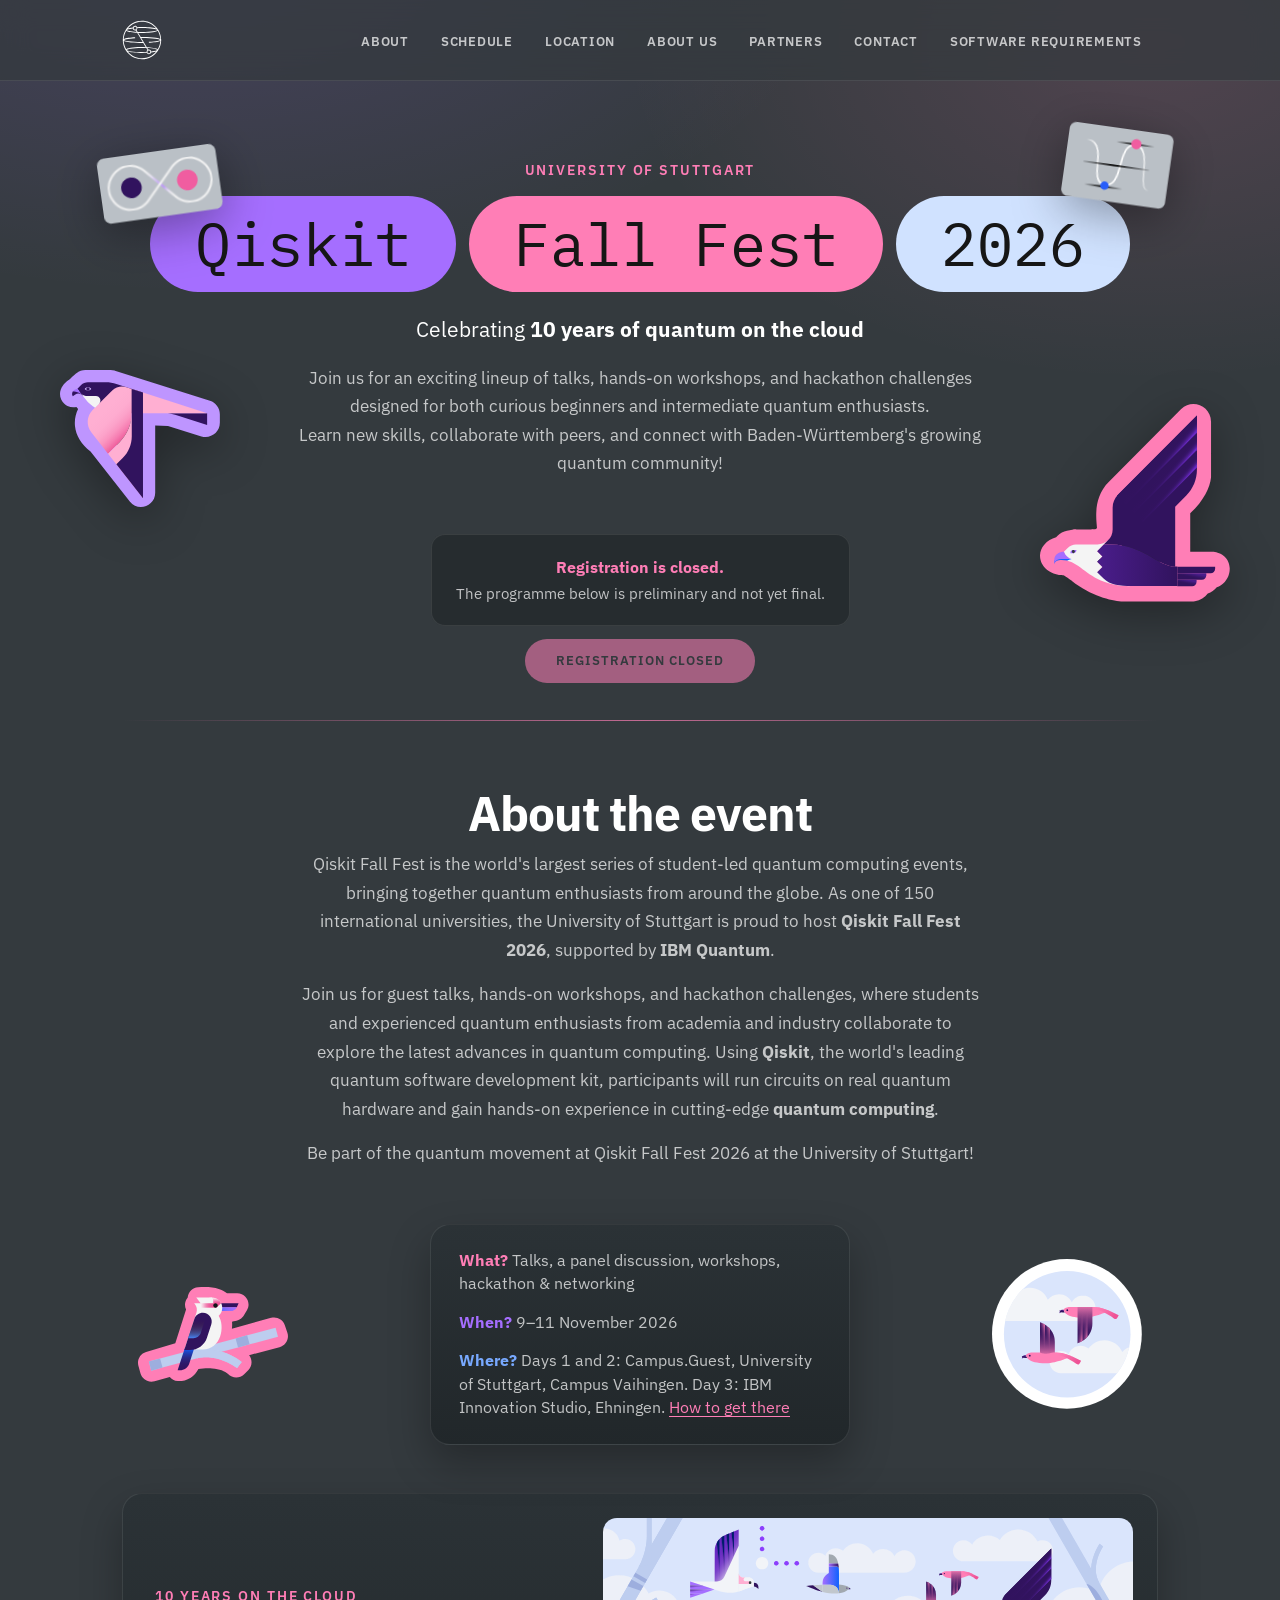
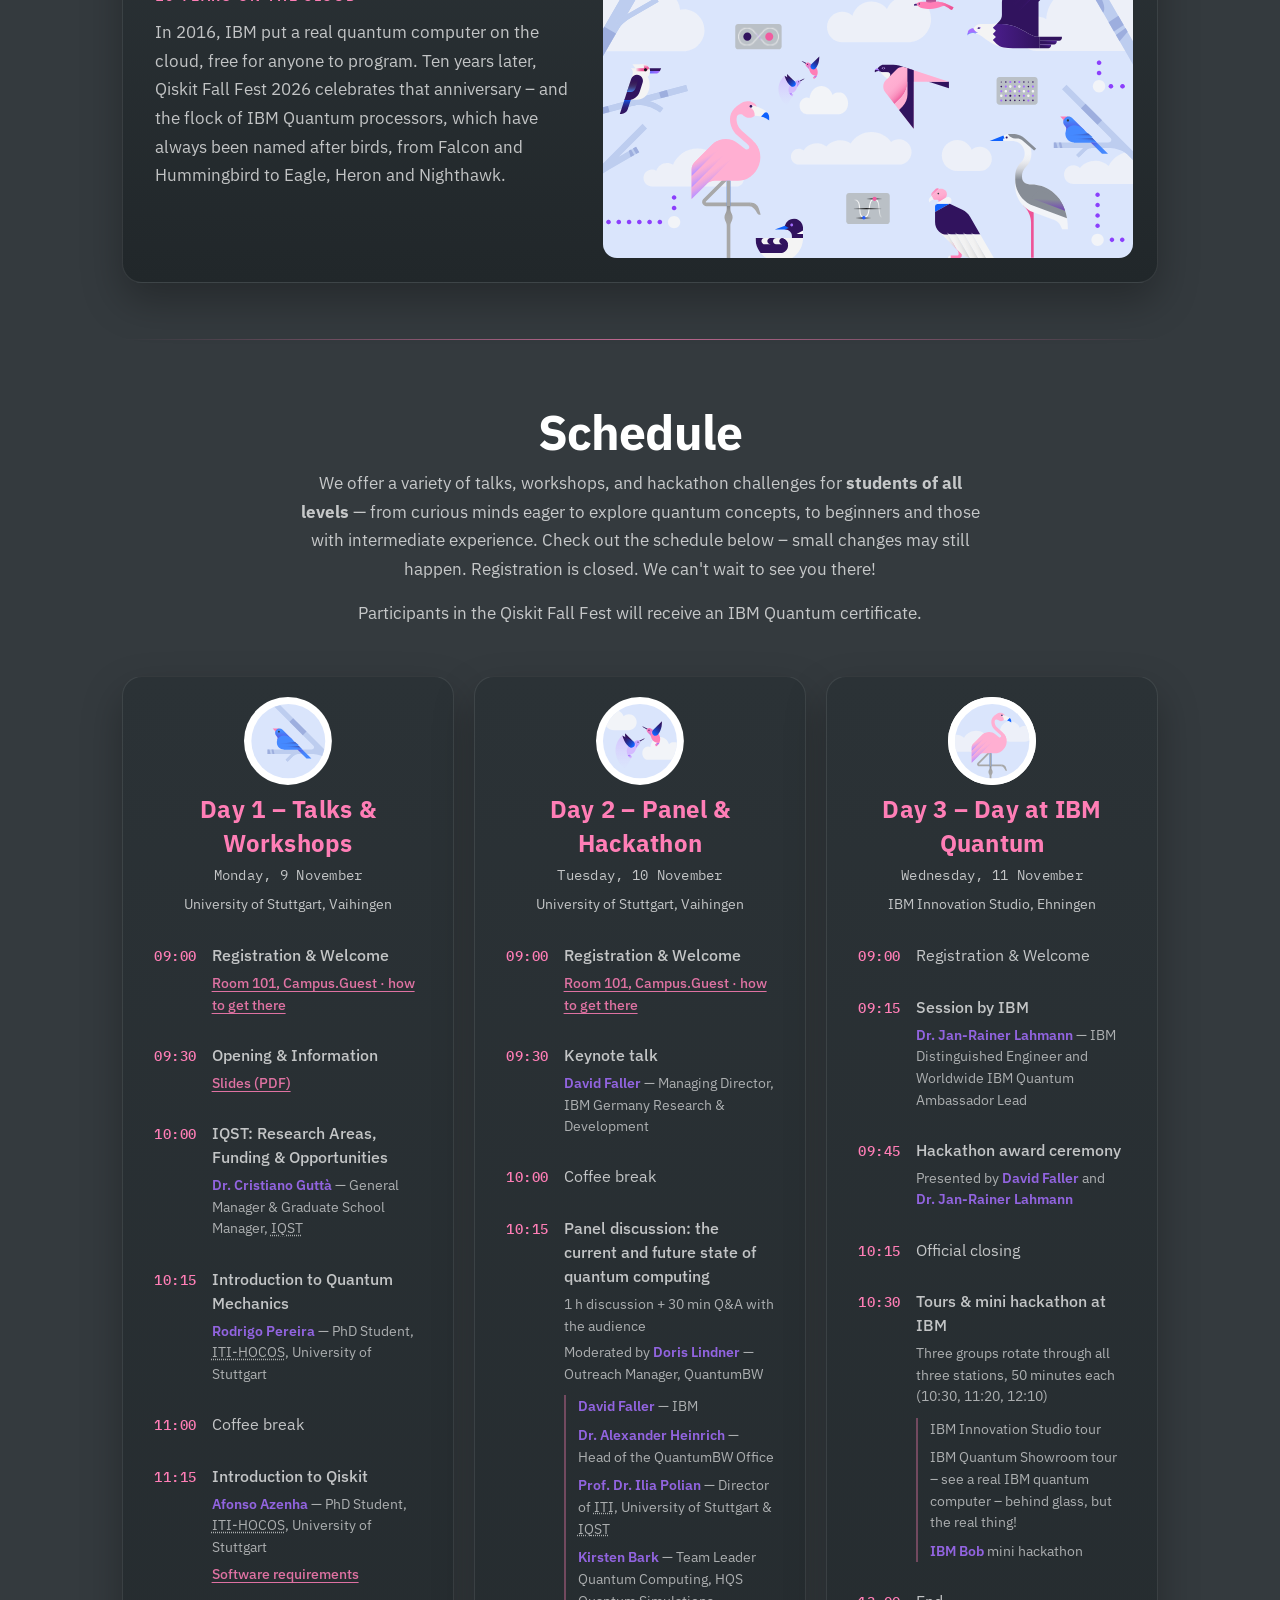
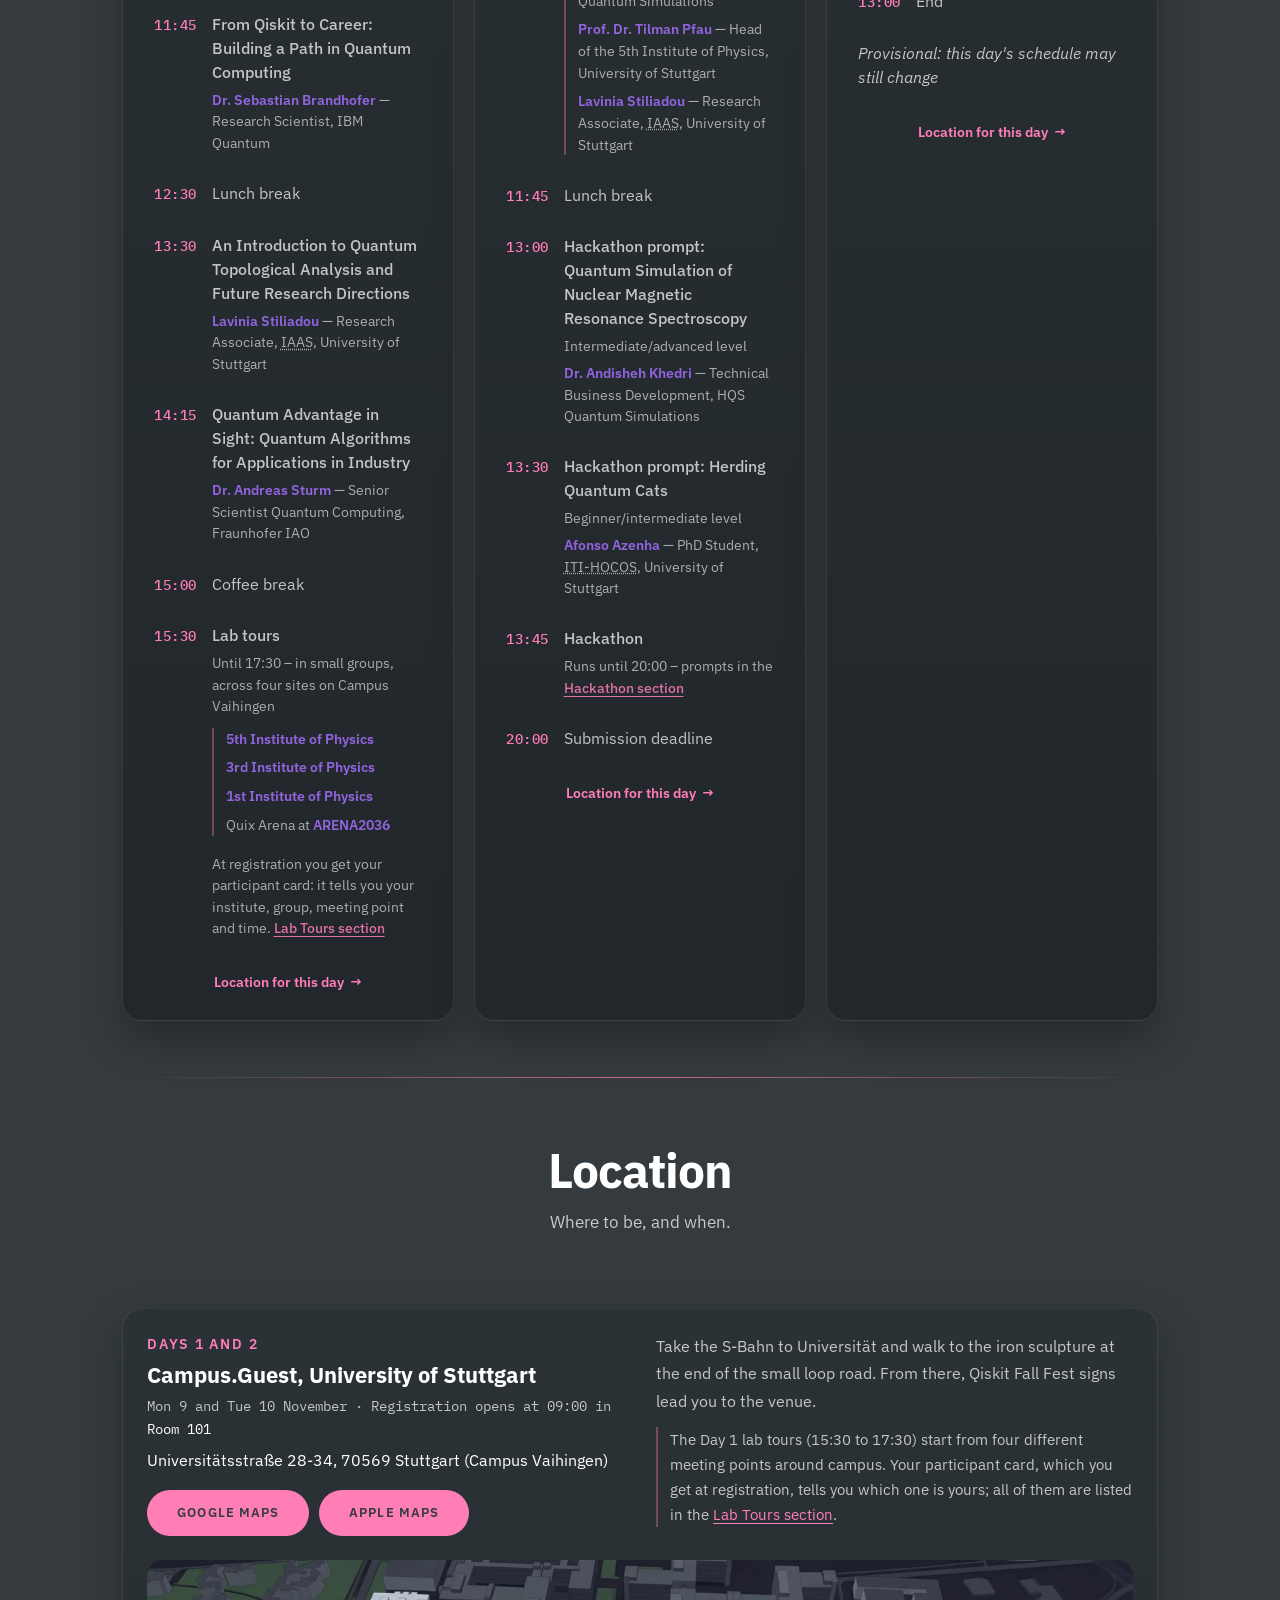
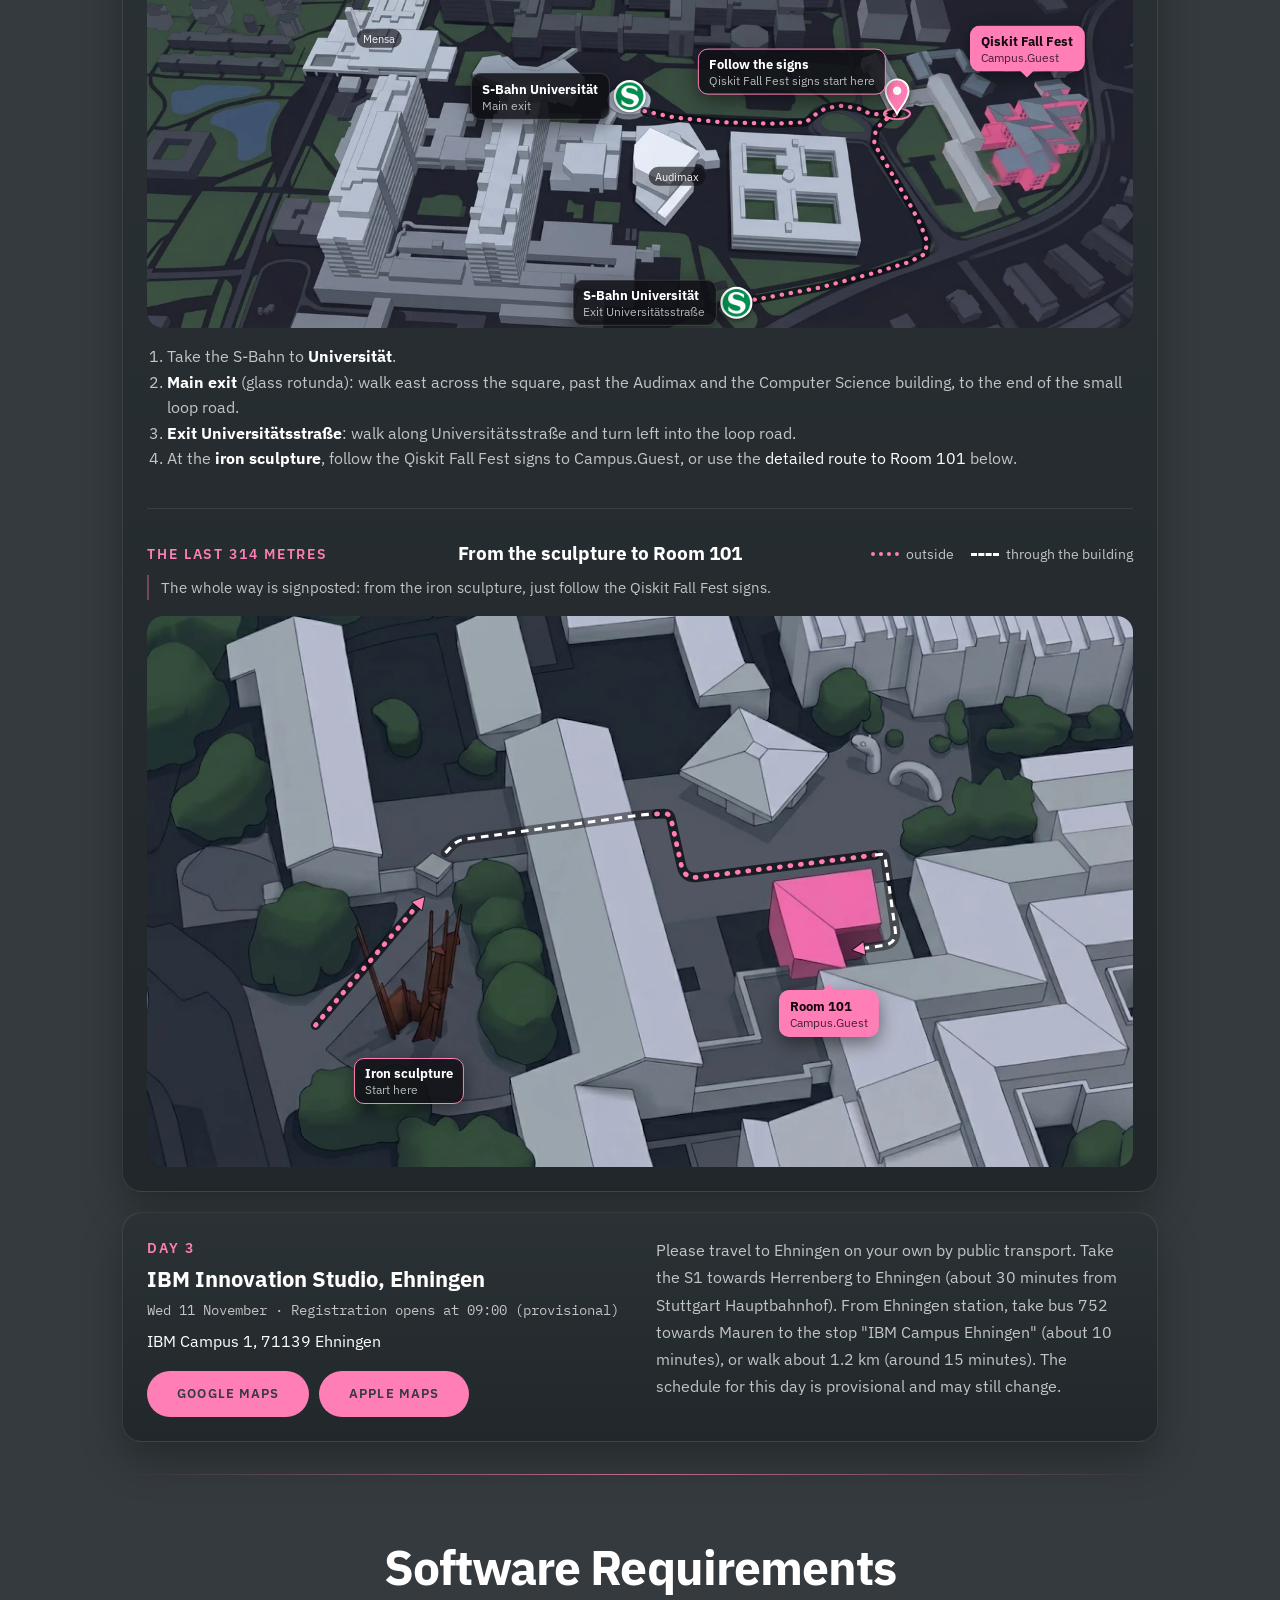
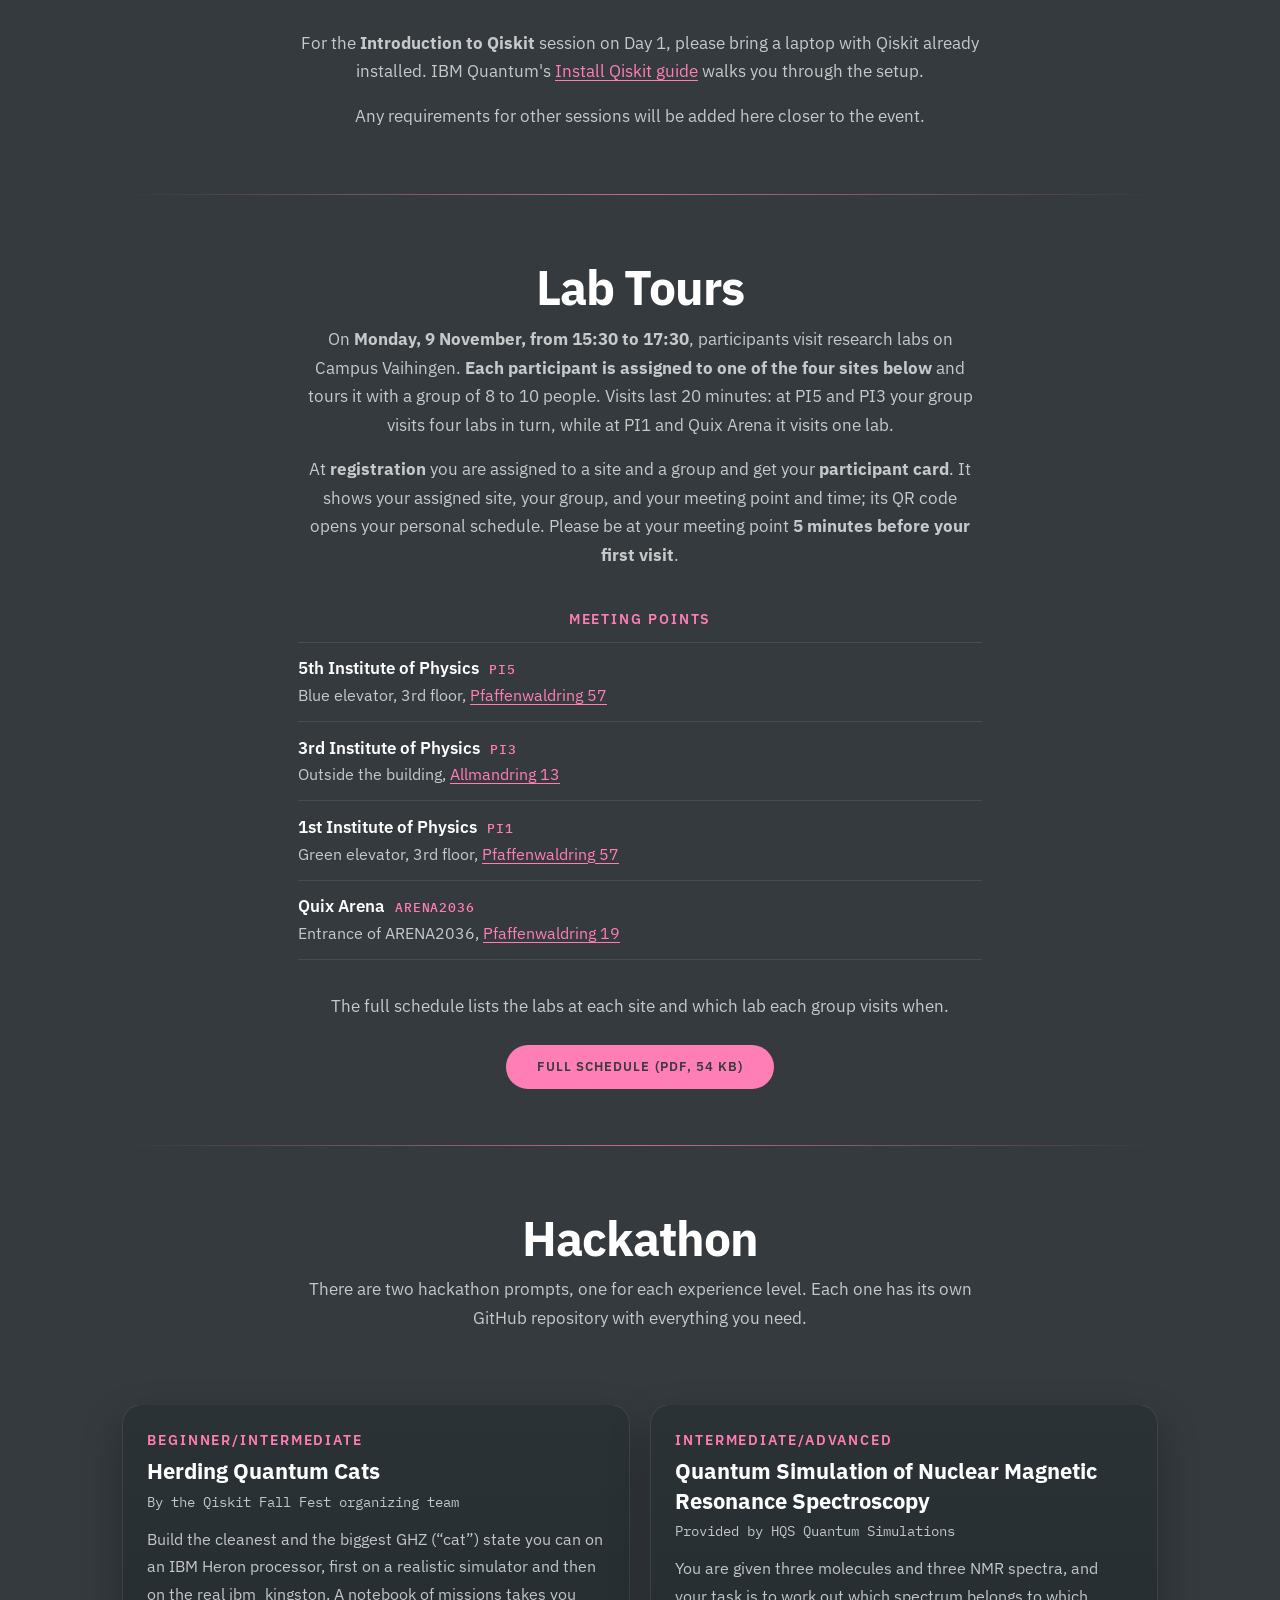
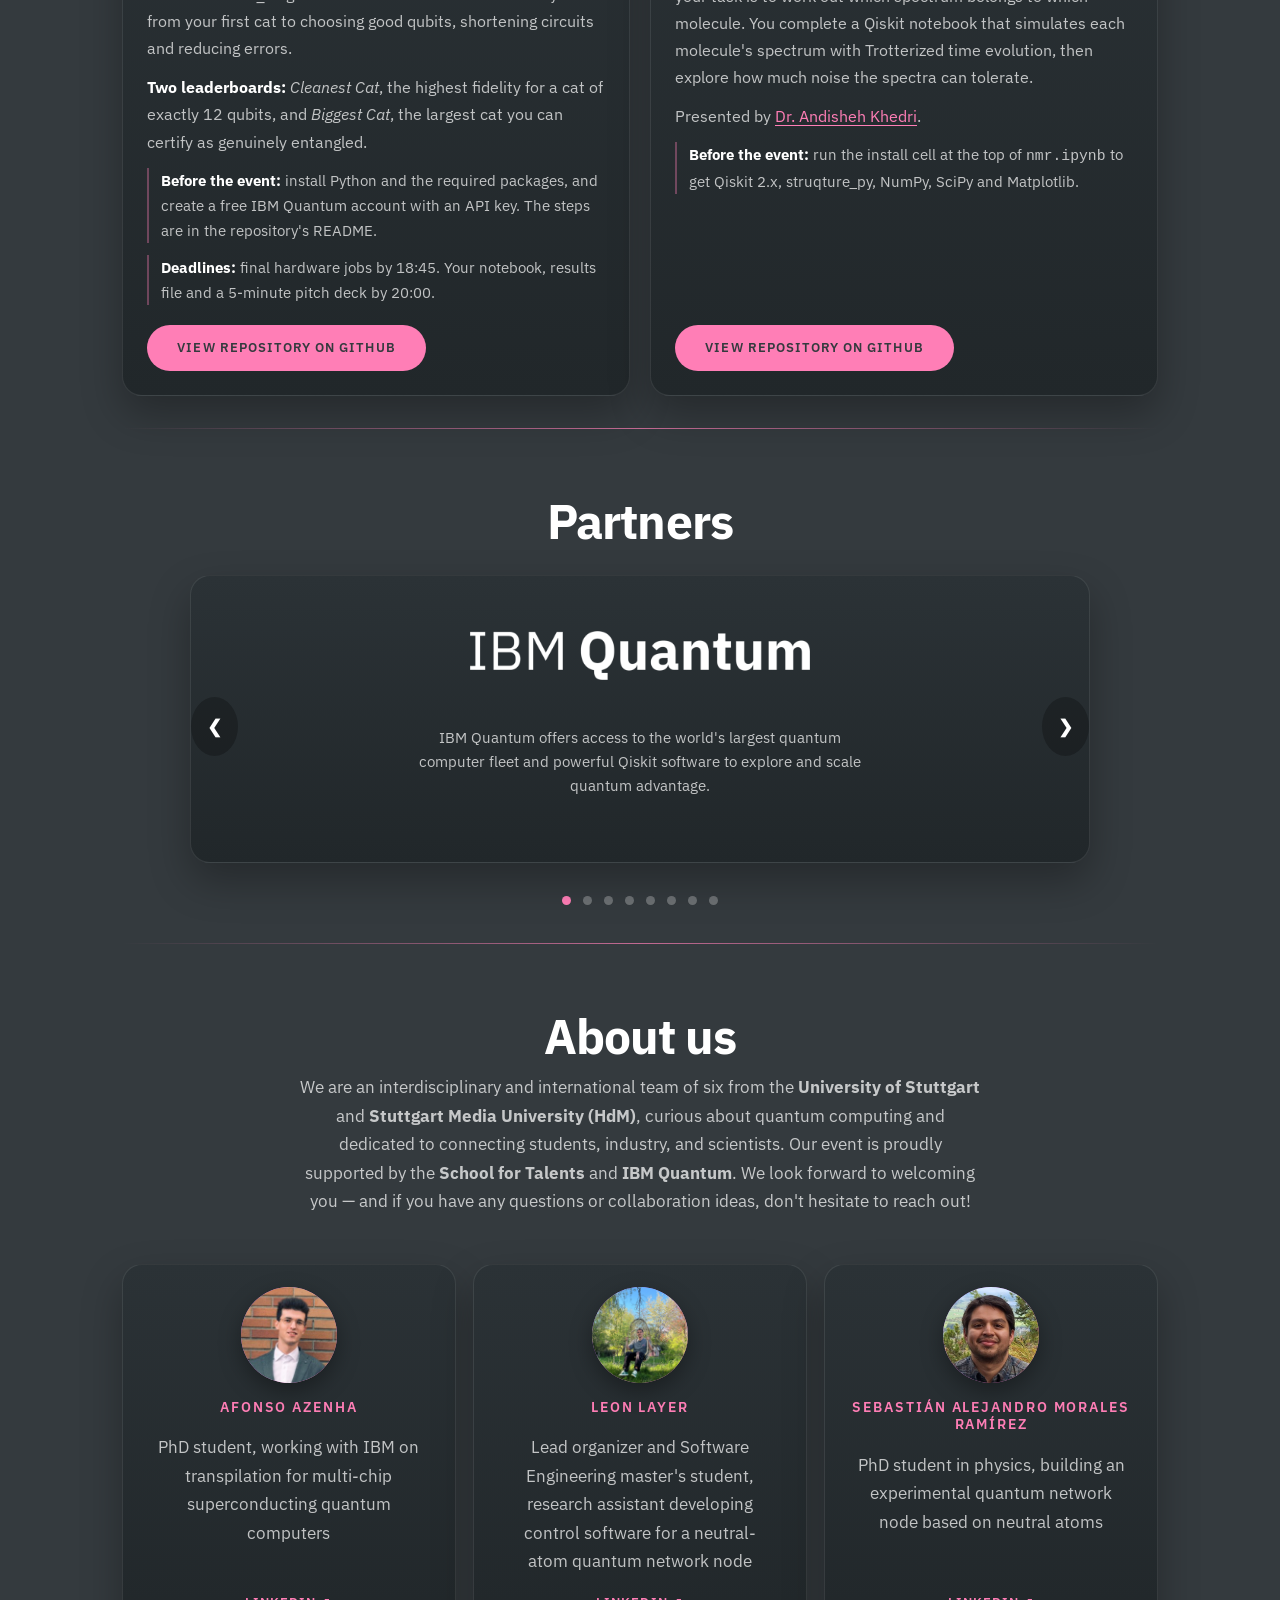
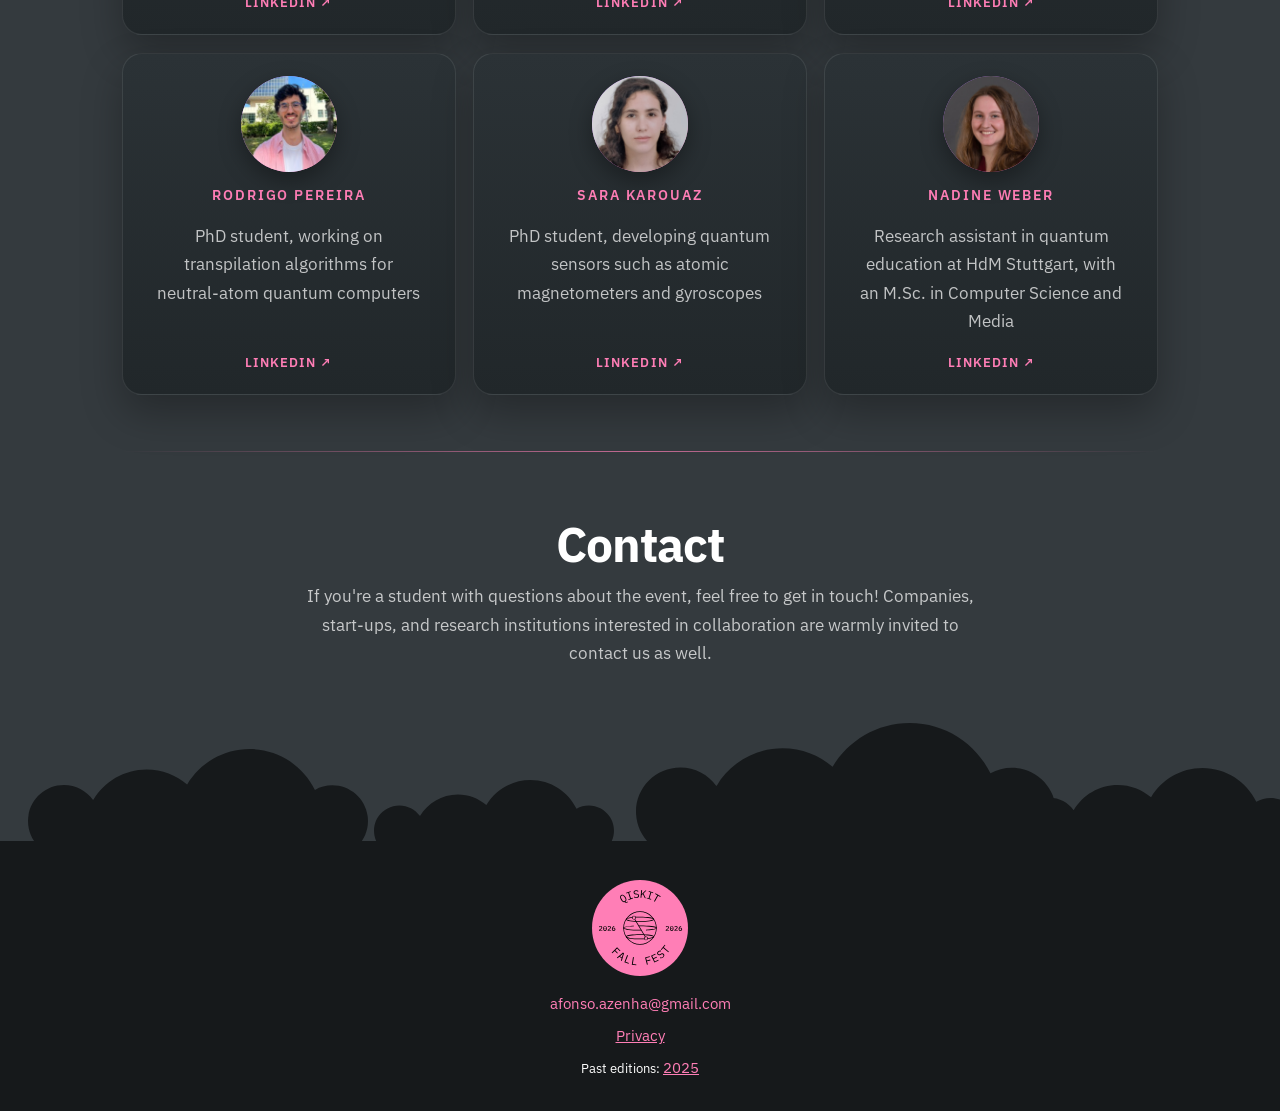
<file: index.html>
<!DOCTYPE html>
<html lang="en">

<head>
  <meta charset="UTF-8" />
  <meta name="viewport" content="width=device-width, initial-scale=1" />

  <title>Qiskit Fall Fest 2026 University of Stuttgart</title>
  <meta name="description"
    content="Three-day quantum computing event in Stuttgart, 9-11 November 2026, with talks, workshops, and a hackathon." />

  <!-- Open Graph -->
  <meta property="og:type" content="website" />
  <meta property="og:title" content="Qiskit Fall Fest 2026 University of Stuttgart" />
  <meta property="og:description"
    content="Talks, workshops, and a hackathon for beginners and intermediate participants. Build skills and connect with Stuttgart’s quantum community." />

  <!-- Twitter -->
  <meta name="twitter:card" content="summary_large_image" />
  <meta name="twitter:title" content="Qiskit Fall Fest 2026 University of Stuttgart" />
  <meta name="twitter:description"
    content="Talks, workshops, and a hackathon for beginners and intermediate participants. Build skills and connect with Stuttgart’s quantum community." />


  <!-- Theme color (browsers/UI) -->
  <meta name="theme-color" content="#000000" />

  <!-- Icons -->
  <link rel="apple-touch-icon" sizes="180x180" href="assets/favicon/apple-touch-icon.png" />
  <link rel="icon" type="image/png" sizes="16x16" href="assets/favicon/favicon-16x16.png" />
  <link rel="icon" type="image/png" sizes="32x32" href="assets/favicon/favicon-32x32.png" />
  <link rel="icon" type="image/png" sizes="192x192" href="assets/favicon/android-chrome-192x192.png" />
  <link rel="icon" type="image/png" sizes="512x512" href="assets/favicon/android-chrome-512x512.png" />
  <link rel="icon" type="image/x-icon" href="assets/favicon/favicon.ico" />
  <link rel="manifest" href="assets/favicon/site.webmanifest" />

  <link rel="stylesheet" href="css/style.css" />
  <link rel="stylesheet" href="css/utilities.css" />
</head>

<body>
  <header id="hero">
    <!-- Navbar -->
    <nav class="navbar">
      <div class="container">
        <!-- Logo -->
        <h1 id="logo">
          <a href="#header"><img src="assets/logo/qiskit/qiskit_white.svg" alt="Qiskit Fall Fest" /></a>
        </h1>
        <!-- Navbar links -->
        <ul class="nav-menu">
          <li><a class="nav-link" href="#about">ABOUT</a></li>
          <li><a class="nav-link" href="#schedule">SCHEDULE</a></li>
          <li><a class="nav-link" href="#location">LOCATION</a></li>
          <li><a class="nav-link" href="#aboutus">ABOUT US</a></li>
          <li><a class="nav-link" href="#partners">PARTNERS</a></li>
          <li><a class="nav-link" href="#contact">CONTACT</a></li>
          <li><a class="nav-link" href="#softwarerequirements">SOFTWARE REQUIREMENTS</a></li>

          <!-- Hamburger menu -->
        </ul>
        <div class="hamburger">
          <span class="bar"></span>
          <span class="bar"></span>
          <span class="bar"></span>
        </div>
      </div>
    </nav>

    <section id="header" class="header-container">
      <div class="hero-stickers hide-on-hamburger" aria-hidden="true">
        <img class="hero-sticker hero-sticker--qubits" src="assets/2026/sticker-qubits.svg" alt="" />
        <img class="hero-sticker hero-sticker--wave" src="assets/2026/sticker-wave.svg" alt="" />
        <img class="hero-sticker hero-sticker--bird" src="assets/2026/sticker-bird-pink.svg" alt="" />
        <img class="hero-sticker hero-sticker--eagle" src="assets/2026/sticker-eagle.svg" alt="" />
      </div>

      <div class="content-text">

        <h3>University of Stuttgart</h3>

        <h2 class="pill-title">
          <span class="pill pill--purple">Qiskit</span>
          <span class="pill pill--pink">Fall Fest</span>
          <span class="pill pill--blue">2026</span>
        </h2>

        <p class="theme-line">Celebrating <strong>10 years of quantum on the cloud</strong></p>

        <p>Join us for an exciting lineup of talks, hands-on workshops, and hackathon challenges designed for both
          curious beginners and intermediate quantum enthusiasts. <br>
          Learn new skills, collaborate with peers, and connect with Baden-Württemberg's growing quantum community!</p>
      </div>

      <div class="registration-notice">
        <p><strong data-registration="closed">Registration is closed.</strong><strong
            data-registration="open" hidden>Registration is open!</strong></p>
        <p>The programme below is preliminary and not yet final.</p>
      </div>
      <!-- Wired up by js/registration.js; stays disabled until REGISTRATION_OPEN is true -->
      <a id="registration-button" class="btn btn-secondary btn-disabled" aria-disabled="true">Registration closed</a>
      <p class="registration-privacy" data-registration="open" hidden>By registering you agree to our <a href="privacy/">privacy notice</a>.</p>
    </section>
  </header>


  <!-- About -->
  <section id="about" class="container textsection">
    <div class="division"></div>
    <div class="content-text">
      <h2>About the event</h2>
      <p>Qiskit Fall Fest is the world's largest series of student-led quantum computing events, bringing together
        quantum enthusiasts from around the globe. As one of 150 international universities, the University of Stuttgart
        is proud to host <strong>Qiskit Fall Fest 2026</strong>, supported by <strong>IBM Quantum</strong>.</p>

      <p> Join us for guest talks, hands-on workshops, and hackathon challenges, where students and experienced quantum
        enthusiasts from academia and industry collaborate to explore the latest advances in quantum computing. Using
        <strong>Qiskit</strong>, the world's leading quantum software development kit, participants will run circuits on
        real quantum hardware and gain hands-on experience in cutting-edge <strong>quantum computing</strong>.
      </p>

      <p>Be part of the quantum movement at Qiskit Fall Fest 2026 at the University of Stuttgart! </p>

      <div class="anietta-container">
        <img src="assets/2026/sticker-kookaburra.svg" alt="" class="side-graphic hide-on-hamburger">

        <div class="info-box">
          <div class="info-item"><strong>What?</strong> Talks, a panel discussion, workshops, hackathon &amp; networking</div>
          <div class="info-item"><strong>When?</strong> 9&ndash;11 November 2026</div>
          <div class="info-item"><strong>Where?</strong> Days 1 and 2: Campus.Guest, University of Stuttgart, Campus
            Vaihingen. Day 3: IBM Innovation Studio, Ehningen. <a href="#location">How to get there</a></div>
        </div>

        <img src="assets/2026/sticker-flying-birds.svg" alt="" class="side-graphic hide-on-hamburger">
      </div>

      <div class="theme-card">
        <div class="theme-card-text">
          <h3>10 years on the cloud</h3>
          <p>In 2016, IBM put a real quantum computer on the cloud, free for anyone to program. Ten years later,
            Qiskit Fall Fest 2026 celebrates that anniversary &ndash; and the flock of IBM Quantum processors, which
            have always been named after birds, from Falcon and Hummingbird to Eagle, Heron and Nighthawk.</p>
        </div>
        <img class="theme-card-art" src="assets/2026/birds-illustration.svg"
          alt="Illustration of birds among clouds, after the IBM Quantum processor families" />
      </div>
    </div>
  </section>


  <!-- Schedule -->
  <section id="schedule" class="container textsection">
    <div class="division"></div>
    <div class="content-text">
      <h2>Schedule</h2>
      <p>We offer a variety of talks, workshops, and hackathon challenges for <strong>students of all levels </strong> —
        from curious minds eager to explore quantum concepts, to beginners and those with intermediate experience. Check
        out the schedule below &ndash; small changes may still happen. <span data-registration="closed">Registration is closed.</span><span
          data-registration="open" hidden>Registration is open!</span> We can't
        wait to see you there! </p>
      <p>Participants in the Qiskit Fall Fest will receive an IBM Quantum certificate.</p>

      <section class="schedule">
        <div class="day">
          <div class="schedule-header">
            <img src="assets/2026/sticker-bluebird.svg" alt="" class="day-icon hide-on-hamburger">
            <h2>Day 1 – Talks & Workshops <span class="day-date">Monday, 9 November</span></h2>
          </div>
          <p class="day-location">University of Stuttgart, Vaihingen</p>
          <ul>
            <li>
              <span class="time">09:00</span>
              <div class="event-details">
                <div class="event-title">Registration &amp; Welcome</div>
                <div class="speaker-info"><a class="section-link" href="#walk-detail">Room 101, Campus.Guest &middot; how to get there</a></div>
              </div>
            </li>
            <li>
              <span class="time">09:30</span>
              <div class="event-details">
                <div class="event-title">Opening &amp; Information</div>
                <div class="speaker-info"><a class="section-link" href="assets/2026/opening-slides.pdf" target="_blank" rel="noopener">Slides (PDF)</a></div>
              </div>
            </li>
            <li>
              <span class="time">10:00</span>
              <div class="event-details">
                <div class="event-title">IQST: Research Areas, Funding &amp; Opportunities</div>
                <div class="speaker-info"><a href="https://www.linkedin.com/in/cristianogutta/" target="_blank" rel="noopener">Dr. Cristiano Guttà</a> — General Manager &amp; Graduate School Manager,
                  <abbr title="Center for Integrated Quantum Science and Technology">IQST</abbr></div>
              </div>
            </li>
            <li>
              <span class="time">10:15</span>
              <div class="event-details">
                <div class="event-title">Introduction to Quantum Mechanics</div>
                <div class="speaker-info"><a href="#team-rodrigo">Rodrigo Pereira</a> — PhD Student, <abbr title="Hardware Oriented Computer Science group, Institute of Computer Architecture and Computer Engineering">ITI-HOCOS</abbr>, University of Stuttgart</div>
              </div>
            </li>
            <li><span class="time">11:00</span> Coffee break</li>
            <li>
              <span class="time">11:15</span>
              <div class="event-details">
                <div class="event-title">Introduction to Qiskit</div>
                <div class="speaker-info"><a href="#team-afonso">Afonso Azenha</a> — PhD Student, <abbr title="Hardware Oriented Computer Science group, Institute of Computer Architecture and Computer Engineering">ITI-HOCOS</abbr>, University of Stuttgart</div>
                <div class="speaker-info"><a class="section-link" href="#softwarerequirements">Software requirements</a></div>
              </div>
            </li>
            <li>
              <span class="time">11:45</span>
              <div class="event-details">
                <div class="event-title">From Qiskit to Career: Building a Path in Quantum Computing</div>
                <div class="speaker-info"><a href="https://www.linkedin.com/in/sebastian-brandhofer/" target="_blank" rel="noopener">Dr. Sebastian Brandhofer</a> — Research Scientist,
                  IBM Quantum</div>
              </div>
            </li>
            <li><span class="time">12:30</span> Lunch break</li>
            <li>
              <span class="time">13:30</span>
              <div class="event-details">
                <div class="event-title">An Introduction to Quantum Topological Analysis and Future Research Directions</div>
                <div class="speaker-info"><a href="https://www.linkedin.com/in/lavinia-stiliadou-51561636b/" target="_blank" rel="noopener">Lavinia Stiliadou</a> — Research
                  Associate, <abbr title="Institute of Architecture of Application Systems">IAAS</abbr>, University of Stuttgart</div>
              </div>
            </li>
            <li>
              <span class="time">14:15</span>
              <div class="event-details">
                <div class="event-title">Quantum Advantage in Sight: Quantum Algorithms for Applications in Industry</div>
                <div class="speaker-info"><a href="https://www.linkedin.com/in/dr-andreas-sturm-757b7b202/" target="_blank" rel="noopener">Dr. Andreas Sturm</a> — Senior Scientist Quantum
                  Computing, Fraunhofer IAO</div>
              </div>
            </li>
            <li><span class="time">15:00</span> Coffee break</li>
            <li>
              <span class="time">15:30</span>
              <div class="event-details">
                <div class="event-title">Lab tours</div>
                <div class="speaker-info">Until 17:30 &ndash; in small groups, across four sites on Campus Vaihingen</div>
                <div class="panelists">
                  <div class="speaker-info"><a href="https://www.pi5.uni-stuttgart.de/" target="_blank" rel="noopener">5th Institute of Physics</a></div>
                  <div class="speaker-info"><a href="https://www.pi3.uni-stuttgart.de/" target="_blank" rel="noopener">3rd Institute of Physics</a></div>
                  <div class="speaker-info"><a href="https://www.pi1.uni-stuttgart.de/" target="_blank" rel="noopener">1st Institute of Physics</a></div>
                  <div class="speaker-info">Quix Arena at <a href="https://www.arena2036.de/" target="_blank" rel="noopener">ARENA2036</a></div>
                </div>
                <div class="speaker-info">At registration you get your participant card: it tells you your institute,
                  group, meeting point and time. <a class="section-link" href="#labtours">Lab Tours section</a></div>
              </div>
            </li>
          </ul>
          <a class="day-location-link" href="#location-campus">Location for this day <span aria-hidden="true">&rarr;</span></a>
        </div>

        <div class="day">
          <div class="schedule-header">
            <img src="assets/2026/sticker-hummingbirds.svg" alt="" class="day-icon hide-on-hamburger">
            <h2>Day 2 – Panel & Hackathon <span class="day-date">Tuesday, 10 November</span></h2>
          </div>
          <p class="day-location">University of Stuttgart, Vaihingen</p>
          <ul>
            <li>
              <span class="time">09:00</span>
              <div class="event-details">
                <div class="event-title">Registration &amp; Welcome</div>
                <div class="speaker-info"><a class="section-link" href="#walk-detail">Room 101, Campus.Guest &middot; how to get there</a></div>
              </div>
            </li>
            <li>
              <span class="time">09:30</span>
              <div class="event-details">
                <div class="event-title">Keynote talk</div>
                <div class="speaker-info"><a href="https://www.linkedin.com/in/dfaller/" target="_blank" rel="noopener">David Faller</a> — Managing Director, IBM
                  Germany Research &amp; Development</div>
              </div>
            </li>
            <li><span class="time">10:00</span> Coffee break</li>
            <li>
              <span class="time">10:15</span>
              <div class="event-details">
                <div class="event-title">Panel discussion: the current and future state of quantum computing</div>
                <div class="speaker-info">1 h discussion + 30 min Q&A with the audience</div>
                <div class="speaker-info">Moderated by <a href="https://www.linkedin.com/in/doris-lindner-117a31b3/" target="_blank" rel="noopener">Doris Lindner</a> — Outreach
                  Manager, QuantumBW</div>
                <div class="panelists">
                  <div class="speaker-info"><a href="https://www.linkedin.com/in/dfaller/" target="_blank" rel="noopener">David Faller</a> — IBM</div>
                  <div class="speaker-info"><a href="https://www.linkedin.com/in/alexander-heinrich-341364ba/" target="_blank" rel="noopener">Dr. Alexander Heinrich</a> — Head of the
                    QuantumBW Office</div>
                  <div class="speaker-info"><a href="https://www.linkedin.com/in/ilia-polian-08a1868/" target="_blank" rel="noopener">Prof. Dr. Ilia Polian</a> — Director of
                    <abbr title="Institute of Computer Architecture and Computer Engineering">ITI</abbr>, University of Stuttgart &amp;
                    <abbr title="Center for Integrated Quantum Science and Technology">IQST</abbr></div>
                  <div class="speaker-info"><a href="https://www.linkedin.com/in/kirsten-bark-a0248b165/" target="_blank" rel="noopener">Kirsten Bark</a> — Team Leader Quantum
                    Computing, HQS Quantum Simulations</div>
                  <div class="speaker-info"><a href="https://www.linkedin.com/in/tilman-pfau-3679a8194/" target="_blank" rel="noopener">Prof. Dr. Tilman Pfau</a> — Head of the
                    5th Institute of Physics, University of Stuttgart</div>
                  <div class="speaker-info"><a href="https://www.linkedin.com/in/lavinia-stiliadou-51561636b/" target="_blank" rel="noopener">Lavinia Stiliadou</a> — Research
                    Associate, <abbr title="Institute of Architecture of Application Systems">IAAS</abbr>, University of Stuttgart</div>
                </div>
              </div>
            </li>
            <li><span class="time">11:45</span> Lunch break</li>
            <li>
              <span class="time">13:00</span>
              <div class="event-details">
                <div class="event-title">Hackathon prompt: Quantum Simulation of Nuclear Magnetic Resonance Spectroscopy</div>
                <div class="speaker-info">Intermediate/advanced level</div>
                <div class="speaker-info"><a href="https://www.linkedin.com/in/andisheh-khedri-740409176/" target="_blank" rel="noopener">Dr. Andisheh Khedri</a> — Technical
                  Business Development, HQS Quantum Simulations</div>
              </div>
            </li>
            <li>
              <span class="time">13:30</span>
              <div class="event-details">
                <div class="event-title">Hackathon prompt: Herding Quantum Cats</div>
                <div class="speaker-info">Beginner/intermediate level</div>
                <div class="speaker-info"><a href="#team-afonso">Afonso Azenha</a> — PhD Student, <abbr title="Hardware Oriented Computer Science group, Institute of Computer Architecture and Computer Engineering">ITI-HOCOS</abbr>, University of Stuttgart</div>
              </div>
            </li>
            <li>
              <span class="time">13:45</span>
              <div class="event-details">
                <div class="event-title">Hackathon</div>
                <div class="speaker-info">Runs until 20:00 &ndash; prompts in the
                  <a class="section-link" href="#hackathon">Hackathon section</a></div>
              </div>
            </li>
            <li><span class="time">20:00</span> Submission deadline</li>
          </ul>
          <a class="day-location-link" href="#location-campus">Location for this day <span aria-hidden="true">&rarr;</span></a>
        </div>

        <div class="day">
          <div class="schedule-header">
            <img src="assets/2026/sticker-flamingo.svg" alt="" class="day-icon hide-on-hamburger">
            <h2>Day 3 – Day at IBM Quantum <span class="day-date">Wednesday, 11 November</span></h2>
          </div>
          <p class="day-location">IBM Innovation Studio, Ehningen</p>
          <ul>
            <li><span class="time">09:00</span> Registration &amp; Welcome</li>
            <li>
              <span class="time">09:15</span>
              <div class="event-details">
                <div class="event-title">Session by IBM</div>
                <div class="speaker-info"><a href="https://www.linkedin.com/in/janlahmann/" target="_blank" rel="noopener">Dr. Jan-Rainer Lahmann</a> — IBM Distinguished Engineer and Worldwide IBM Quantum Ambassador Lead</div>
              </div>
            </li>
            <li>
              <span class="time">09:45</span>
              <div class="event-details">
                <div class="event-title">Hackathon award ceremony</div>
                <div class="speaker-info">Presented by <a href="https://www.linkedin.com/in/dfaller/" target="_blank" rel="noopener">David Faller</a> and <a href="https://www.linkedin.com/in/janlahmann/" target="_blank" rel="noopener">Dr. Jan-Rainer Lahmann</a></div>
              </div>
            </li>
            <li><span class="time">10:15</span> Official closing</li>
            <li>
              <span class="time">10:30</span>
              <div class="event-details">
                <div class="event-title">Tours &amp; mini hackathon at IBM</div>
                <div class="speaker-info">Three groups rotate through all three stations, 50 minutes each (10:30, 11:20,
                  12:10)</div>
                <div class="panelists">
                  <div class="speaker-info">IBM Innovation Studio tour</div>
                  <div class="speaker-info">IBM Quantum Showroom tour &ndash; see a real IBM quantum computer &ndash;
                    behind glass, but the real thing!</div>
                  <div class="speaker-info"><a href="https://bob.ibm.com/" target="_blank" rel="noopener">IBM Bob</a> mini hackathon</div>
                </div>
              </div>
            </li>
            <li><span class="time">13:00</span> End</li>
            <li><em>Provisional: this day's schedule may still change</em></li>
          </ul>
          <a class="day-location-link" href="#location-ibm">Location for this day <span aria-hidden="true">&rarr;</span></a>
        </div>
      </section>
    </div>
  </section>

  <!-- Location -->
  <section id="location" class="container textsection">
    <div class="division"></div>
    <div class="content-text">
      <h2>Location</h2>
      <p>Where to be, and when.</p>
    </div>

    <div class="location-blocks">
      <article id="location-campus" class="location-block">
        <div class="location-info">
          <div class="location-head">
            <p class="location-eyebrow">Days 1 and 2</p>
            <h3 class="location-title">Campus.Guest, University of Stuttgart</h3>
            <p class="location-meta">Mon 9 and Tue 10 November &middot; Registration opens at 09:00 in <a href="#walk-detail">Room 101</a></p>
            <address class="location-address">Universitätsstraße 28-34, 70569 Stuttgart (Campus Vaihingen)</address>
            <div class="location-buttons">
              <a class="btn btn-secondary"
                href="https://www.google.com/maps/search/?api=1&amp;query=Campus.Guest%2C%20Universit%C3%A4tsstra%C3%9Fe%2C%2070569%20Stuttgart"
                target="_blank" rel="noopener">Google Maps</a>
              <a class="btn btn-secondary"
                href="https://maps.apple.com/?q=Campus.Guest%2C%20Universit%C3%A4tsstra%C3%9Fe%2C%2070569%20Stuttgart"
                target="_blank" rel="noopener">Apple Maps</a>
            </div>
          </div>
          <div class="location-text">
            <p>Take the S-Bahn to Universität and walk to the iron sculpture at the end of the small loop road. From
              there, Qiskit Fall Fest signs lead you to the venue.</p>
            <p class="location-note">The Day 1 lab tours (15:30 to 17:30) start from four different meeting points
              around campus. Your participant card, which you get at registration, tells you which one is yours; all of
              them are listed in the
              <a href="#labtours">Lab Tours section</a>.</p>
          </div>
        </div>

        <!-- Campus map: overlay coordinates use the 2576 x 961 pixel grid of the image -->
        <figure class="vm-figure">
          <div class="vm-scroller" tabindex="0" aria-label="Campus map, scroll sideways on small screens">
            <div class="vm-canvas">
              <img
                class="vm-image"
                src="assets/2026/map/campus-map-1400.webp"
                srcset="assets/2026/map/campus-map-1400.webp 1400w, assets/2026/map/campus-map-2576.webp 2576w"
                sizes="(max-width: 760px) 180vw, (max-width: 1400px) 100vw, 1300px"
                width="2576" height="961" loading="lazy" decoding="async"
                alt="Illustrated map of Campus Vaihingen. Walking routes lead from both exits of the S-Bahn station Universität to an iron sculpture at the end of a small loop road off Universitätsstraße. The venue Campus.Guest, highlighted in pink, is right next to it.">

              <svg class="vm-overlay" viewBox="0 0 2576 961" aria-hidden="true" focusable="false">
                <!-- walking routes: from the rotunda exit and from the Universitätsstraße exit to the sculpture -->
                <g class="vm-route">
                  <path class="vm-route__casing" d="M1300 395 L1380 412 L1500 424 L1640 428 L1722 424 L1745 405 L1772 388 L1812 381 L1856 387 L1890 402 L1922 404 L1960 402"/>
                  <path class="vm-route__line"   d="M1300 395 L1380 412 L1500 424 L1640 428 L1722 424 L1745 405 L1772 388 L1812 381 L1856 387 L1890 402 L1922 404 L1960 402"/>
                </g>
                <g class="vm-route">
                  <path class="vm-route__casing" d="M1540 896 L1610 884 L1760 856 L1900 818 L1990 790 L2034 768 L2038 735 L2020 688 L1995 642 L1962 585 L1928 528 L1900 480 L1904 444 L1928 418 L1960 402"/>
                  <path class="vm-route__line"   d="M1540 896 L1610 884 L1760 856 L1900 818 L1990 790 L2034 768 L2038 735 L2020 688 L1995 642 L1962 585 L1928 528 L1900 480 L1904 444 L1928 418 L1960 402"/>
                </g>

                <!-- S-Bahn exits -->
                <g class="vm-sbahn" transform="translate(1261 356)">
                  <g class="vm-sbahn__icon">
                    <circle r="42"/>
                    <image href="assets/2026/map/s-bahn.png" x="-36" y="-36" width="72" height="72"/>
                  </g>
                </g>
                <g class="vm-sbahn" transform="translate(1540 896)">
                  <g class="vm-sbahn__icon">
                    <circle r="42"/>
                    <image href="assets/2026/map/s-bahn.png" x="-36" y="-36" width="72" height="72"/>
                  </g>
                </g>

                <!-- start of signage: iron sculpture -->
                <g class="vm-pin" transform="translate(1960 402)">
                  <ellipse class="vm-pin__pulse" rx="34" ry="14"/>
                  <g class="vm-pin__icon">
                    <ellipse class="vm-pin__shadow" rx="16" ry="6"/>
                    <path class="vm-pin__body" d="M0 0 C-8 -18 -30 -34 -30 -60 A30 30 0 1 1 30 -60 C30 -34 8 -18 0 0 Z"/>
                    <circle class="vm-pin__dot" cy="-60" r="11"/>
                  </g>
                </g>
              </svg>

              <!-- labels: --x / --y are pixel positions on the 2576 x 961 image -->
              <div class="vm-label vm-label--sbahn vm-label--left" style="--x:1208; --y:356" aria-hidden="true">
                <strong>S-Bahn Universität</strong><span>Main exit</span>
              </div>
              <div class="vm-label vm-label--sbahn vm-label--left" style="--x:1488; --y:896" aria-hidden="true">
                <strong>S-Bahn Universität</strong><span>Exit Universitätsstraße</span>
              </div>
              <div class="vm-label vm-label--start vm-label--above-left" style="--x:1930; --y:352" aria-hidden="true">
                <strong>Follow the signs</strong><span>Qiskit Fall Fest signs start here</span>
              </div>
              <div class="vm-label vm-label--venue vm-label--above" style="--x:2300; --y:318" aria-hidden="true">
                <strong>Qiskit Fall Fest</strong><span>Campus.Guest</span>
              </div>

              <div class="vm-tag" style="--x:606; --y:204" aria-hidden="true">Mensa</div>
              <div class="vm-tag" style="--x:1385; --y:565" aria-hidden="true">Audimax</div>
            </div>
          </div>
          <p class="vm-hint" aria-hidden="true">Swipe to see the whole map</p>

          <figcaption class="vm-caption">
            <ol class="vm-steps">
              <li>Take the S-Bahn to <strong>Universität</strong>.</li>
              <li><strong>Main exit</strong> (glass rotunda): walk east across the square, past the Audimax and the Computer Science building, to the end of the small loop road.</li>
              <li><strong>Exit Universitätsstraße</strong>: walk along Universitätsstraße and turn left into the loop road.</li>
              <li>At the <strong>iron sculpture</strong>, follow the Qiskit Fall Fest signs to Campus.Guest, or use the
                <a href="#walk-detail">detailed route to Room 101</a> below.</li>
            </ol>
          </figcaption>
        </figure>

        <!-- Detail map: from the iron sculpture to Room 101. Room and sculpture are part of the image. Overlay coordinates use the 1024 x 572 pixel grid of the image -->
        <section id="walk-detail" class="walk-detail" aria-labelledby="walk-detail-title">
          <div class="walk-detail__head">
            <p class="location-eyebrow">The last 314 metres</p>
            <h4 id="walk-detail-title" class="walk-detail__title">From the sculpture to Room 101</h4>
            <p class="walk-detail__legend" aria-hidden="true">
              <span class="walk-key walk-key--out"></span>outside
              <span class="walk-key walk-key--in"></span>through the building
            </p>
          </div>
          <p class="walk-detail__note">The whole way is signposted: from the iron sculpture, just follow the Qiskit Fall Fest signs.</p>

          <figure class="vm-figure vm-figure--detail">
            <div class="vm-scroller" tabindex="0" data-map-start="0.14" aria-label="Detail map, scroll sideways on small screens">
              <div class="vm-canvas">
                <img
                  class="vm-image"
                  src="assets/2026/map/detail/detail-map-1024.webp"
                  width="1024" height="572" loading="lazy" decoding="async"
                  alt="Illustrated close-up of the buildings around Campus.Guest. The route starts at the iron sculpture, goes through the glass entrance and the building behind it, back outside past a glass pavilion, and along a covered glass walkway to Room 101, highlighted in pink.">

                <svg class="vm-overlay" viewBox="0 0 1024 572" aria-hidden="true" focusable="false">
                  <!-- outside: from the sculpture straight to the glass entrance -->
                  <g class="vm-route">
                    <path class="vm-route__casing" d="M175 425 L281 300.4"/>
                    <path class="vm-route__line"   d="M175 425 L281 300.4"/>
                  </g>
                  <!-- inside: past the reception and straight through the building -->
                  <g class="vm-route vm-route--indoor">
                    <path class="vm-route__casing" d="M310 246 L316.6 238.8 Q322 233 329.9 231.9 L506.8 207.5 Q518 206 529.2 205.6"/>
                    <path class="vm-route__line"   d="M310 246 L316.6 238.8 Q322 233 329.9 231.9 L506.8 207.5 Q518 206 529.2 205.6"/>
                  </g>
                  <!-- outside: out, down the slope, then along the wing to the glass walkway -->
                  <g class="vm-route">
                    <path class="vm-route__casing" d="M529.2 205.6 L536.8 205.2 Q543 205 544.3 211 L555 259.3 Q558 273 571.9 271.3 L739.9 250.3 L756.1 248.2"/>
                    <path class="vm-route__line"   d="M529.2 205.6 L536.8 205.2 Q543 205 544.3 211 L555 259.3 Q558 273 571.9 271.3 L739.9 250.3 L756.1 248.2"/>
                  </g>
                  <!-- inside: through the glass walkway, then right into the room -->
                  <g class="vm-route vm-route--indoor">
                    <path class="vm-route__casing" d="M756.1 248.2 L761.5 247.6 Q766 247 766.6 251.4 L777.1 326.1 Q779 340 765.2 342.1 L744 345.3"/>
                    <path class="vm-route__line"   d="M756.1 248.2 L761.5 247.6 Q766 247 766.6 251.4 L777.1 326.1 Q779 340 765.2 342.1 L744 345.3"/>
                  </g>
                  <!-- arrows: into the entrance, into the room -->
                  <polygon class="vm-arrow" points="288,292 285.3,305.4 275.3,297.1"/>
                  <polygon class="vm-arrow" points="733,347 743.9,338.7 745.9,351.6"/>
                </svg>

                <div class="vm-label vm-label--start vm-label--below" style="--x:272; --y:446" aria-hidden="true">
                  <strong>Iron sculpture</strong><span>Start here</span>
                </div>
                <div class="vm-label vm-label--venue vm-label--below" style="--x:708; --y:376" aria-hidden="true">
                  <strong>Room 101</strong><span>Campus.Guest</span>
                </div>
              </div>
            </div>
            <p class="vm-hint" aria-hidden="true">Swipe to see the whole map</p>
          </figure>
        </section>
      </article>

      <article id="location-ibm" class="location-block">
        <div class="location-info">
          <div class="location-head">
            <p class="location-eyebrow">Day 3</p>
            <h3 class="location-title">IBM Innovation Studio, Ehningen</h3>
            <p class="location-meta">Wed 11 November &middot; Registration opens at 09:00 (provisional)</p>
            <address class="location-address">IBM Campus 1, 71139 Ehningen</address>
            <div class="location-buttons">
              <a class="btn btn-secondary"
                href="https://www.google.com/maps/search/?api=1&amp;query=IBM%20Innovation%20Studio%2C%20IBM%20Campus%201%2C%2071139%20Ehningen"
                target="_blank" rel="noopener">Google Maps</a>
              <a class="btn btn-secondary"
                href="https://maps.apple.com/?q=IBM%20Innovation%20Studio%2C%20IBM%20Campus%201%2C%2071139%20Ehningen"
                target="_blank" rel="noopener">Apple Maps</a>
            </div>
          </div>
          <div class="location-text">
            <p>Please travel to Ehningen on your own by public transport. Take the S1 towards Herrenberg to Ehningen
              (about 30 minutes from Stuttgart Hauptbahnhof). From Ehningen station, take bus 752 towards Mauren to the
              stop "IBM Campus Ehningen" (about 10 minutes), or walk about 1.2 km (around 15 minutes). The schedule for
              this day is provisional and may still change.</p>
          </div>
        </div>
      </article>
    </div>
  </section>

    <!-- Software Requirements for Keynotes and Workshops -->
  <section id="softwarerequirements" class="container textsection">
    <div class="division"></div>
    <div class="content-text">

      <h2>Software Requirements</h2>
      <br>
      <p>
        For the <strong>Introduction to Qiskit</strong> session on Day 1, please bring a laptop with Qiskit already
        installed. IBM Quantum's <a href="https://quantum.cloud.ibm.com/docs/en/guides/install-qiskit"
          target="_blank" rel="noopener">Install Qiskit guide</a> walks you through the setup.
      </p>
      <p>Any requirements for other sessions will be added here closer to the event.</p>
    </div>
  </section>

  <!-- Lab Tours (Day 1 afternoon) -->
  <section id="labtours" class="container textsection">
    <div class="division"></div>
    <div class="content-text">
      <h2>Lab Tours</h2>
      <p>
        On <strong>Monday, 9 November, from 15:30 to 17:30</strong>, participants visit research labs on Campus
        Vaihingen. <strong>Each participant is assigned to one of the four sites below</strong> and tours it with a
        group of 8 to 10 people. Visits last 20 minutes: at PI5 and PI3 your group visits four labs in turn, while at
        PI1 and Quix Arena it visits one lab.
      </p>
      <p>
        At <strong>registration</strong> you are assigned to a site and a group and get your
        <strong>participant card</strong>. It shows your assigned site, your group, and your meeting point and time;
        its QR code opens your personal schedule. Please be at your meeting point <strong>5 minutes before your first
        visit</strong>.
      </p>
      <h3>Meeting points</h3>
      <ul class="tour-meet-list">
        <li>
          <span class="tour-meet-site"><a href="https://www.pi5.uni-stuttgart.de/" target="_blank" rel="noopener">5th Institute of Physics</a> <span class="tour-meet-code">PI5</span></span>
          <span class="tour-meet-spot">Blue elevator, 3rd floor,
            <a href="https://www.google.com/maps/search/?api=1&amp;query=Pfaffenwaldring%2057%2C%2070569%20Stuttgart" target="_blank" rel="noopener">Pfaffenwaldring 57</a></span>
        </li>
        <li>
          <span class="tour-meet-site"><a href="https://www.pi3.uni-stuttgart.de/" target="_blank" rel="noopener">3rd Institute of Physics</a> <span class="tour-meet-code">PI3</span></span>
          <span class="tour-meet-spot">Outside the building,
            <a href="https://www.google.com/maps/search/?api=1&amp;query=Allmandring%2013%2C%2070569%20Stuttgart" target="_blank" rel="noopener">Allmandring 13</a></span>
        </li>
        <li>
          <span class="tour-meet-site"><a href="https://www.pi1.uni-stuttgart.de/" target="_blank" rel="noopener">1st Institute of Physics</a> <span class="tour-meet-code">PI1</span></span>
          <span class="tour-meet-spot">Green elevator, 3rd floor,
            <a href="https://www.google.com/maps/search/?api=1&amp;query=Pfaffenwaldring%2057%2C%2070569%20Stuttgart" target="_blank" rel="noopener">Pfaffenwaldring 57</a></span>
        </li>
        <li>
          <span class="tour-meet-site">Quix Arena <span class="tour-meet-code">ARENA2036</span></span>
          <span class="tour-meet-spot">Entrance of ARENA2036,
            <a href="https://www.google.com/maps/search/?api=1&amp;query=ARENA2036%2C%20Pfaffenwaldring%2019%2C%2070569%20Stuttgart" target="_blank" rel="noopener">Pfaffenwaldring 19</a></span>
        </li>
      </ul>
      <p>The full schedule lists the labs at each site and which lab each group visits when.</p>
      <div class="location-buttons">
        <a class="btn btn-secondary" href="assets/2026/lab-tour-schedule.pdf" target="_blank" rel="noopener">
          Full schedule (PDF, 54&nbsp;KB)</a>
      </div>
    </div>
  </section>


  <!-- Hackathon -->
  <section id="hackathon" class="container textsection">
    <div class="division"></div>
    <div class="content-text">
      <h2>Hackathon</h2>
      <p>There are two hackathon prompts, one for each experience level. Each one has its own GitHub repository with
        everything you need.</p>
    </div>

    <div class="location-blocks hackathon-tracks">
      <article class="location-block">
        <p class="location-eyebrow">Beginner/intermediate</p>
        <h3 class="location-title">Herding Quantum Cats</h3>
        <p class="location-meta">By the Qiskit Fall Fest organizing team</p>
        <div class="location-text">
          <p>Build the cleanest and the biggest GHZ (&ldquo;cat&rdquo;) state you can on an IBM Heron processor, first on a
            realistic simulator and then on the real ibm_kingston. A notebook of missions takes you from your first cat to
            choosing good qubits, shortening circuits and reducing errors.</p>
          <p><strong>Two leaderboards:</strong> <em>Cleanest Cat</em>, the highest fidelity for a cat of exactly 12 qubits,
            and <em>Biggest Cat</em>, the largest cat you can certify as genuinely entangled.</p>
          <p class="location-note"><strong>Before the event:</strong> install Python and the required packages, and create
            a free IBM Quantum account with an API key. The steps are in the repository's README.</p>
          <p class="location-note"><strong>Deadlines:</strong> final hardware jobs by 18:45. Your notebook, results file and
            a 5-minute pitch deck by 20:00.</p>
        </div>
        <div class="location-buttons">
          <!-- Wired up by js/hackathon.js; stays disabled until HACKATHON_REPOS_OPEN is true -->
          <a class="btn btn-secondary btn-disabled" aria-disabled="true"
            data-repo-url="https://github.com/kaiuki2000/herding-cats/tree/main"
            aria-label="Beginner/intermediate hackathon repository on GitHub">Repository available soon</a>
        </div>
      </article>

      <article class="location-block">
        <p class="location-eyebrow">Intermediate/advanced</p>
        <h3 class="location-title">Quantum Simulation of Nuclear Magnetic Resonance Spectroscopy</h3>
        <p class="location-meta">Provided by HQS Quantum Simulations</p>
        <div class="location-text">
          <p>You are given three molecules and three NMR spectra, and your task is to work out which spectrum belongs to which
            molecule. You complete a Qiskit notebook that simulates each molecule's spectrum with Trotterized time evolution,
            then explore how much noise the spectra can tolerate.</p>
          <p>Presented by <a href="https://www.linkedin.com/in/andisheh-khedri-740409176/" target="_blank" rel="noopener">Dr. Andisheh Khedri</a>.</p>
          <p class="location-note"><strong>Before the event:</strong> run the install cell at the top of <code>nmr.ipynb</code>
            to get Qiskit 2.x, struqture_py, NumPy, SciPy and Matplotlib.</p>
        </div>
        <div class="location-buttons">
          <a class="btn btn-secondary btn-disabled" aria-disabled="true"
            data-repo-url="https://github.com/kbarkhqs/qiskit-fall-fest"
            aria-label="Intermediate/advanced hackathon repository on GitHub">Repository available soon</a>
        </div>
      </article>
    </div>
  </section>

  <!-- Partners -->
  <section id="partners" class="container textsection">
    <div class="division"></div>
    <div class="content-text">
      <h2>Partners</h2>
    </div>

    <!-- Slideshow container -->
    <div class="slideshow-container">

      <div class="mySlides fade">
        <img class="logo-wordmark" src="assets/logo/IBM_quantum.png" style="width:70%">
        <div class="text">IBM Quantum offers access to the world's largest quantum computer fleet and powerful Qiskit
          software to explore and scale quantum advantage.</div>
      </div>

      <div class="mySlides fade">
        <img class="logo-wordmark" src="assets/logo/Iqst-Logo_900x134_dark.png" style="width:70%">
        <div class="text">IQST unites science and engineering to advance quantum research and develop innovative
          technologies at multiple institutions around Baden-W&uuml;rttemberg.</div>
      </div>

      <div class="mySlides fade">
        <img src="assets/logo/HQS.png" style="width:70%">
        <div class="text">HQS Quantum Simulations bridges the gap between theoretical research and practical
          applications, providing real-world quantum applications for industrial use cases, particularly in life
          sciences, chemistry, and pharmaceuticals.</div>
      </div>

      <div class="mySlides fade">
        <img src="assets/logo/FraunhoferIAO.png" style="width:70%">
        <div class="text">Fraunhofer IAO researches how people, organisations and technology work together, and its
          quantum computing team develops algorithms, software and tools that help companies put quantum computers to
          use.</div>
      </div>

      <div class="mySlides fade">
        <img src="assets/logo/SfT.png" style="width:70%">
        <div class="text">The School for Talents empowers outstanding students at the University of Stuttgart to deepen
          expertise, connect across disciplines, and tackle societal challenges.</div>
      </div>

      <div class="mySlides fade">
        <img src="assets/logo/QuantumBW.png" style="width:70%">
        <div class="text">The QuantumBW initiative brings together research institutions, industry and startups in
          Baden-Württemberg to accelerate the application of quantum technologies in the areas of sensing, computing and
          networking.</div>
      </div>

      <div class="mySlides fade">
        <img src="assets/logo/Uni_Stuttgart.png" style="width:70%">
        <div class="text">The University of Stuttgart pioneers quantum technologies, collaborating worldwide within
          Baden-Württemberg's strong quantum ecosystem.</div>
      </div>

      <div class="mySlides fade">
        <img src="assets/logo/HdM.png" style="width:70%">
        <div class="text">Stuttgart Media University (HdM) combines media, technology and design, and brings expertise in
          quantum education and science communication to the Fall Fest team.</div>
      </div>

      <!-- Next and previous buttons -->
      <a class="prev" onclick="plusSlides(-1)">&#10094;</a>
      <a class="next" onclick="plusSlides(1)">&#10095;</a>
    </div>
    <br>

    <!-- The dots/circles -->
    <div style="text-align:center">
      <span class="dot" onclick="currentSlide(1)"></span>
      <span class="dot" onclick="currentSlide(2)"></span>
      <span class="dot" onclick="currentSlide(3)"></span>
      <span class="dot" onclick="currentSlide(4)"></span>
      <span class="dot" onclick="currentSlide(5)"></span>
      <span class="dot" onclick="currentSlide(6)"></span>
      <span class="dot" onclick="currentSlide(7)"></span>
      <span class="dot" onclick="currentSlide(8)"></span>
    </div>

  </section>

  <script>

    let slideIndex = 1;
    showSlides(slideIndex);

    // Next/previous controls
    function plusSlides(n) {
      showSlides(slideIndex += n);
    }

    // Thumbnail image controls
    function currentSlide(n) {
      showSlides(slideIndex = n);
    }

    function showSlides(n) {
      let i;
      let slides = document.getElementsByClassName("mySlides");
      let dots = document.getElementsByClassName("dot");
      if (n > slides.length) { slideIndex = 1 }
      if (n < 1) { slideIndex = slides.length }
      for (i = 0; i < slides.length; i++) {
        slides[i].classList.remove("is-active");
      }
      for (i = 0; i < dots.length; i++) {
        dots[i].className = dots[i].className.replace(" active", "");
      }
      slides[slideIndex - 1].classList.add("is-active");
      dots[slideIndex - 1].className += " active";
    }
  </script>




  <!-- About us -->
  <section id="aboutus" class="container textsection">
    <div class="division"></div>
    <div class="content-text">
      <h2>About us</h2>
      <p>We are an interdisciplinary and international team of six from the <strong>University of
          Stuttgart</strong> and <strong>Stuttgart Media University (HdM)</strong>, curious about quantum computing and dedicated to connecting students, industry, and
        scientists. Our event is proudly supported by the <strong>School for Talents</strong> and <strong>IBM
          Quantum</strong>. We look forward to welcoming you — and if you have any questions or collaboration ideas,
        don't hesitate to reach out! </p>


      <div class="team-grid">
      <article class="team-card" id="team-afonso">
        <div class="team-avatar" data-initials="AA">
          <img src="assets/team/afonso.png" alt="" loading="lazy" onerror="this.remove()">
        </div>
        <h3 class="team-name">Afonso Azenha</h3>
        <p class="team-role">PhD student, working with IBM on transpilation for multi-chip superconducting quantum computers</p>
        <a class="team-link" href="https://www.linkedin.com/in/afonso-azenha/" target="_blank" rel="noopener">LinkedIn<span aria-hidden="true">&nbsp;&#8599;</span></a>
      </article>
      <article class="team-card" id="team-leon">
        <div class="team-avatar" data-initials="LL">
          <img src="assets/team/leon.png" alt="" loading="lazy" onerror="this.remove()">
        </div>
        <h3 class="team-name">Leon Layer</h3>
        <p class="team-role">Lead organizer and Software Engineering master's student, research assistant developing control software for a neutral-atom quantum network node</p>
        <a class="team-link" href="https://www.linkedin.com/in/leon-layer-7562a235a/" target="_blank" rel="noopener">LinkedIn<span aria-hidden="true">&nbsp;&#8599;</span></a>
      </article>
      <article class="team-card" id="team-sebastian">
        <div class="team-avatar" data-initials="SM">
          <img src="assets/team/sebastian.png" alt="" loading="lazy" onerror="this.remove()">
        </div>
        <h3 class="team-name">Sebasti&aacute;n Alejandro Morales Ram&iacute;rez</h3>
        <p class="team-role">PhD student in physics, building an experimental quantum network node based on neutral atoms</p>
        <a class="team-link" href="https://www.linkedin.com/in/sebasti%C3%A1n-alejandro-morales-ram%C3%ADrez-79a8a0172/" target="_blank" rel="noopener">LinkedIn<span aria-hidden="true">&nbsp;&#8599;</span></a>
      </article>
      <article class="team-card" id="team-rodrigo">
        <div class="team-avatar" data-initials="RP">
          <img src="assets/team/rodrigo.png" alt="" loading="lazy" onerror="this.remove()">
        </div>
        <h3 class="team-name">Rodrigo Pereira</h3>
        <p class="team-role">PhD student, working on transpilation algorithms for neutral-atom quantum computers</p>
        <a class="team-link" href="https://www.linkedin.com/in/rodrigo-pereira-88589025b/" target="_blank" rel="noopener">LinkedIn<span aria-hidden="true">&nbsp;&#8599;</span></a>
      </article>
      <article class="team-card" id="team-sara">
        <div class="team-avatar" data-initials="SK">
          <img src="assets/team/sara.png" alt="" loading="lazy" onerror="this.remove()">
        </div>
        <h3 class="team-name">Sara Karouaz</h3>
        <p class="team-role">PhD student, developing quantum sensors such as atomic magnetometers and gyroscopes</p>
        <a class="team-link" href="https://www.linkedin.com/in/sara-karouaz-09b257337/" target="_blank" rel="noopener">LinkedIn<span aria-hidden="true">&nbsp;&#8599;</span></a>
      </article>
      <article class="team-card" id="team-nadine">
        <div class="team-avatar" data-initials="NW">
          <img src="assets/team/nadine.png" alt="" loading="lazy" onerror="this.remove()">
        </div>
        <h3 class="team-name">Nadine Weber</h3>
        <p class="team-role">Research assistant in quantum education at HdM Stuttgart, with an M.Sc. in Computer Science and Media</p>
        <a class="team-link" href="https://www.linkedin.com/in/nadweb/" target="_blank" rel="noopener">LinkedIn<span aria-hidden="true">&nbsp;&#8599;</span></a>
      </article>
      </div>

    </div>
  </section>

  <!-- Contact -->
  <section id="contact" class="container textsection">
    <div class="division"></div>
    <div class="content-text">
      <h2>Contact</h2>
      <p> If you're a student with questions about the event, feel free to get in touch! Companies, start-ups, and
        research institutions interested in collaboration are warmly invited to contact us as well. </p>
    </div>
  </section>

  <footer id="footer">
    <div class="footer-clouds" aria-hidden="true"></div>
    <div class="container">
      <img class="footer-badge" src="assets/2026/badge-pink.svg" alt="" width="96" height="96" />
      <a href="mailto:afonso.azenha@gmail.com">afonso.azenha@gmail.com</a>
      <p class="footer-privacy"><a href="privacy/">Privacy</a></p>
      <p class="past-editions">Past editions: <a href="/2025/">2025</a></p>
    </div>
  </footer>

  <script src="js/script.js"></script>
  <script src="js/registration.js"></script>
  <script src="js/hackathon.js"></script>
</body>

</html>
</file>
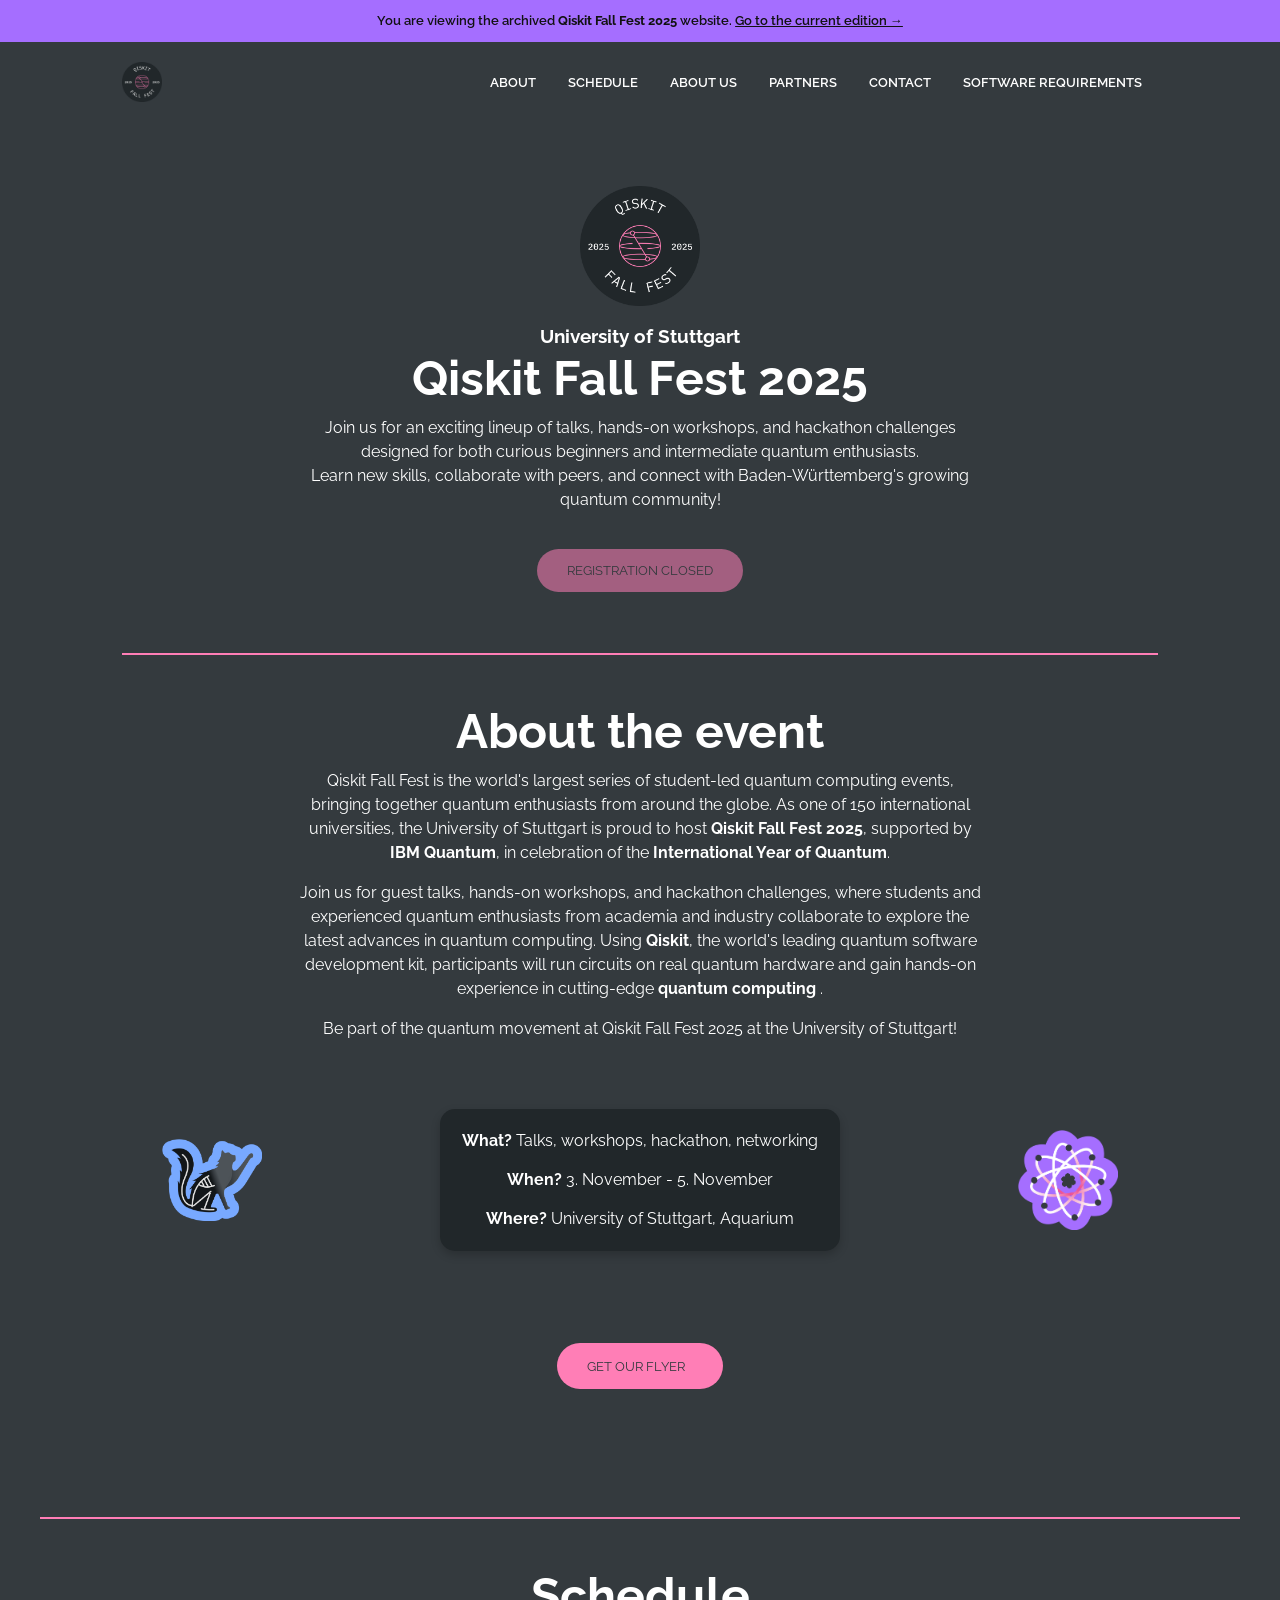
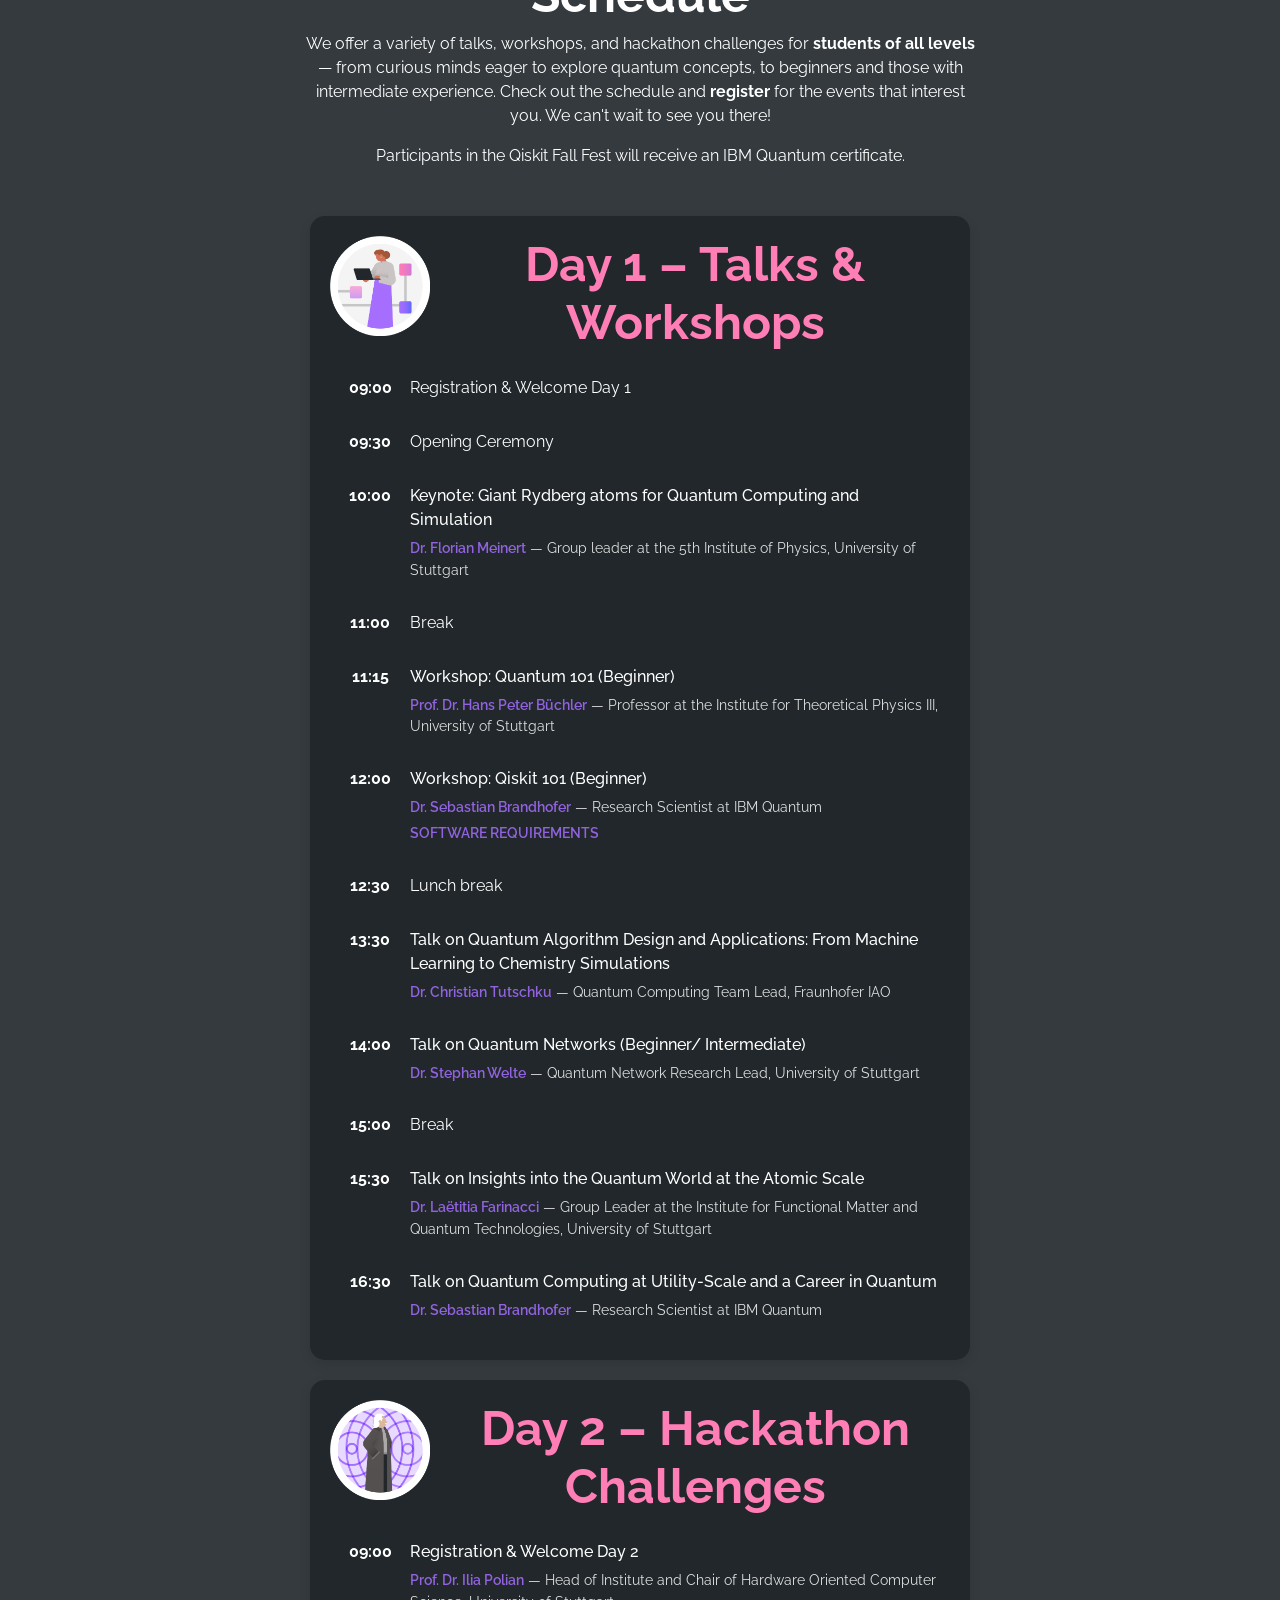
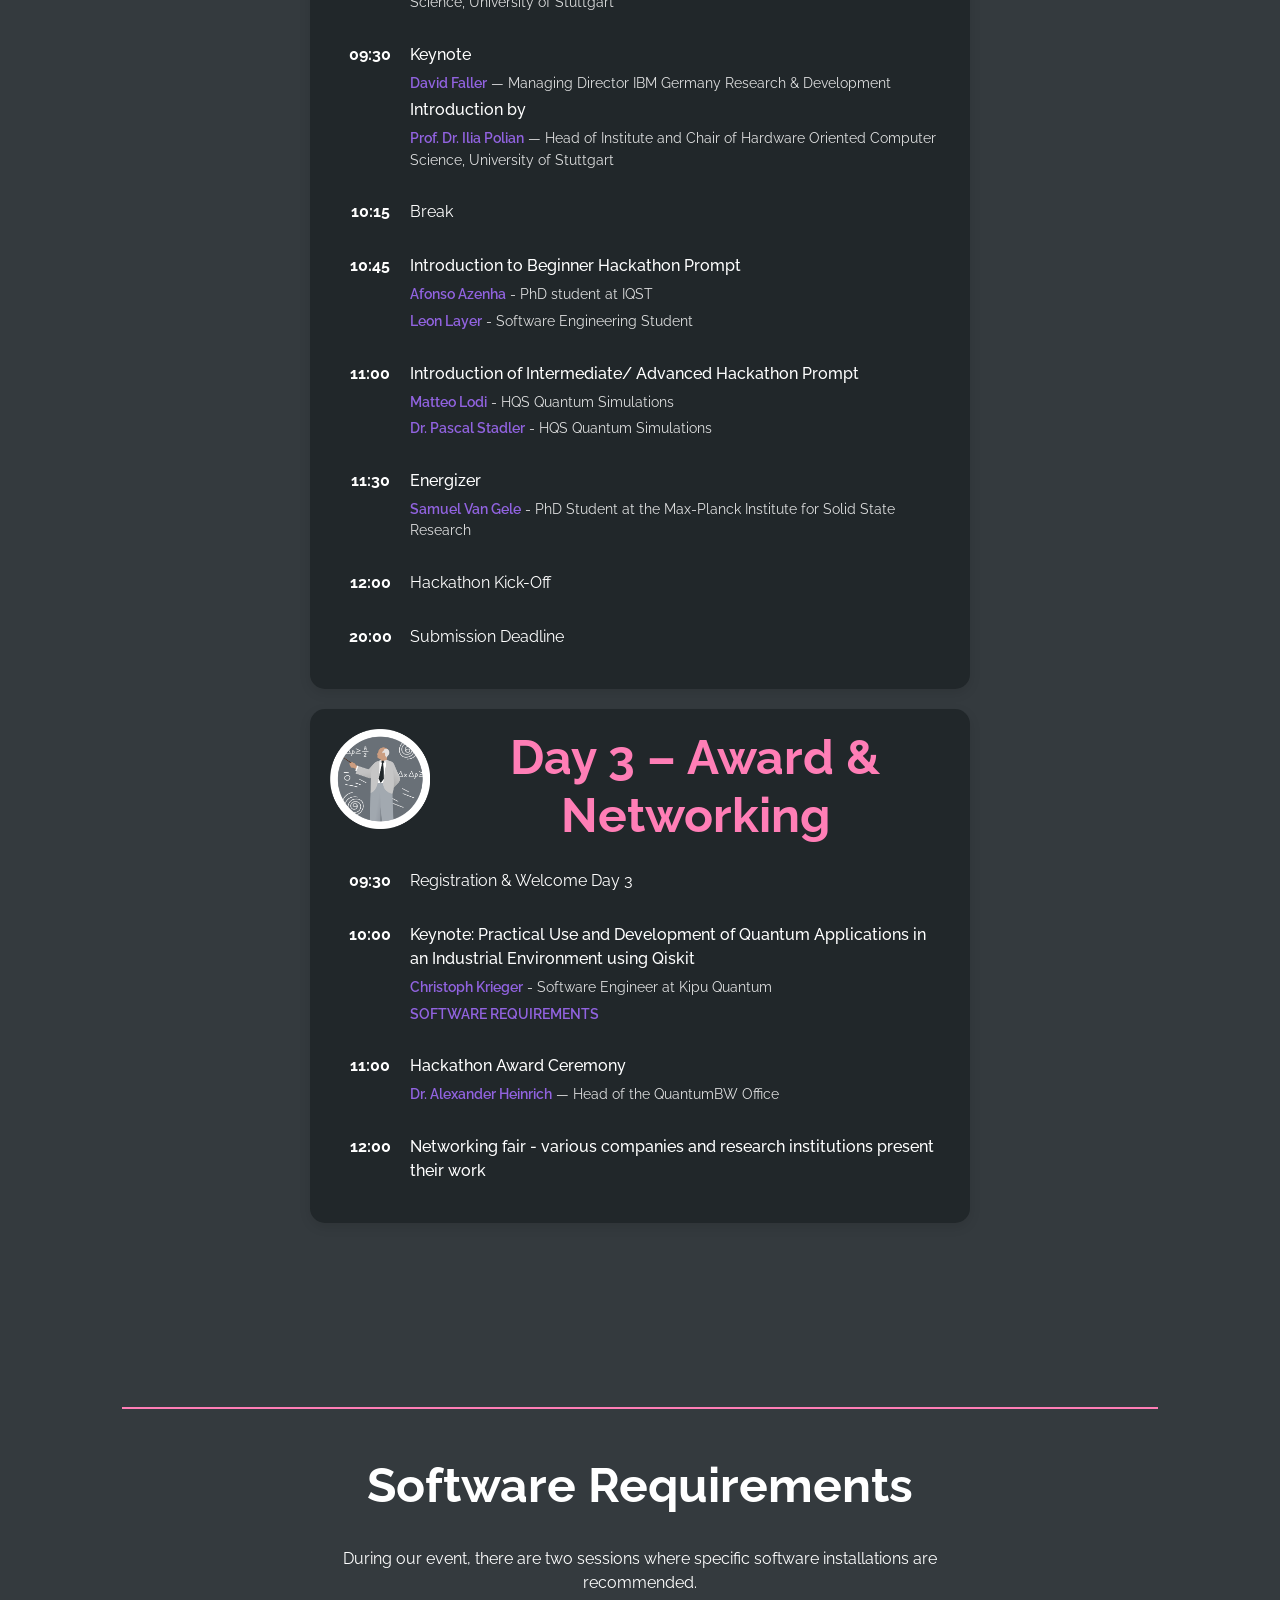
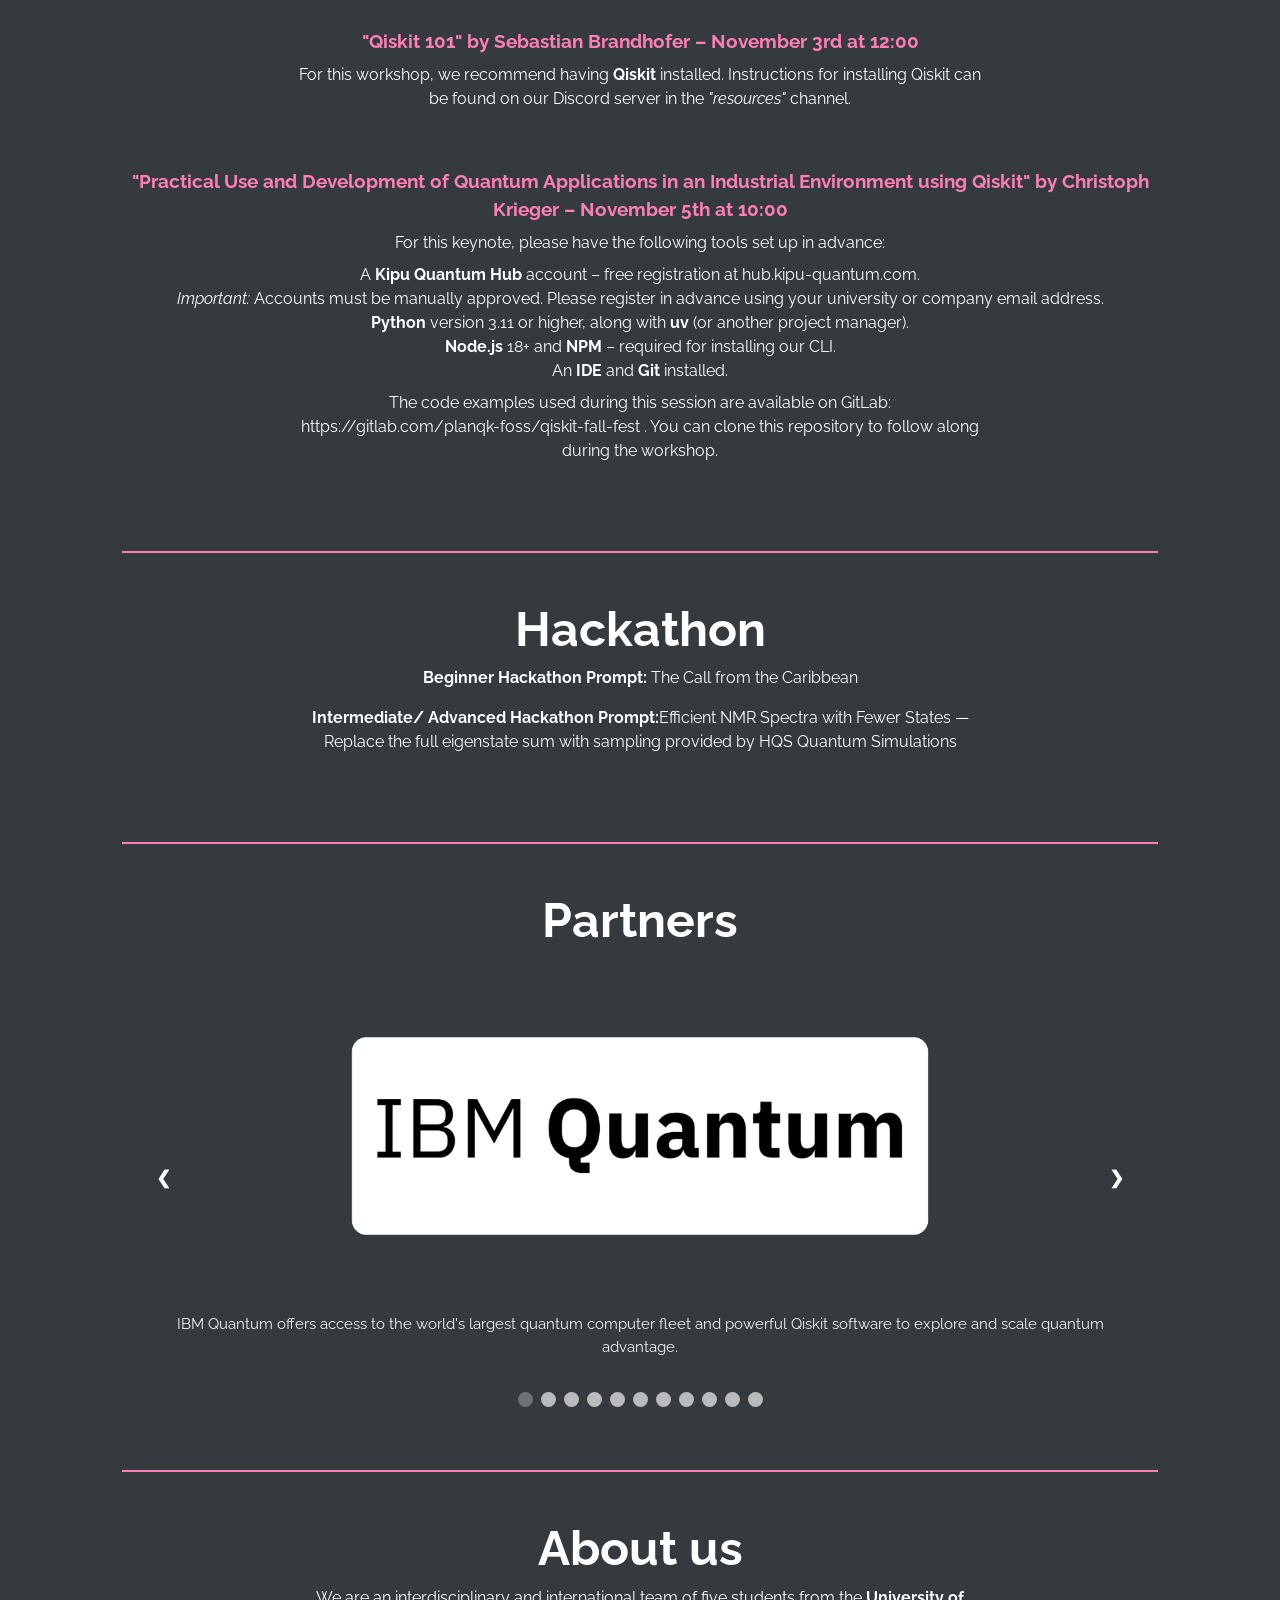
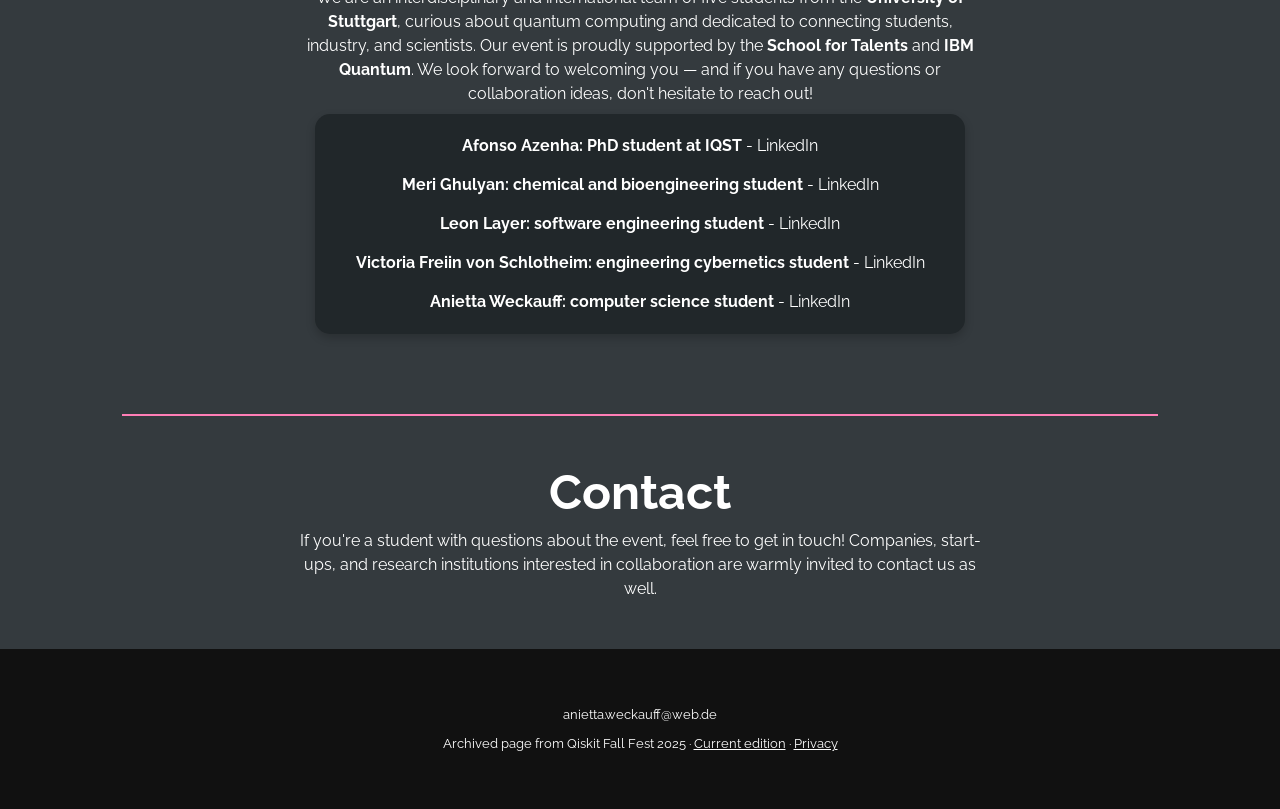
<file: 2025/index.html>
<!DOCTYPE html>
<html lang="en">

<head>
  <meta charset="UTF-8" />
  <meta name="viewport" content="width=device-width, initial-scale=1" />

  <title>Qiskit Fall Fest 2025 University of Stuttgart (Archive)</title>
  <meta name="description"
    content="Archived website of Qiskit Fall Fest 2025 at the University of Stuttgart: a three-day quantum computing event with talks, workshops, and a hackathon." />

  <!-- Open Graph -->
  <meta property="og:type" content="website" />
  <meta property="og:title" content="Qiskit Fall Fest 2025 University of Stuttgart (Archive)" />
  <meta property="og:description"
    content="Talks, workshops, and a hackathon for beginners and intermediate participants. Build skills and connect with Stuttgart’s quantum community." />

  <!-- Twitter -->
  <meta name="twitter:card" content="summary_large_image" />
  <meta name="twitter:title" content="Qiskit Fall Fest 2025 University of Stuttgart (Archive)" />
  <meta name="twitter:description"
    content="Talks, workshops, and a hackathon for beginners and intermediate participants. Build skills and connect with Stuttgart’s quantum community." />


  <!-- Theme color (browsers/UI) -->
  <meta name="theme-color" content="#000000" />

  <!-- Icons -->
  <link rel="apple-touch-icon" sizes="180x180" href="assets/favicon/apple-touch-icon.png" />
  <link rel="icon" type="image/png" sizes="16x16" href="assets/favicon/favicon-16x16.png" />
  <link rel="icon" type="image/png" sizes="32x32" href="assets/favicon/favicon-32x32.png" />
  <link rel="icon" type="image/png" sizes="192x192" href="assets/favicon/android-chrome-192x192.png" />
  <link rel="icon" type="image/png" sizes="512x512" href="assets/favicon/android-chrome-512x512.png" />
  <link rel="icon" type="image/x-icon" href="assets/favicon/favicon.ico" />
  <link rel="manifest" href="assets/favicon/site.webmanifest" />

  <link rel="stylesheet" href="css/style.css" />
  <link rel="stylesheet" href="css/utilities.css" />
  <link rel="stylesheet" href="css/archive.css" />
</head>

<body>
  <!-- Archive notice: everything below this banner is the 2025 site as it stood
       at the end of that edition and is no longer maintained. -->
  <div class="archive-banner" role="note">
    You are viewing the archived <strong>Qiskit Fall Fest 2025</strong> website.
    <a href="/">Go to the current edition &#8594;</a>
  </div>

  <header id="hero">
    <!-- Navbar -->
    <nav class="navbar">
      <div class="container">
        <!-- Logo -->
        <h1 id="logo">
          <a href="#header"><img src="./assets/qiskit_fallfest_logo.png" alt="Your Logo" /></a>
        </h1>
        <!-- Navbar links -->
        <ul class="nav-menu">
          <li><a class="nav-link" href="#about">ABOUT</a></li>
          <li><a class="nav-link" href="#schedule">SCHEDULE</a></li>
          <li><a class="nav-link" href="#aboutus">ABOUT US</a></li>
          <li><a class="nav-link" href="#partners">PARTNERS</a></li>
          <li><a class="nav-link" href="#contact">CONTACT</a></li>
          <li><a class="nav-link" href="#softwarerequirements">SOFTWARE REQUIREMENTS</a></li>

          <!-- Hamburger menu -->
        </ul>
        <div class="hamburger">
          <span class="bar"></span>
          <span class="bar"></span>
          <span class="bar"></span>
        </div>
      </div>
    </nav>

    <section id="header" class="header-container">
      <img class="round-big-logo" src="assets/qiskit_fallfest_logo.png" alt="" />

      <div class="content-text">

        <h3>University of Stuttgart</h3>

        <h2>Qiskit Fall Fest 2025</h2>

        <p>Join us for an exciting lineup of talks, hands-on workshops, and hackathon challenges designed for both
          curious beginners and intermediate quantum enthusiasts. <br>
          Learn new skills, collaborate with peers, and connect with Baden-Württemberg's growing quantum community!</p>
      </div>

      <span class="btn btn-secondary btn-archived" aria-disabled="true">Registration closed</span>
    </section>
  </header>


  <!-- About -->
  <section id="about" class="container textsection">
    <div class="division"></div>
    <div class="content-text">
      <h2>About the event</h2>
      <p>Qiskit Fall Fest is the world's largest series of student-led quantum computing events, bringing together
        quantum enthusiasts from around the globe. As one of 150 international universities, the University of Stuttgart
        is proud to host <strong>Qiskit Fall Fest 2025</strong>, supported by <strong>IBM Quantum</strong>, in
        celebration of the <strong>International Year of Quantum</strong>.</p>

      <p> Join us for guest talks, hands-on workshops, and hackathon challenges, where students and experienced quantum
        enthusiasts from academia and industry collaborate to explore the latest advances in quantum computing. Using
        <strong>Qiskit</strong>, the world's leading quantum software development kit, participants will run circuits on
        real quantum hardware and gain hands-on experience in cutting-edge <strong>quantum computing </strong>.
      </p>

      <p>Be part of the quantum movement at Qiskit Fall Fest 2025 at the University of Stuttgart! </p>

      <div class="anietta-container">
        <img src="assets/Cat_01.png" alt="Left Graphic" class="side-graphic hide-on-hamburger">

        <div class="info-box">
          <div class="info-item"><strong>What?</strong> Talks, workshops, hackathon, networking</div>
          <div class="info-item"><strong>When?</strong> 3. November - 5. November</div>
          <div class="info-item"><strong>Where?</strong> University of Stuttgart, Aquarium</div>
        </div>

        <img src="assets/Atom-02.png" alt="Right Graphic" class="side-graphic hide-on-hamburger">
      </div>

      <a href="assets/flyer/Qiskit_Fall_Fest_2025.pdf" class="btn btn-secondary" target="_blank">Get our flyer<i
          class="fas fa-arrow-right"></i></a>
  </section>


  <!-- Schedule -->
  <section id="schedule" class=" textsection anietta-container">
    <div class="division"></div>
    <div class="content-text">
      <h2>Schedule</h2>
      <p>We offer a variety of talks, workshops, and hackathon challenges for <strong>students of all levels </strong> —
        from curious minds eager to explore quantum concepts, to beginners and those with intermediate experience. Check
        out the schedule and <strong>register </strong> for the events that interest you. We can't wait to see you
        there! </p>
      <p>Participants in the Qiskit Fall Fest will receive an IBM Quantum certificate.</p>

      <section class="schedule">
        <div class="day">
          <div class="schedule-header">
            <img src="assets/Timeline_04.png" alt="Icon" class="day-icon hide-on-hamburger">
            <h2>Day 1 – Talks & Workshops</h2>
          </div>
          <ul>
            <li><span class="time">09:00</span> Registration & Welcome Day 1</li>
            <li><span class="time">09:30</span> Opening Ceremony</li>
            <li>
              <span class="time">10:00</span>
              <div class="event-details">
                <div class="event-title">Keynote: Giant Rydberg atoms for Quantum Computing and Simulation</div>
                <div class="speaker-info"><a href="https://www.pi5.uni-stuttgart.de/institute/team/Meinert/"
                    target="_blank" rel="noopener">Dr. Florian Meinert</a> — Group leader at the 5th Institute of
                  Physics,
                  University of Stuttgart</div>
              </div>
            </li>
            <li><span class="time">11:00</span> Break</li>

            <li>
              <span class="time">11:15</span>
              <div class="event-details">
                <div class="event-title">Workshop: Quantum 101 (Beginner)</div>
                <div class="speaker-info"><a href="https://www.itp3.uni-stuttgart.de/institute/team/Buechler/"
                    target="_blank" rel="noopener">Prof. Dr. Hans Peter Büchler</a> — Professor at the Institute for
                  Theoretical
                  Physics III, University of Stuttgart</div>
              </div>
            </li>

            <li>
              <span class="time">12:00</span>
              <div class="event-details">
                <div class="event-title">Workshop: Qiskit 101 (Beginner)</div>
                <div class="speaker-info"><a href="https://www.linkedin.com/in/sebastian-brandhofer/" target="_blank"
                    rel="noopener">Dr. Sebastian Brandhofer</a> — Research Scientist at IBM Quantum</div>
                <div class="speaker-info"><a href="#softwarerequirements">SOFTWARE REQUIREMENTS</a></div>
              </div>
            </li>
            <li><span class="time">12:30</span> Lunch break</li>

            <li>
              <span class="time">13:30</span>
              <div class="event-details">
                <div class="event-title">Talk on Quantum Algorithm Design and Applications: From Machine Learning to
                  Chemistry Simulations</div>
                <div class="speaker-info"><a href="https://www.linkedin.com/in/christiantutschku/" target="_blank"
                    rel="noopener">Dr. Christian Tutschku</a> — Quantum Computing Team Lead, Fraunhofer IAO
                </div>
              </div>
            </li>

            <li>
              <span class="time">14:00</span>
              <div class="event-details">
                <div class="event-title">Talk on Quantum Networks (Beginner/ Intermediate)</div>
                <div class="speaker-info"><a href="https://www.quantum-network-node.com/" target="_blank"
                    rel="noopener">Dr. Stephan Welte</a> — Quantum Network Research Lead, University of Stuttgart</div>
              </div>
            </li>

            <li><span class="time">15:00</span> Break</li>

            <li>
              <span class="time">15:30</span>
              <div class="event-details">
                <div class="event-title">Talk on Insights into the Quantum World at the Atomic Scale</div>
                <div class="speaker-info"><a href="https://www.fmq.uni-stuttgart.de/institute/team/Farinacci/"
                    target="_blank" rel="noopener">Dr. Laëtitia Farinacci</a> — Group Leader at the Institute for
                  Functional
                  Matter and Quantum Technologies, University of Stuttgart</div>
              </div>
            </li>

            <li>
              <span class="time">16:30</span>
              <div class="event-details">
                <div class="event-title">Talk on Quantum Computing at Utility-Scale and a Career in Quantum</div>
                <div class="speaker-info"><a href="https://www.linkedin.com/in/sebastian-brandhofer/" target="_blank"
                    rel="noopener">Dr. Sebastian Brandhofer</a> — Research Scientist at IBM Quantum</div>
              </div>
            </li>


          </ul>
        </div>

        <div class="day">
          <div class="schedule-header">
            <img src="assets/Timeline_02.png" alt="Icon" class="day-icon hide-on-hamburger">
            <h2>Day 2 – Hackathon Challenges </h2>
          </div>
          <ul>
            <li>
              <span class="time">09:00</span>
              <div class="event-details">
                <div class="event-title">Registration & Welcome Day 2</div>
                <div class="speaker-info"><a href="https://www.linkedin.com/in/ilia-polian-08a1868/" target="_blank"
                    rel="noopener">Prof. Dr. Ilia Polian</a> — Head of Institute and Chair of Hardware Oriented Computer
                  Science, University of Stuttgart</div>
              </div>
            </li>


            <li>
              <span class="time">09:30</span>
              <div class="event-details">
                <div class="event-title">Keynote</div>
                <div class="speaker-info"><a href="https://www.linkedin.com/in/dfaller/" target="_blank"
                    rel="noopener">David Faller</a> — Managing Director IBM Germany Research & Development</div>
                <div class="event-title">Introduction by</div>
                <div class="speaker-info"><a href="https://www.iti.uni-stuttgart.de/institut/team/Polian-00001/"
                    target="_blank" rel="noopener">Prof. Dr. Ilia Polian</a> — Head of Institute and Chair of Hardware
                  Oriented Computer
                  Science, University of Stuttgart</div>
              </div>
            </li>

            <li><span class="time">10:15</span> Break</li>

            <li>
              <span class="time">10:45</span>
              <div class="event-details">
                <div class="event-title">Introduction to Beginner Hackathon Prompt</div>
                <div class="speaker-info"><a href="https://www.linkedin.com/in/afonso-azenha/" target="_blank"
                    rel="noopener">Afonso Azenha</a> - PhD student at IQST</div>
                <div class="speaker-info"><a href="https://www.linkedin.com/in/leon-layer-7562a235a/" target="_blank"
                    rel="noopener">Leon Layer</a> - Software Engineering Student </div>
              </div>
            </li>

            <li>
              <span class="time">11:00</span>
              <div class="event-details">
                <div class="event-title">Introduction of Intermediate/ Advanced Hackathon Prompt</div>
                <div class="speaker-info"><a href="https://www.linkedin.com/in/matteo-lodi-83b764234/" target="_blank"
                    rel="noopener">Matteo Lodi</a> - HQS
                  Quantum Simulations</div>
                <div class="speaker-info"><a href="https://www.linkedin.com/company/hqs-quantum-simulations/"
                    target="_blank" rel="noopener">Dr. Pascal Stadler</a> - HQS
                  Quantum Simulations</div>
            </li>

            <li>
              <span class="time">11:30</span>
              <div class="event-details">
                <div class="event-title">Energizer</div>
                <div class="speaker-info"><a href="https://www.linkedin.com/in/samuel-van-gele/"
                    target="_blank" rel="noopener">Samuel Van Gele</a> - PhD Student at the Max-Planck Institute for
                  Solid State Research</div>
              </div>
            </li>

            <li><span class="time">12:00</span> Hackathon Kick-Off</li>
            <li><span class="time">20:00</span> Submission Deadline</li>
          </ul>
        </div>

        <div class="day">
          <div class="schedule-header">
            <img src="assets/Timeline_03.png" alt="Icon" class="day-icon hide-on-hamburger">
            <h2>Day 3 – Award & Networking </h2>
          </div>
          <ul>
            <li><span class="time">09:30</span> Registration & Welcome Day 3</li>
            <li>
              <span class="time">10:00</span>
              <div class="event-details">
                <div class="event-title">Keynote: Practical Use and Development of Quantum Applications in an Industrial
                  Environment using Qiskit</div>
                <div class="speaker-info"><a href="https://www.linkedin.com/in/christoph-krieger-b16645b5/" target="_blank" rel="noopener">Christoph
                    Krieger</a> - Software Engineer at Kipu Quantum
                </div>
                <div class="speaker-info"><a href="#softwarerequirements">SOFTWARE REQUIREMENTS</a></div>
              </div>
            </li>
            <li>
              <span class="time">11:00</span>
              <div class="event-details">
                <div class="event-title">Hackathon Award Ceremony</div>
                <div class="speaker-info"><a href="https://www.linkedin.com/in/alexander-heinrich-341364ba/"
                    target="_blank" rel="noopener">Dr. Alexander Heinrich</a> — Head of the QuantumBW Office</div>
              </div>
            </li>

            <li>
              <span class="time">12:00</span>
              <div class="event-details">
                <div class="event-title">Networking fair - various companies and research institutions present their
                  work</div>
              </div>
            </li>
          </ul>
        </div>
      </section>

  </section>

    <!-- Software Requirements for Keynotes and Workshops -->
  <section id="softwarerequirements" class="container textsection">
    <div class="division"></div>
    <div class="content-text">

      <h2>Software Requirements</h2>
      <br>
      <p>
        During our event, there are two sessions where specific software installations are recommended.
      </p>
      <br>
      <h3 style="color: #ff7eb6;">"Qiskit 101" by Sebastian Brandhofer – November 3rd at 12:00</h3>
      <p>
        For this workshop, we recommend having <strong>Qiskit</strong> installed.
        Instructions for installing Qiskit can be found on our Discord server in the <em>"resources"</em> channel.
      </p>
      <br><br>
      <h3 style="color: #ff7eb6;">"Practical Use and Development of Quantum Applications in an Industrial Environment
        using Qiskit" by Christoph Krieger – November 5th at 10:00</h3>
      <p>
        For this keynote, please have the following tools set up in advance:
      </p>
      <ul>
        <li>A <strong>Kipu Quantum Hub</strong> account – free registration at <a href="https://hub.kipu-quantum.com"
            target="_blank">hub.kipu-quantum.com</a>.</li>
        <li><em>Important:</em> Accounts must be manually approved. Please register in advance using your university or
          company email address.</li>
        <li><strong>Python</strong> version 3.11 or higher, along with <strong>uv</strong> (or another project manager).</li>
        <li><strong>Node.js</strong> 18+ and <strong>NPM</strong> – required for installing our CLI.</li>
        <li>An <strong>IDE</strong> and <strong>Git</strong> installed.</li>
        <p>
        The code examples used during this session are available on GitLab:
        <a href="https://gitlab.com/planqk-foss/qiskit-fall-fest" target="_blank">
          https://gitlab.com/planqk-foss/qiskit-fall-fest
        </a>.
        You can clone this repository to follow along during the workshop.
      </p>
      </ul>
    </div>
  </section>


  <!-- About -->
  <section id="about" class="container textsection">
    <div class="division"></div>
    <div class="content-text">
      <h2>Hackathon</h2>
      <p><strong>Beginner Hackathon Prompt:</strong> The Call from the Caribbean</p>

      <p> <strong>Intermediate/ Advanced Hackathon Prompt:</strong>Efficient NMR Spectra with Fewer States — Replace the
        full eigenstate sum with sampling provided by HQS Quantum Simulations</p>

  </section>

  <!-- Partners -->
  <section id="partners" class="container textsection">
    <div class="division"></div>
    <div class="content-text">
      <h2>Partners</h2>
    </div>

    <!-- Slideshow container -->
    <div class="slideshow-container">

      <div class="mySlides fade">
        <img src="assets/logo/IBM_quantum.png" style="width:70%">
        <div class="text">IBM Quantum offers access to the world's largest quantum computer fleet and powerful Qiskit
          software to explore and scale quantum advantage.</div>
      </div>

      <div class="mySlides fade">
        <img src="assets/logo/IQST.png" style="width:70%">
        <div class="text">IQST unites science and engineering to advance quantum research and develop innovative
          technologies at multiple institutions around Baden-Württemberg.</div>
      </div>

      <div class="mySlides fade">
        <img src="assets/logo/QuantumBW.png" style="width:70%">
        <div class="text">The QuantumBW initiative brings together research institutions, industry and startups in
          Baden-Württemberg to accelerate the application of quantum technologies in the areas of sensing, computing and
          networking.</div>
      </div>

      <div class="mySlides fade">
        <img src="assets/logo/SfT.png" style="width:70%">
        <div class="text">The School for Talents empowers outstanding students at the University of Stuttgart to deepen
          expertise, connect across disciplines, and tackle societal challenges.</div>
      </div>

      <div class="mySlides fade">
        <img src="assets/logo/Uni_Stuttgart.png" style="width:70%">
        <div class="text">The University of Stuttgart pioneers quantum technologies, collaborating worldwide within
          Baden-Württemberg's strong quantum ecosystem.</div>
      </div>

      <div class="mySlides fade">
        <img src="assets/logo/IYQST-horiz-rgb.png" style="width:70%">
        <div class="text">The International Year of Quantum Science and Technology (IYQST) celebrates 100 years of
          quantum mechanics and promotes global collaboration, education, and innovation in quantum research.</div>
      </div>

      <div class="mySlides fade">
        <img src="assets/logo/FrauenhoferIAO.png" style="width:70%">
        <div class="text">The Fraunhofer Institute for Industrial Engineering IAO is advancing applied quantum computing
          by developing end-to-end industrial algorithms, business models and hybrid solutions for quantum hardware.
        </div>
      </div>

      <div class="mySlides fade">
        <img src="assets/logo/bosch.png" style="width:70%">
        <div class="text">Bosch is advancing quantum technologies by developing miniaturized quantum sensors for
          applications in mobility and healthcare and by partnering on quantum computing materials science to unlock new
          industrial use-cases.</div>
      </div>

      <div class="mySlides fade">
        <img src="assets/logo/HQS.png" style="width:70%">
        <div class="text">HQS Quantum Simulations bridges the gap between theoretical research and practical
          applications, providing real-world quantum applications for industrial use cases, particularly in life
          sciences, chemistry, and pharmaceuticals.</div>
      </div>

      <div class="mySlides fade">
        <img src="assets/logo/KIPU.png" style="width:70%">
        <div class="text">Kipu Quantum is a German deep-tech startup developing hardware-efficient, application-specific
          quantum algorithms to enable practical industrial use of quantum computing today.</div>
      </div>

      <div class="mySlides fade">
        <img src="assets/logo/MOTH.png" style="width:70%">
        <div class="text">Moth Quantum is a quantum-technology startup that brings quantum computing into the realms of
          music, gaming and the arts, enabling creators to harness quantum-powered tools for creative expression.</div>
      </div>

      <!-- Next and previous buttons -->
      <a class="prev" onclick="plusSlides(-1)">&#10094;</a>
      <a class="next" onclick="plusSlides(1)">&#10095;</a>
    </div>
    <br>

    <!-- The dots/circles -->
    <div style="text-align:center">
      <span class="dot" onclick="currentSlide(1)"></span>
      <span class="dot" onclick="currentSlide(2)"></span>
      <span class="dot" onclick="currentSlide(3)"></span>
      <span class="dot" onclick="currentSlide(4)"></span>
      <span class="dot" onclick="currentSlide(5)"></span>
      <span class="dot" onclick="currentSlide(6)"></span>
      <span class="dot" onclick="currentSlide(7)"></span>
      <span class="dot" onclick="currentSlide(8)"></span>
      <span class="dot" onclick="currentSlide(9)"></span>
      <span class="dot" onclick="currentSlide(10)"></span>
      <span class="dot" onclick="currentSlide(11)"></span>
    </div>

  </section>

  <script>

    let slideIndex = 1;
    showSlides(slideIndex);

    // Next/previous controls
    function plusSlides(n) {
      showSlides(slideIndex += n);
    }

    // Thumbnail image controls
    function currentSlide(n) {
      showSlides(slideIndex = n);
    }

    function showSlides(n) {
      let i;
      let slides = document.getElementsByClassName("mySlides");
      let dots = document.getElementsByClassName("dot");
      if (n > slides.length) { slideIndex = 1 }
      if (n < 1) { slideIndex = slides.length }
      for (i = 0; i < slides.length; i++) {
        slides[i].style.display = "none";
      }
      for (i = 0; i < dots.length; i++) {
        dots[i].className = dots[i].className.replace(" active", "");
      }
      slides[slideIndex - 1].style.display = "block";
      dots[slideIndex - 1].className += " active";
    }
  </script>




  <!-- About us -->
  <section id="aboutus" class="container textsection ">
    <div class="division"></div>
    <div class="content-text">
      <h2>About us</h2>
      <p>We are an interdisciplinary and international team of five students from the <strong> University of
          Stuttgart</strong>, curious about quantum computing and dedicated to connecting students, industry, and
        scientists. Our event is proudly supported by the <strong>School for Talents</strong> and <strong>IBM
          Quantum</strong>. We look forward to welcoming you — and if you have any questions or collaboration ideas,
        don't hesitate to reach out! </p>


      <div class="info-box-2">
        <div class="info-item"><strong>Afonso Azenha: PhD student at IQST</strong> - <a
            href="https://www.linkedin.com/in/afonso-azenha/" target="_blank">LinkedIn</a></div>
        <div class="info-item"><strong>Meri Ghulyan: chemical and bioengineering student</strong> - <a
            href="https://www.linkedin.com/in/meri-ghulyan-4a50a7222/" target="_blank">LinkedIn</a></div>
        <div class="info-item"><strong>Leon Layer: software engineering student</strong> - <a
            href="https://www.linkedin.com/in/leon-layer-7562a235a/" target="_blank">LinkedIn</a></div>
        <div class="info-item"><strong>Victoria Freiin von Schlotheim: engineering cybernetics student</strong> - <a
            href="https://www.linkedin.com/in/victoria-freiin-von-schlotheim-225428380/" target="_blank">LinkedIn</a>
        </div>
        <div class="info-item"><strong>Anietta Weckauff: computer science student</strong> - <a
            href="https://www.linkedin.com/in/anietta-weckauff/" target="_blank">LinkedIn</a></div>
      </div>

    </div>
  </section>

  <!-- Contact -->
  <section id="contact" class="container textsection">
    <div class="division"></div>
    <div class="content-text">
      <h2>Contact</h2>
      <p> If you're a student with questions about the event, feel free to get in touch! Companies, start-ups, and
        research institutions interested in collaboration are warmly invited to contact us as well. </p>
    </div>
  </section>

  <footer id="footer">
    <div class="container">
      <a href="mailto:anietta.weckauff@web.de">anietta.weckauff@web.de</a>
      <p class="archive-footer-note">Archived page from Qiskit Fall Fest 2025 &middot;
        <a href="/">Current edition</a> &middot;
        <a href="/privacy/">Privacy</a>
      </p>
    </div>
  </footer>
  <script src="js/script.js"></script>
  <script src="js/archive.js"></script>
</body>

</html>
</file>
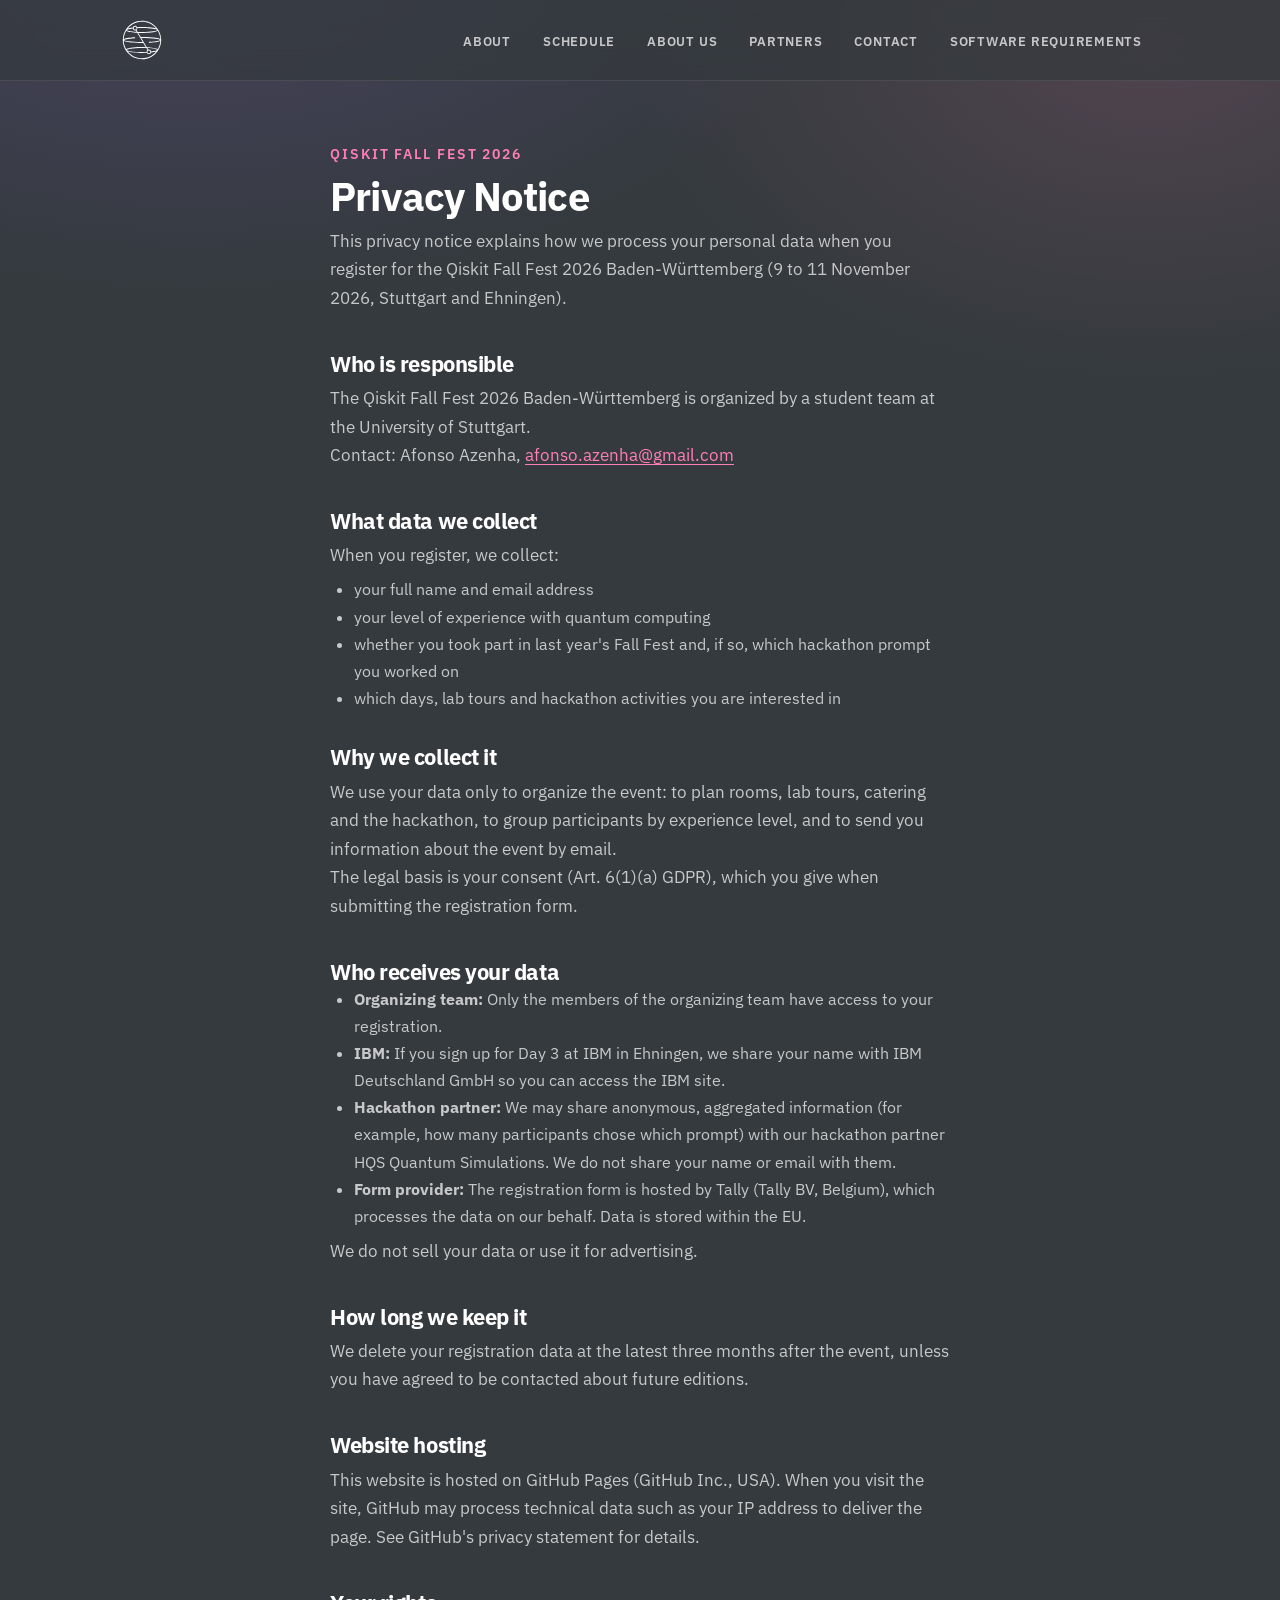
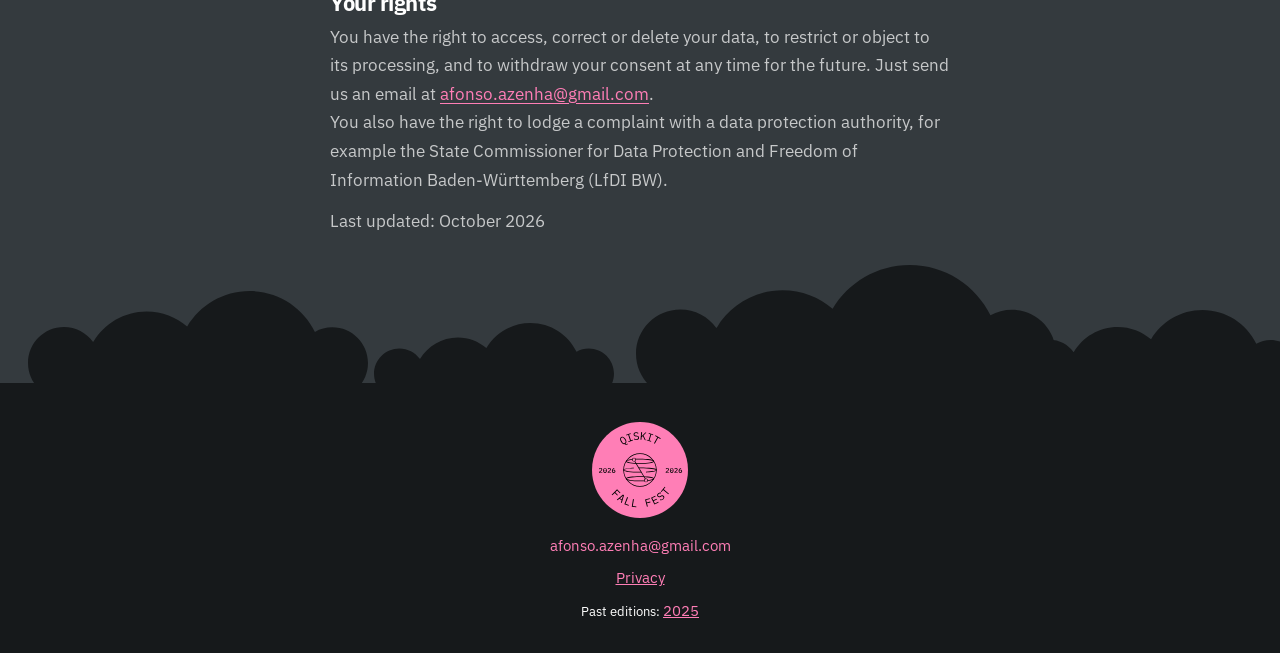
<file: privacy/index.html>
<!DOCTYPE html>
<html lang="en">

<head>
  <meta charset="UTF-8" />
  <meta name="viewport" content="width=device-width, initial-scale=1" />

  <title>Privacy Notice | Qiskit Fall Fest 2026 University of Stuttgart</title>
  <meta name="description"
    content="How we process your personal data when you register for the Qiskit Fall Fest 2026 Baden-Württemberg." />

  <!-- Theme color (browsers/UI) -->
  <meta name="theme-color" content="#000000" />

  <!-- Icons -->
  <link rel="apple-touch-icon" sizes="180x180" href="../assets/favicon/apple-touch-icon.png" />
  <link rel="icon" type="image/png" sizes="16x16" href="../assets/favicon/favicon-16x16.png" />
  <link rel="icon" type="image/png" sizes="32x32" href="../assets/favicon/favicon-32x32.png" />
  <link rel="icon" type="image/png" sizes="192x192" href="../assets/favicon/android-chrome-192x192.png" />
  <link rel="icon" type="image/png" sizes="512x512" href="../assets/favicon/android-chrome-512x512.png" />
  <link rel="icon" type="image/x-icon" href="../assets/favicon/favicon.ico" />
  <link rel="manifest" href="../assets/favicon/site.webmanifest" />

  <link rel="stylesheet" href="../css/style.css" />
  <link rel="stylesheet" href="../css/utilities.css" />
</head>

<body>
  <header>
    <!-- Navbar -->
    <nav class="navbar">
      <div class="container">
        <!-- Logo -->
        <h1 id="logo">
          <a href="../"><img src="../assets/logo/qiskit/qiskit_white.svg" alt="Qiskit Fall Fest" /></a>
        </h1>
        <!-- Navbar links -->
        <ul class="nav-menu">
          <li><a class="nav-link" href="../#about">ABOUT</a></li>
          <li><a class="nav-link" href="../#schedule">SCHEDULE</a></li>
          <li><a class="nav-link" href="../#aboutus">ABOUT US</a></li>
          <li><a class="nav-link" href="../#partners">PARTNERS</a></li>
          <li><a class="nav-link" href="../#contact">CONTACT</a></li>
          <li><a class="nav-link" href="../#softwarerequirements">SOFTWARE REQUIREMENTS</a></li>

          <!-- Hamburger menu -->
        </ul>
        <div class="hamburger">
          <span class="bar"></span>
          <span class="bar"></span>
          <span class="bar"></span>
        </div>
      </div>
    </nav>
  </header>

  <!-- Privacy notice -->
  <main id="privacy" class="container textsection legal-page">
    <div class="content-text">
      <h3>Qiskit Fall Fest 2026</h3>
      <h2>Privacy Notice</h2>
      <p>This privacy notice explains how we process your personal data when you register for the Qiskit Fall Fest
        2026 Baden-Württemberg (9 to 11 November 2026, Stuttgart and Ehningen).</p>

      <h2>Who is responsible</h2>
      <p>The Qiskit Fall Fest 2026 Baden-Württemberg is organized by a student team at the University of Stuttgart.<br>
        Contact: Afonso Azenha, <a href="mailto:afonso.azenha@gmail.com">afonso.azenha@gmail.com</a></p>

      <h2>What data we collect</h2>
      <p>When you register, we collect:</p>
      <ul>
        <li>your full name and email address</li>
        <li>your level of experience with quantum computing</li>
        <li>whether you took part in last year's Fall Fest and, if so, which hackathon prompt you worked on</li>
        <li>which days, lab tours and hackathon activities you are interested in</li>
      </ul>

      <h2>Why we collect it</h2>
      <p>We use your data only to organize the event: to plan rooms, lab tours, catering and the hackathon, to group
        participants by experience level, and to send you information about the event by email.<br>
        The legal basis is your consent (Art. 6(1)(a) GDPR), which you give when submitting the registration form.</p>

      <h2>Who receives your data</h2>
      <ul>
        <li><strong>Organizing team:</strong> Only the members of the organizing team have access to your
          registration.</li>
        <li><strong>IBM:</strong> If you sign up for Day 3 at IBM in Ehningen, we share your name with IBM Deutschland
          GmbH so you can access the IBM site.</li>
        <li><strong>Hackathon partner:</strong> We may share anonymous, aggregated information (for example, how many
          participants chose which prompt) with our hackathon partner HQS Quantum Simulations. We do not share your
          name or email with them.</li>
        <li><strong>Form provider:</strong> The registration form is hosted by Tally (Tally BV, Belgium), which
          processes the data on our behalf. Data is stored within the EU.</li>
      </ul>
      <p>We do not sell your data or use it for advertising.</p>

      <h2>How long we keep it</h2>
      <p>We delete your registration data at the latest three months after the event, unless you have agreed to be
        contacted about future editions.</p>

      <h2>Website hosting</h2>
      <p>This website is hosted on GitHub Pages (GitHub Inc., USA). When you visit the site, GitHub may process
        technical data such as your IP address to deliver the page. See GitHub's privacy statement for details.</p>

      <h2>Your rights</h2>
      <p>You have the right to access, correct or delete your data, to restrict or object to its processing, and to
        withdraw your consent at any time for the future. Just send us an email at
        <a href="mailto:afonso.azenha@gmail.com">afonso.azenha@gmail.com</a>.<br>
        You also have the right to lodge a complaint with a data protection authority, for example the State
        Commissioner for Data Protection and Freedom of Information Baden-Württemberg (LfDI BW).</p>

      <p>Last updated: October 2026</p>
    </div>
  </main>

  <footer id="footer">
    <div class="footer-clouds" aria-hidden="true"></div>
    <div class="container">
      <img class="footer-badge" src="../assets/2026/badge-pink.svg" alt="" width="96" height="96" />
      <a href="mailto:afonso.azenha@gmail.com">afonso.azenha@gmail.com</a>
      <p class="footer-privacy"><a href="./">Privacy</a></p>
      <p class="past-editions">Past editions: <a href="/2025/">2025</a></p>
    </div>
  </footer>
  <script src="../js/script.js"></script>
</body>

</html>
</file>
<file: css/style.css>
@import url("https://fonts.googleapis.com/css2?family=IBM+Plex+Mono:wght@400;500&family=IBM+Plex+Sans:ital,wght@0,300;0,400;0,500;0,600;0,700;1,400&display=swap");

/* variables */
:root {
  /* Colors */
  --primary-color: #a56eff;
  --secondary-color: #a56eff;
  --bg-primary: #343a3e;
  --text-color: #ffffff;
  --bg-secondary: #ff7eb6;
  --card-background: #ff7eb6;

  --shadow: 0 10px 40px rgba(0, 0, 0, 0.2);

  /* Font Weight */
  --weight-small: 400;
  --weight-semibold: 600;
  --weight-bold: 800;

  /* Max width */
  --width-small: 600px;
  --width-medium: 1100px;
  --width-large: 1300px;
}

html {
  font-size: 100%;
  scroll-behavior: smooth;
}

/* Reset default styling */
* {
  margin: 0;
  padding: 0;
  box-sizing: border-box;
}

ul {
  list-style: none;
}

a {
  text-decoration: none;
  color: var(--text-color);
}

/* Main styling */
body {
  background: var(--bg-primary);
  color: var(--text-color);
  font-family: "Raleway", sans-serif;
  line-height: 1.5;
}

/* Navbar */
.navbar {
  position: fixed;
  top: 0;
  left: 0;
  right: 0;
  z-index: 20;
  background: var(--bg-primary);
}

.navbar .container {
  display: flex;
  align-items: center;
  justify-content: space-between;
  z-index: 20;
  height: 80px;
  width: 100%;
}

.navbar .nav-menu {
  display: flex;
  align-items: center;
  background: var(--bg-primary);
}

.navbar .nav-link {
  margin: 0 1rem;
  font-size: 0.8rem;
  font-weight: var(--weight-semibold);
}

.navbar #logo img {
  display: block;
  width: 40px;
}

.navbar .btn {
  margin-right: 1.5rem;
}

.fas.fa-arrow-right {
  margin-left: 0.5rem;
  font-size: 0.9rem;
}

/* about event */
.anietta-container {
  display: flex;
  align-items: center;          /* vertikal zentrieren */
  justify-content: space-between; /* Grafiken am Rand, Box in der Mitte */
  padding: 0 40px;              /* Abstand zu den Rändern */
  margin: 60px 0;
}

.info-box {
  background-color: #21272a;
  color: #ffffff;
  margin-inline: auto;
  padding: 20px;
  border-radius: 15px;
  width: 400px;
  box-shadow: 0 4px 10px rgba(0,0,0,0.2);
  font-family: "Raleway", sans-serif;
}

.info-box-2 {
  background-color: #21272a;
  color: #ffffff;
  margin-inline: auto;      /* centers horizontally */
  padding: 20px;
  border-radius: 15px;
  width: 90%;               /* relative width for responsiveness */
  max-width: 650px;         /* prevents it from being too wide on large screens */
  box-shadow: 0 4px 10px rgba(0,0,0,0.2);
  font-family: "Raleway", sans-serif;
  box-sizing: border-box;   /* ensures padding is included in width */
}

/* Optional: tweak padding on very small screens */
@media (max-width: 400px) {
  .info-box-2 {
    padding: 15px;
  }
}
.info-item {
  margin-bottom: 15px;
  font-size: 16px;
}

.info-item:last-child {
  margin-bottom: 0;
}

.side-graphic {
  width: 100px;      /* Bildgröße anpassen */
  height: auto;
}

/* schedule */

.schedule {
  max-width: 700px;
  margin: 40px auto;
  padding: 0 20px;
  display: flex;
  flex-direction: column;
  gap: 20px;
}

.day {
  background: #21272a;
  border-radius: 15px;
  box-shadow: 0 4px 12px rgba(0,0,0,0.1);
  padding: 20px;
}

.day h2 {
  text-align: center;
  margin-bottom: 15px;
  font-size: 1.1rem;
  color: #ff7eb6;
}

.day ul {
  list-style: none;
  padding: 0;
  margin: 0;
}

.day li {
  display: flex;
  gap: 10px;
  margin-bottom: 10px;
  font-size: 1rem;
  padding: 10px;
  border-radius: 10px;
  transition: background 0.2s ease;
}

.day li:hover {
  background: #ff7eb6;
}

.event-details {
  display: flex;
  flex-direction: column;
  gap: 5px;
  align-items: flex-start;
  text-align: left;
}

.event-title {
  text-align: left;
  font-weight: 500;
}

.speaker-info {
  font-size: 0.9rem;
  opacity: 0.85;
}

.time {
  font-weight: bold;
  color: #ffffff;
  min-width: 3.5em;
  display: inline-block;
}

/* Speaker links styling */
.schedule a {
  color: var(--secondary-color);
  text-decoration: none;
  font-weight: 600;
  transition: color 0.2s ease;
}

.schedule a:hover {
  color: var(--primary-color);
  text-decoration: underline;
}

/* Links to other sections of this page: styled like body-text links, so they
   read differently from the speaker links */
.schedule a.section-link {
  color: var(--bg-secondary);
  font-weight: 500;
  text-decoration: underline;
  text-underline-offset: 3px;
}

.schedule a.section-link:hover {
  color: var(--primary-color);
}

.schedule-header {
  display: flex;
  gap: 10px; /* Abstand zwischen Icon und Text */
}

.day-icon {
  width: 100px; /* Größe anpassen */
  height: 100px;
}


/* hamburger */
.hamburger {
  margin-bottom: 0.1rem;
  display: none;
}

.bar {
  display: block;
  width: 23px;
  height: 3px;
  margin: 4px auto;
  transition: all 0.3s ease-in-out;
  border-radius: 30px;
  background-color: var(--bg-secondary);
}

/* Hero section */
#hero {
  display: flex;
  flex-direction: column;
  height: 100%;
}

.round-big-logo {
  width: 120px;
}

.image {
  display: block;
  margin: 1rem auto;
  width: 100%;
  max-width: clamp(240px, 60vw, 600px); 
  height: auto;
}


.division {
  width: 100%;
  height: 2px;
  background-color: var(--card-background);
  margin: 1.5rem 0;
}
/* textsection */
.textsection {
  display: flex;
  flex-direction: column;
  margin: 2rem auto 5rem;
}

.textsection .btn {
  align-self: center;
  margin: 2rem 0;
}

/* Footer */
#footer {
  background: #111111;
}

#footer .container {
  display: flex;
  flex-direction: column;
  align-items: center;
  justify-content: center;
  color: #ffffff;
  min-height: 160px;
  text-align: center;
}

#footer a {
  font-size: 0.8rem;
  color: #fff;
}

#footer a:hover {
  opacity: 0.6;
}

#footer .social {
  margin: 0.9rem 0;
}

#footer .social img {
  width: 20px;
  height: 20px;
}

#footer .social a {
  margin: 0 0.5rem;
}

#footer p {
  font-size: 0.8rem;
}

/* Slideshow container */
.slideshow-container {
  max-width: 1000px;
  position: relative;
  margin: auto;
}

/* Hide the images by default */
.mySlides {
  display: none;
  text-align: center;
  position: relative;
}

.mySlides img {
  display: inline-block; /* Bild wird inline-block, damit text-align wirkt */
}

/* Next & previous buttons */
.prev, .next {
  cursor: pointer;
  position: absolute;
  top: 50%;
  width: auto;
  margin-top: -22px;
  padding: 16px;
  color: white;
  font-weight: bold;
  font-size: 18px;
  transition: 0.6s ease;
  border-radius: 0 3px 3px 0;
  user-select: none;
}

/* Position the "next button" to the right */
.next {
  right: 0;
  border-radius: 3px 0 0 3px;
}

/* On hover, add a black background color with a little bit see-through */
.prev:hover, .next:hover {
  background-color: rgba(0,0,0,0.8);
}

/* Caption text */
.text {
  color: #f2f2f2;
  font-size: 15px;
  padding: 8px 12px;
  position: static; 
  bottom: 8px;
  width: 100%;
  text-align: center;
}

/* Number text (1/3 etc) */
.numbertext {
  color: #f2f2f2;
  font-size: 12px;
  padding: 8px 12px;
  position: absolute;
  top: 0;
}

/* The dots/bullets/indicators */
.dot {
  cursor: pointer;
  height: 15px;
  width: 15px;
  margin: 0 2px;
  background-color: #bbb;
  border-radius: 50%;
  display: inline-block;
  transition: background-color 0.6s ease;
}

.active, .dot:hover {
  background-color: #717171;
}

/* Fading animation */
.fade {
  animation-name: fade;
  animation-duration: 1.5s;
}

@keyframes fade {
  from {opacity: .4} 
  to {opacity: 1}
}

/* Responsiveness */

@media (max-width: 670px) {
  .navbar .nav-menu {
    position: fixed;
    right: -100vw;
    top: 4.5rem;
    flex-direction: column;
    width: calc(80% - 10px);
    transition: 0.3s;
    box-shadow: var(--shadow);
    padding: 2rem;
    border-radius: 5px;
    align-items: flex-start;
  }

  .hide-on-hamburger { display: none !important; }

  .navbar .btn {
    margin: 0;
    margin-top: 1rem;
  }

  .nav-menu.active {
    right: 20px;
  }

  .nav-menu .nav-link {
    font-size: 0.9rem;
    margin: 0 0.2rem;
  }

  .nav-menu li {
    margin-bottom: 0.5rem;
    width: 100%;
  }

  .nav-menu .btn {
    width: 100%;
    text-align: center;
    margin-top: 0.5rem;
  }

  .hamburger {
    display: block;
    cursor: pointer;
    padding: 0.2rem 0.4rem;
  }

  .hamburger.active {
    border: 1px dotted gray;
  }

  .hamburger.active .bar:nth-child(2) {
    opacity: 0;
  }

  .hamburger.active .bar:nth-child(1) {
    transform: translateY(6px) rotate(45deg);
  }

  .hamburger.active .bar:nth-child(3) {
    transform: translateY(-8px) rotate(-45deg);
  }
}

@media (max-width: 600px) {
  .project {
    display: grid;
    grid-template-columns: 1fr;
  }

  .header-container .btn {
    border-radius: 5px;
    width: 80%;
  }
}
/* =========================================================
   Modern look & feel refresh
   ========================================================= */

:root {
  --surface: #21272a;
  --surface-2: #2b3236;
  --border-soft: rgba(255, 255, 255, 0.09);
  --muted: rgba(255, 255, 255, 0.72);
  --radius-lg: 20px;
  --radius-md: 14px;
  --space-section: clamp(3rem, 7vw, 6rem);
}

body {
  background:
    radial-gradient(70rem 40rem at 15% -10%, rgba(165, 110, 255, 0.18), transparent 60%),
    radial-gradient(55rem 35rem at 90% 5%, rgba(255, 126, 182, 0.14), transparent 60%),
    var(--bg-primary);
  background-attachment: fixed;
  -webkit-font-smoothing: antialiased;
  text-rendering: optimizeLegibility;
  overflow-x: hidden;
}

/* Fluid, calmer typography */
.content-text h2 {
  font-size: clamp(1.9rem, 5vw, 3rem);
  letter-spacing: -0.02em;
}

.content-text h3 {
  font-weight: var(--weight-semibold);
  letter-spacing: 0.14em;
  text-transform: uppercase;
  font-size: 0.85rem;
  color: var(--bg-secondary);
}

.content-text p {
  color: var(--muted);
  font-size: clamp(0.98rem, 1.6vw, 1.05rem);
  line-height: 1.7;
  max-width: 62ch;
}

/* Sections breathe more */
.textsection {
  margin: 0 auto var(--space-section);
}

.division {
  height: 1px;
  background: linear-gradient(90deg, transparent, var(--card-background), transparent);
  opacity: 0.7;
  margin: 0 0 2.5rem;
}

/* Navbar: translucent, subtle border */
.navbar {
  background: rgba(52, 58, 62, 0.72);
  backdrop-filter: blur(14px);
  -webkit-backdrop-filter: blur(14px);
  border-bottom: 1px solid var(--border-soft);
}

.navbar .nav-menu {
  background: transparent;
}

.navbar .nav-link {
  position: relative;
  padding: 0.35rem 0;
  letter-spacing: 0.06em;
  color: var(--muted);
  transition: color 0.2s ease;
}

.navbar .nav-link::after {
  content: "";
  position: absolute;
  left: 0;
  right: 0;
  bottom: -2px;
  height: 2px;
  border-radius: 2px;
  background: var(--bg-secondary);
  transform: scaleX(0);
  transform-origin: left;
  transition: transform 0.25s ease;
}

.navbar .nav-link:hover {
  color: var(--text-color);
}

.navbar .nav-link:hover::after {
  transform: scaleX(1);
}

/* Hero */
.header-container {
  margin-top: clamp(6rem, 12vw, 9rem);
  gap: 0.5rem;
}

.round-big-logo {
  width: clamp(96px, 16vw, 140px);
  filter: drop-shadow(0 12px 30px rgba(0, 0, 0, 0.45));
}

/* Buttons */
.btn {
  font-weight: var(--weight-semibold);
  letter-spacing: 0.08em;
}

.btn-secondary:hover {
  transform: translateY(-2px);
  box-shadow: 0 12px 26px rgba(255, 126, 182, 0.28);
}

/* Info cards */
.info-box,
.info-box-2,
.day,
.team-card {
  background: linear-gradient(180deg, var(--surface-2), var(--surface));
  border: 1px solid var(--border-soft);
  box-shadow: 0 18px 40px rgba(0, 0, 0, 0.28);
}

.info-box {
  width: min(100%, 420px);
  border-radius: var(--radius-lg);
  padding: 1.5rem 1.75rem;
  text-align: left;
}

.info-item {
  font-size: 0.98rem;
  color: var(--muted);
}

.info-item strong {
  color: var(--text-color);
}

.anietta-container {
  gap: 1.5rem;
  padding: 0 1rem;
  margin: 3rem 0;
}

.side-graphic {
  width: clamp(64px, 9vw, 110px);
  opacity: 0.9;
}

/* Registration notice */
.registration-notice {
  background: rgba(33, 39, 42, 0.7);
  border: 1px solid var(--border-soft);
  border-radius: var(--radius-md);
  padding: 1rem 1.5rem;
  backdrop-filter: blur(6px);
}

.registration-notice p:first-child {
  color: var(--bg-secondary);
}

.registration-notice p:last-child {
  color: var(--muted);
  font-size: 0.92rem;
}

/* Schedule */
.schedule {
  max-width: var(--width-medium);
  width: 100%;
  display: grid;
  grid-template-columns: repeat(auto-fit, minmax(290px, 1fr));
  gap: 1.25rem;
  align-items: start;
  padding: 0;
  margin: 2.5rem auto 0;
}

.day {
  border-radius: var(--radius-lg);
  padding: 1.25rem;
  height: 100%;
}

.schedule-header {
  align-items: center;
  justify-content: center;
  flex-direction: column;
  gap: 0.5rem;
  text-align: center;
}

.day-icon {
  width: 72px;
  height: 72px;
}

/* .schedule prefix: outranks `.content-text h2` in utilities.css, which loads later */
.schedule .day h2 {
  font-size: 1.5rem;
  line-height: 1.4;
  letter-spacing: 0.01em;
}

.schedule .day-location {
  margin: -0.5rem auto 1rem;
  padding: 0;
  text-align: center;
  font-size: 0.9rem;
}

.day li {
  align-items: baseline;
  text-align: left;
  border: 1px solid transparent;
  color: var(--muted);
  margin-bottom: 0.35rem;
  transition: background 0.2s ease, border-color 0.2s ease, transform 0.2s ease;
}

.day li:hover {
  background: rgba(255, 126, 182, 0.14);
  border-color: rgba(255, 126, 182, 0.35);
  transform: translateX(3px);
}

.time {
  font-size: 0.85rem;
  color: var(--bg-secondary);
  letter-spacing: 0.04em;
}

/* Team grid */
.team-grid {
  display: grid;
  grid-template-columns: repeat(auto-fit, minmax(260px, 1fr));
  gap: 1.1rem;
  width: 100%;
  max-width: var(--width-medium);
  margin: 2.5rem auto 0;
  text-align: left;
}

.team-card {
  border-radius: var(--radius-lg);
  padding: 1.4rem;
  display: flex;
  flex-direction: column;
  gap: 0.55rem;
  transition: transform 0.25s ease, box-shadow 0.25s ease, border-color 0.25s ease;
}

.team-card:hover {
  transform: translateY(-4px);
  border-color: rgba(255, 126, 182, 0.4);
  box-shadow: 0 22px 46px rgba(0, 0, 0, 0.36);
}

.team-name {
  font-size: 1.05rem;
  line-height: 1.3;
}

.team-role {
  font-size: 0.9rem;
  line-height: 1.6;
  color: var(--muted);
  flex: 1;
}

.team-link {
  align-self: flex-start;
  font-size: 0.8rem;
  font-weight: var(--weight-semibold);
  letter-spacing: 0.08em;
  text-transform: uppercase;
  color: var(--bg-secondary);
  transition: color 0.2s ease;
}

.team-link:hover {
  color: var(--primary-color);
}

/* Partners */
.slideshow-container {
  background: linear-gradient(180deg, var(--surface-2), var(--surface));
  border: 1px solid var(--border-soft);
  border-radius: var(--radius-lg);
  padding: 2rem 3rem;
  width: min(100%, 900px);
  box-shadow: 0 18px 40px rgba(0, 0, 0, 0.28);
}

.mySlides img {
  width: min(70%, 320px) !important;
  height: auto;
}

.text {
  color: var(--muted);
  max-width: 55ch;
  margin: 0.5rem auto 0;
  line-height: 1.6;
}

.prev, .next {
  border-radius: 50%;
  background: rgba(0, 0, 0, 0.25);
}

.dot {
  height: 9px;
  width: 9px;
  margin: 0 4px;
  background-color: rgba(255, 255, 255, 0.28);
}

.active, .dot:hover {
  background-color: var(--bg-secondary);
}

/* Footer */
#footer {
  background: #16191b;
  border-top: 1px solid var(--border-soft);
}

#footer a {
  font-size: 0.95rem;
  color: var(--bg-secondary);
}

/* Accessibility / small screens */
:focus-visible {
  outline: 2px solid var(--bg-secondary);
  outline-offset: 3px;
}

@media (max-width: 670px) {
  .navbar .nav-menu {
    background: rgba(33, 39, 42, 0.97);
    backdrop-filter: blur(14px);
    border: 1px solid var(--border-soft);
    border-radius: var(--radius-md);
  }

  .container {
    padding: 1rem 1.25rem;
  }

  .slideshow-container {
    padding: 1.5rem 2.5rem;
  }

  .day li {
    flex-direction: column;
    gap: 2px;
  }
}

@media (prefers-reduced-motion: reduce) {
  * {
    animation-duration: 0.01ms !important;
    transition-duration: 0.01ms !important;
    scroll-behavior: auto !important;
  }
}

/* Team avatars */
.team-card {
  align-items: center;
  text-align: center;
}

.team-avatar {
  position: relative;
  width: 96px;
  height: 96px;
  border-radius: 50%;
  overflow: hidden;
  background: linear-gradient(135deg, var(--primary-color), var(--bg-secondary));
  display: grid;
  place-items: center;
  margin-bottom: 0.4rem;
  box-shadow: 0 8px 22px rgba(0, 0, 0, 0.35);
  flex: none;
}

/* Initials fallback shown when no photo file is present */
.team-avatar::before {
  content: attr(data-initials);
  font-weight: var(--weight-bold);
  font-size: 1.6rem;
  letter-spacing: 0.04em;
  color: #21272a;
}

.team-avatar img {
  position: absolute;
  inset: 0;
  width: 100%;
  height: 100%;
  object-fit: cover;
}

.team-link {
  align-self: center;
}

/* =========================================================
   2026 theme: "10 years of quantum on the cloud"
   Type, colours and stickers follow IBM's Fall Fest 2026 kit
   (assets/2026, matching the printed flyer).
   ========================================================= */

:root {
  --pill-purple: #a56eff;
  --pill-pink: #ff7eb6;
  --pill-blue: #d0e2ff;
  --accent-blue: #78a9ff;
  --font-sans: "IBM Plex Sans", "Helvetica Neue", Arial, sans-serif;
  --font-mono: "IBM Plex Mono", Menlo, Consolas, monospace;
}

body,
.info-box,
.info-box-2 {
  font-family: var(--font-sans);
}

/* Hero: flyer-style pill wordmark with floating stickers */
.header-container {
  position: relative;
}

.header-container > .hero-stickers {
  position: absolute;
  inset: 0;
  margin: 0;
  pointer-events: none;
}

.hero-sticker {
  position: absolute;
  height: auto;
  filter: drop-shadow(0 12px 24px rgba(0, 0, 0, 0.35));
}

.hero-sticker--qubits {
  top: 4%;
  left: max(16px, calc(50% - 540px));
  width: 120px;
  transform: rotate(-8deg);
}

.hero-sticker--wave {
  top: 0;
  right: max(16px, calc(50% - 530px));
  width: 105px;
  transform: rotate(8deg);
}

.hero-sticker--bird {
  top: 42%;
  left: max(8px, calc(50% - 580px));
  width: 160px;
}

.hero-sticker--eagle {
  top: 48%;
  right: max(8px, calc(50% - 590px));
  width: 190px;
}

.content-text .pill-title {
  display: flex;
  flex-wrap: wrap;
  justify-content: center;
  gap: 0.6rem 0.8rem;
  margin: 1rem 0 0.75rem;
  font-family: var(--font-mono);
  font-size: clamp(2rem, 6vw, 3.75rem);
  font-weight: 400;
  letter-spacing: 0;
  line-height: 1;
}

.pill {
  display: inline-block;
  padding: 0.3em 0.75em;
  border-radius: 999px;
  color: #161616;
}

.pill--purple {
  background: var(--pill-purple);
}

.pill--pink {
  background: var(--pill-pink);
}

.pill--blue {
  background: var(--pill-blue);
}

.content-text .theme-line {
  color: var(--text-color);
  font-size: clamp(1.1rem, 2.2vw, 1.3rem);
}

/* About: anniversary card with the bird illustration */
.theme-card {
  display: grid;
  grid-template-columns: minmax(0, 1fr) minmax(0, 1.25fr);
  gap: 2rem;
  align-items: center;
  max-width: var(--width-medium);
  margin: 3rem auto 0;
  padding: 1.5rem;
  text-align: left;
  border-radius: var(--radius-lg);
  background: linear-gradient(180deg, var(--surface-2), var(--surface));
  border: 1px solid var(--border-soft);
  box-shadow: 0 18px 40px rgba(0, 0, 0, 0.28);
}

.theme-card-text {
  padding-left: 0.5rem;
}

.content-text .theme-card-text p {
  padding: 0;
  margin: 0.75rem 0 0;
}

.theme-card-art {
  display: block;
  width: 100%;
  height: auto;
  border-radius: var(--radius-md);
}

.info-item:nth-child(1) strong {
  color: var(--pill-pink);
}

.info-item:nth-child(2) strong {
  color: var(--pill-purple);
}

.info-item:nth-child(3) strong {
  color: var(--accent-blue);
}

.side-graphic {
  width: clamp(80px, 12vw, 150px);
  opacity: 1;
}

/* Schedule: bird stickers and a separate date line */
.day-icon {
  width: 88px;
  height: 88px;
}

.schedule .day-date {
  display: block;
  margin-top: 0.35rem;
  font-family: var(--font-mono);
  font-size: 0.85rem;
  font-weight: 400;
  letter-spacing: 0.02em;
  color: var(--muted);
}

.panelists {
  display: flex;
  flex-direction: column;
  gap: 0.45rem;
  margin-top: 0.35rem;
  padding-left: 0.75rem;
  border-left: 2px solid rgba(255, 126, 182, 0.35);
}

.panelists + .speaker-info {
  margin-top: 0.75rem;
}

.time {
  font-family: var(--font-mono);
  font-weight: 500;
}

/* Sections are jumped to from the navbar and the schedule: stop the fixed
   navbar from covering their top */
section[id] {
  scroll-margin-top: 80px;
}

/* Organiser cards are link targets (e.g. from the schedule): clear the fixed
   navbar when scrolled to, and briefly highlight the card that was linked */
.team-card {
  scroll-margin-top: 100px;
}

.team-card:target {
  animation: team-card-highlight 2.4s ease-out;
}

@keyframes team-card-highlight {
  0%,
  40% {
    border-color: var(--pill-pink);
    box-shadow: 0 0 0 3px rgba(255, 126, 182, 0.35), 0 22px 46px rgba(0, 0, 0, 0.36);
  }
}

/* Links inside body text (the global reset strips their underline) */
.content-text p a {
  color: var(--pill-pink);
  text-decoration: underline;
  text-underline-offset: 3px;
}

.content-text p a:hover {
  color: var(--pill-purple);
}

/* Footer: cloud skyline and the Fall Fest badge */
#footer {
  position: relative;
  margin-top: 140px;
  border-top: 0;
}

.footer-clouds {
  position: absolute;
  left: 0;
  right: 0;
  bottom: calc(100% - 1px);
  height: 140px;
  background: #16191b;
  --clouds:
    url(../assets/2026/cloud.svg) 3% 100% / 340px auto no-repeat,
    url(../assets/2026/cloud.svg) 36% 100% / 240px auto no-repeat,
    url(../assets/2026/cloud.svg) 74% 100% / 420px auto no-repeat,
    url(../assets/2026/cloud.svg) 102% 100% / 280px auto no-repeat,
    linear-gradient(#000 0 0) 0 100% / 100% 16px no-repeat;
  -webkit-mask: var(--clouds);
  mask: var(--clouds);
}

#footer .container {
  padding-top: 1.5rem;
  padding-bottom: 2rem;
}

.footer-badge {
  width: 96px;
  height: 96px;
  margin-bottom: 1rem;
}

/* Partners: every slide shares one grid cell, so the card always takes the
   height of the tallest slide; logos sit in a fixed-size box */
.slideshow-container {
  display: grid;
}

.mySlides {
  display: block;
  grid-area: 1 / 1;
  visibility: hidden;
}

.mySlides.is-active {
  visibility: visible;
}

.mySlides:not(.is-active) {
  animation: none;
}

.mySlides img {
  width: min(80%, 340px) !important;
  height: 96px;
  object-fit: contain;
}

/* Bare wordmarks look heavier than the white logo tiles at the same size;
   shrink them while keeping the same 96px of vertical space */
.mySlides img.logo-wordmark {
  height: 64px;
  margin-block: 16px;
}

@media (max-width: 1100px) {
  .hero-stickers {
    display: none;
  }
}

@media (max-width: 800px) {
  .theme-card {
    grid-template-columns: 1fr;
  }

  .theme-card-text {
    padding-left: 0;
  }
}

/* About: "How to get there" link in the info box */
.info-item a {
  color: var(--pill-pink);
  text-decoration: underline;
  text-underline-offset: 3px;
}

.info-item a:hover {
  color: var(--pill-purple);
}

/* Schedule: link from each day to its location block */
.schedule .day-location-link {
  display: inline-flex;
  align-items: center;
  gap: 0.35rem;
  margin-top: 0.5rem;
  padding: 0.5rem 0;
  font-size: 0.85rem;
  font-weight: var(--weight-semibold);
  color: var(--pill-pink);
  transition: color 0.2s ease;
}

.schedule .day-location-link span {
  display: inline-block;
  transition: transform 0.2s ease;
}

.schedule .day-location-link:hover {
  color: var(--pill-purple);
}

.schedule .day-location-link:hover span {
  transform: translateX(4px);
}

/* Location: one card per venue, the campus card carries the walking map */
#location {
  --vm-accent: var(--pill-pink);
}

/* minmax(0, 1fr): the 900px-wide phone map must scroll inside its frame
   instead of stretching the column */
.location-blocks {
  display: grid;
  grid-template-columns: minmax(0, 1fr);
  gap: 1.25rem;
  max-width: var(--width-medium);
  margin: 2.5rem auto 0;
}

.location-block {
  padding: 1.5rem;
  border-radius: var(--radius-lg);
  background: linear-gradient(180deg, var(--surface-2), var(--surface));
  border: 1px solid var(--border-soft);
  box-shadow: 0 18px 40px rgba(0, 0, 0, 0.28);
  color: var(--muted);
  line-height: 1.7;
}

.location-info {
  display: grid;
  grid-template-columns: minmax(0, 1fr) minmax(0, 1fr);
  gap: 1rem 2rem;
  align-items: start;
}

.location-eyebrow {
  font-size: 0.85rem;
  font-weight: var(--weight-semibold);
  letter-spacing: 0.14em;
  text-transform: uppercase;
  color: var(--pill-pink);
}

.location-title {
  margin: 0.25rem 0 0.35rem;
  font-size: 1.4rem;
  line-height: 1.3;
  color: var(--text-color);
}

.location-meta {
  font-family: var(--font-mono);
  font-size: 0.85rem;
}

.location-address {
  margin-top: 0.35rem;
  font-style: normal;
  color: var(--text-color);
}

.location-buttons {
  display: flex;
  flex-wrap: wrap;
  gap: 0.6rem;
  margin-top: 1rem;
}

.location-buttons .btn {
  display: inline-flex;
  align-items: center;
  justify-content: center;
  min-height: 44px;
  margin: 0;
}

.location-text p + p {
  margin-top: 0.75rem;
}

.location-note {
  padding-left: 0.75rem;
  border-left: 2px solid rgba(255, 126, 182, 0.35);
  font-size: 0.92rem;
}

.location-block strong {
  color: var(--text-color);
}

@media (max-width: 800px) {
  .location-info {
    grid-template-columns: 1fr;
  }
}

@media (max-width: 670px) {
  .location-block {
    padding: 1.25rem 1rem;
  }

  .location-buttons .btn {
    flex: 1 1 9rem;
  }

  /* the map runs to the card edges so the "Follow the signs" label fits next to the pin */
  .location-block .vm-scroller {
    margin-inline: -1rem;
    border-radius: 0;
  }
}

/* Campus map component */
.vm-figure {
  --vm-accent: var(--pill-pink);
  --vm-ink: #f4f4f6;
  --vm-muted: rgba(244, 244, 246, 0.72);
  --vm-pill: rgba(16, 16, 22, 0.86);
  --vm-pill-border: rgba(255, 255, 255, 0.14);
  --vm-label-size: clamp(11px, 1.05vw, 15px);
  --vm-w: 2576;   /* pixel grid of the map image, used to place labels */
  --vm-h: 961;
  margin: 1.5rem 0 0;
}
.vm-sbahn__icon, .vm-pin__icon { transform-box: fill-box; }
.vm-sbahn__icon { transform-origin: center; }
.vm-pin__icon { transform-origin: 50% 100%; }

.vm-scroller {
  position: relative;
  overflow-x: auto;
  overflow-y: hidden;
  border-radius: 16px;
  background: #0d0e13;
  scrollbar-width: thin;
  -webkit-overflow-scrolling: touch;
}
.vm-scroller:focus-visible { outline: 2px solid var(--vm-accent); outline-offset: 3px; }
.vm-canvas { position: relative; width: 100%; line-height: 0; }
.vm-image { display: block; width: 100%; height: auto; }
.vm-overlay { position: absolute; inset: 0; width: 100%; height: 100%; overflow: visible; }

/* animated walking routes: dots move towards the sculpture */
.vm-route path { fill: none; stroke-linecap: round; stroke-linejoin: round; }
.vm-route__casing { stroke: rgba(10, 10, 14, 0.75); stroke-width: 22; }
.vm-route__line {
  stroke: var(--vm-accent);
  stroke-width: 11;
  stroke-dasharray: 1 23;
  animation: vm-walk 1.4s linear infinite;
}
@keyframes vm-walk { to { stroke-dashoffset: -24; } }

/* S-Bahn logos */
.vm-sbahn circle { fill: #fff; filter: drop-shadow(0 4px 6px rgba(0, 0, 0, 0.5)); }

/* pin at the sculpture with a pulsing ring */
.vm-pin__body { fill: var(--vm-accent); stroke: #fff; stroke-width: 5; filter: drop-shadow(0 6px 8px rgba(0, 0, 0, 0.55)); }
.vm-pin__dot { fill: #fff; }
.vm-pin__shadow { fill: rgba(0, 0, 0, 0.45); }
.vm-pin__pulse {
  fill: none; stroke: var(--vm-accent); stroke-width: 5;
  transform-box: fill-box; transform-origin: center;
  animation: vm-pulse 1.8s ease-out infinite;
}
@keyframes vm-pulse {
  from { transform: scale(0.4); opacity: 0.9; }
  to   { transform: scale(2.2); opacity: 0; }
}

/* labels are HTML so the text stays crisp and readable at every size */
.vm-label, .vm-tag {
  position: absolute;
  left: calc(var(--x) / var(--vm-w) * 100%);
  top: calc(var(--y) / var(--vm-h) * 100%);
  line-height: 1.2;
  white-space: nowrap;
  pointer-events: none;
}
.vm-label {
  display: flex; flex-direction: column; gap: 2px;
  padding: 0.45em 0.75em;
  font-size: var(--vm-label-size);
  color: var(--vm-ink);
  background: var(--vm-pill);
  border: 1px solid var(--vm-pill-border);
  border-radius: 10px;
  box-shadow: 0 6px 18px rgba(0, 0, 0, 0.45);
}
.vm-label strong { font-weight: 700; }
.vm-label span { color: var(--vm-muted); font-size: 0.88em; }
.vm-label--left       { transform: translate(-100%, -50%); }
.vm-label--above      { transform: translate(-50%, calc(-100% - 10px)); }
.vm-label--above-left { transform: translate(-100%, -100%); }

.vm-label--start { border-color: var(--vm-accent); }
.vm-label--venue { background: var(--vm-accent); border-color: transparent; color: #16070e; }
.vm-label--venue strong { color: #16070e; }
.vm-label--venue span { color: rgba(22, 7, 14, 0.78); }
.vm-label--venue::after {
  content: ""; position: absolute; left: 50%; bottom: -7px;
  border: 8px solid transparent; border-bottom: 0; border-top-color: var(--vm-accent);
  transform: translateX(-50%);
}

.vm-tag {
  transform: translate(-50%, -50%);
  padding: 0.2em 0.55em;
  font-size: calc(var(--vm-label-size) * 0.85);
  color: var(--vm-ink);
  background: rgba(16, 16, 22, 0.62);
  border-radius: 999px;
}

.vm-hint { display: none; margin: 0.5rem 0 0; font-size: 0.85rem; opacity: 0.7; }
.vm-steps { margin: 1rem 0 0; padding-left: 1.25rem; line-height: 1.6; }

/* phones: zoomed so that x 1100 to 2540 of the map (both S-Bahn exits, both routes,
   pin and venue) fit the screen; the rest of the campus is reachable by swiping */
@media (max-width: 760px) {
  .vm-canvas { width: 179%; }
  .vm-figure { --vm-label-size: 11.5px; }
  .vm-hint { display: block; }
  .vm-label--sbahn { display: none; }        /* the S logos speak for themselves, the steps explain the exits */
  .vm-label--start span { display: none; }
  .vm-route__casing { stroke-width: 28; }
  .vm-route__line { stroke-width: 15; }
  .vm-sbahn__icon, .vm-pin__icon { transform: scale(1.5); }
}

/* Detail map: from the iron sculpture to Room 101, same map component on a 1024 x 572 grid */
.walk-detail {
  margin-top: 2.25rem;
  padding-top: 1.75rem;
  border-top: 1px solid var(--border-soft);
  scroll-margin-top: 100px;
}
.walk-detail__head {
  display: flex;
  flex-wrap: wrap;
  align-items: flex-end;
  justify-content: space-between;
  gap: 0.5rem 1.5rem;
}
.walk-detail__title {
  margin: 0.25rem 0 0;
  font-size: 1.2rem;
  line-height: 1.3;
  color: var(--text-color);
}
.walk-detail__legend {
  display: flex;
  align-items: center;
  gap: 0.45rem;
  font-size: 0.85rem;
}
.walk-key {
  display: inline-block;
  width: 28px;
  height: 0;
  border-top: 4px dotted var(--pill-pink);
}
.walk-key--in { margin-left: 0.6rem; border-top: 3px dashed #fff; }
.walk-detail__note {
  margin: 0.6rem 0 0;
  padding-left: 0.75rem;
  border-left: 2px solid rgba(255, 126, 182, 0.35);
  font-size: 0.92rem;
}

.vm-figure--detail {
  --vm-w: 1024;
  --vm-h: 572;
  margin-top: 1rem;
}
.vm-figure--detail .vm-route__casing { stroke-width: 10; }
.vm-figure--detail .vm-route__line {
  stroke-width: 5;
  stroke-dasharray: 1 10;
  animation-name: vm-walk-detail;
}
@keyframes vm-walk-detail { to { stroke-dashoffset: -11; } }

/* inside a building: white dashes on a light casing */
.vm-route--indoor .vm-route__casing { stroke: rgba(10, 10, 14, 0.45); }
.vm-figure--detail .vm-route--indoor .vm-route__line {
  stroke: #fff;
  stroke-width: 3.2;
  stroke-linecap: butt;
  stroke-dasharray: 8 6;
  animation-name: vm-walk-indoor;
}
@keyframes vm-walk-indoor { to { stroke-dashoffset: -14; } }

/* arrowheads: into the entrance and into the room */
.vm-arrow {
  fill: var(--vm-accent);
  stroke: rgba(10, 10, 14, 0.75);
  stroke-width: 2;
  stroke-linejoin: round;
  paint-order: stroke;
}


.vm-label--below { transform: translate(-50%, 12px); }
.vm-label--right { transform: translate(0, -50%); }
.vm-label--venue.vm-label--below::after {
  top: -7px; bottom: auto;
  border: 8px solid transparent; border-top: 0; border-bottom-color: var(--vm-accent);
}

@media (max-width: 760px) {
  .vm-figure--detail .vm-canvas { width: 150%; }
  .vm-figure--detail .vm-route__casing { stroke-width: 14; }
  .vm-figure--detail .vm-route__line { stroke-width: 6.5; }
  .vm-figure--detail .vm-route--indoor .vm-route__line { stroke-width: 5; }
}

/* highlight a location block when someone jumps to it from the schedule;
   100px clears the fixed navbar like the organiser cards above */
#location-campus, #location-ibm { scroll-margin-top: 100px; }
/* same flash on the detail map when someone follows a Room 101 link */
.walk-detail:target .vm-scroller { animation: location-flash 1.8s ease-out 1; }
#location-campus:target, #location-ibm:target { animation: location-flash 1.8s ease-out 1; }
@keyframes location-flash {
  25% { box-shadow: 0 0 0 4px var(--vm-accent), 0 18px 40px rgba(0, 0, 0, 0.28); }
}

@media (prefers-reduced-motion: reduce) {
  .vm-route__line, .vm-pin__pulse { animation: none; }
  .vm-pin__pulse { opacity: 0; }
  #location-campus:target, #location-ibm:target { animation: none; }
  .walk-detail:target .vm-scroller { animation: none; }
}

/* Links in the location notes (the global reset strips their underline) */
.location-text p a {
  color: var(--pill-pink);
  text-decoration: underline;
  text-underline-offset: 3px;
}

.location-text p a:hover {
  color: var(--pill-purple);
}

/* Lab Tours (Day 1): meeting point per site, details in the PDF */
#labtours .content-text h3 {
  margin-top: 2rem;
}

/* A left-aligned block, centred as a whole inside the centred section */
.tour-meet-list {
  max-width: 700px;
  margin: 0.75rem auto 1.5rem;
  padding: 0 0.5rem;
  text-align: left;
  line-height: 1.5;
}

.tour-meet-list li {
  display: flex;
  flex-direction: column;
  gap: 0.15rem;
  padding: 0.85rem 0;
  border-bottom: 1px solid var(--border-soft);
}

.tour-meet-list li:first-child {
  border-top: 1px solid var(--border-soft);
}

.tour-meet-site {
  font-weight: var(--weight-semibold);
  font-size: 1.05rem;
  color: var(--text-color);
}

.tour-meet-site a:hover {
  color: var(--pill-pink);
}

.tour-meet-code {
  margin-left: 0.4rem;
  font-family: var(--font-mono);
  font-size: 0.8rem;
  font-weight: 500;
  letter-spacing: 0.06em;
  color: var(--pill-pink);
}

.tour-meet-spot {
  color: var(--muted);
  font-size: 0.98rem;
}

.tour-meet-spot a {
  color: var(--pill-pink);
  text-decoration: underline;
  text-underline-offset: 3px;
}

.tour-meet-spot a:hover {
  color: var(--pill-purple);
}

#labtours .location-buttons {
  justify-content: center;
}

/* Hackathon: one card per prompt, buttons aligned along the bottom */
.hackathon-tracks {
  grid-template-columns: repeat(2, minmax(0, 1fr));
}

.hackathon-tracks .location-block {
  display: flex;
  flex-direction: column;
}

.hackathon-tracks .location-text {
  margin-top: 0.75rem;
}

.hackathon-tracks .location-buttons {
  margin-top: auto;
  padding-top: 1.25rem;
}

@media (max-width: 800px) {
  .hackathon-tracks {
    grid-template-columns: minmax(0, 1fr);
  }
}
</file>
<file: css/utilities.css>
/* ?This is where reusable styling of this template will be. 
   !Will contain things like:
   * Button styling
   * Background color styling
   * padding and margin
*/

.container {
  max-width: var(--width-medium);
  margin: 0 auto;
  padding: 1rem 2rem;
}

h1::selection,
h2::selection {
  color: #111;
  background: var(--primary-color);
}

/* Buttons */
.btn {
  display: inline-block;
  padding: 0.75rem 1.9rem;
  border-radius: 30px;
  text-transform: uppercase;
  font-size: 0.82rem;
  transition: 0.3s;
}

.btn-primary {
  background: var(--primary-color);
  color: #000000;
}

.btn-secondary {
  margin: 5px;
  background-color: var(--bg-secondary);
  color: var(--bg-primary);
}

/* add hover to resume button */
.btn-primary:hover {
  background: var(--secondary-color);
}

/* Header Container */
.header-container {
  display: flex;
  flex-direction: column;
  align-items: center;
  justify-content: center;
  margin-top: 8rem;
  padding: 1rem;
}

.header-container > div {
  margin-top: 1rem;
}

.content-text {
  text-align: center;
  margin: 1.5rem 0;
}

.content-text h2 {
  font-size: 3rem;
  line-height: 1.2;
  transition: 0.2s ease-in-out;
}

.content-text p {
  padding: 0.5rem;
  margin: 0 auto;
  max-width: 700px;
}

/* Media Queries */
@media (max-width: 768px) {
  .header-container {
    margin-top: 7rem;
    text-align: center;
  }

  .content-text h2 {
    font-size: 2.5rem;
  }
}
/* Paused registration */
.btn-disabled {
  opacity: 0.55;
  cursor: not-allowed;
  pointer-events: none;
}

.registration-notice {
  max-width: 40rem;
  margin: 1rem auto 0;
  text-align: center;
}

.registration-notice p {
  margin: 0.25rem 0;
}

/* Archive of past editions */
#footer .past-editions {
  margin-top: 0.6rem;
  font-size: 0.8rem;
}

#footer .past-editions a {
  text-decoration: underline;
}

/* Registration privacy hint and footer privacy link */
.registration-privacy {
  margin-top: 0.5rem;
  font-size: 0.85rem;
  color: var(--muted);
}

.registration-privacy a,
#footer .footer-privacy a {
  text-decoration: underline;
}

#footer .footer-privacy {
  margin-top: 0.6rem;
  font-size: 0.8rem;
}

/* Privacy page */
.legal-page {
  margin-top: 8rem;
}

.legal-page .content-text {
  max-width: 62ch;
  margin: 0 auto;
  text-align: left;
}

.legal-page .content-text h2 {
  font-size: 1.4rem;
  margin-top: 2rem;
}

.legal-page .content-text h2:first-of-type {
  font-size: 2.5rem;
  margin-top: 0.5rem;
}

.legal-page .content-text p {
  margin: 0;
  padding: 0.4rem 0;
}

.legal-page .content-text ul {
  list-style: disc;
  padding-left: 1.5rem;
  color: var(--muted);
  line-height: 1.7;
}

.legal-page .content-text a {
  text-decoration: underline;
}
</file>
<file: 2025/css/style.css>
@import url(https://fonts.googleapis.com/css?family=Raleway:100,200,300,regular,500,600,700,800,900,100italic,200italic,300italic,italic,500italic,600italic,700italic,800italic,900italic);

/* variables */
:root {
  /* Colors */
  --primary-color: #a56eff;
  --secondary-color: #a56eff;
  --bg-primary: #343a3e;
  --text-color: #ffffff;
  --bg-secondary: #ff7eb6;
  --card-background: #ff7eb6;

  --shadow: 0 10px 40px rgba(0, 0, 0, 0.2);

  /* Font Weight */
  --weight-small: 400;
  --weight-semibold: 600;
  --weight-bold: 800;

  /* Max width */
  --width-small: 600px;
  --width-medium: 1100px;
  --width-large: 1300px;
}

html {
  font-size: 100%;
  scroll-behavior: smooth;
}

/* Reset default styling */
* {
  margin: 0;
  padding: 0;
  box-sizing: border-box;
}

ul {
  list-style: none;
}

a {
  text-decoration: none;
  color: var(--text-color);
}

/* Main styling */
body {
  background: var(--bg-primary);
  color: var(--text-color);
  font-family: "Raleway", sans-serif;
  line-height: 1.5;
}

/* Navbar */
.navbar {
  position: fixed;
  top: 0;
  left: 0;
  right: 0;
  z-index: 20;
  background: var(--bg-primary);
}

.navbar .container {
  display: flex;
  align-items: center;
  justify-content: space-between;
  z-index: 20;
  height: 80px;
  width: 100%;
}

.navbar .nav-menu {
  display: flex;
  align-items: center;
  background: var(--bg-primary);
}

.navbar .nav-link {
  margin: 0 1rem;
  font-size: 0.8rem;
  font-weight: var(--weight-semibold);
}

.navbar #logo img {
  display: block;
  width: 40px;
}

.navbar .btn {
  margin-right: 1.5rem;
}

.fas.fa-arrow-right {
  margin-left: 0.5rem;
  font-size: 0.9rem;
}

/* about event */
.anietta-container {
  display: flex;
  align-items: center;          /* vertikal zentrieren */
  justify-content: space-between; /* Grafiken am Rand, Box in der Mitte */
  padding: 0 40px;              /* Abstand zu den Rändern */
  margin: 60px 0;
}

.info-box {
  background-color: #21272a;
  color: #ffffff;
  margin-inline: auto;
  padding: 20px;
  border-radius: 15px;
  width: 400px;
  box-shadow: 0 4px 10px rgba(0,0,0,0.2);
  font-family: "Raleway", sans-serif;
}

.info-box-2 {
  background-color: #21272a;
  color: #ffffff;
  margin-inline: auto;      /* centers horizontally */
  padding: 20px;
  border-radius: 15px;
  width: 90%;               /* relative width for responsiveness */
  max-width: 650px;         /* prevents it from being too wide on large screens */
  box-shadow: 0 4px 10px rgba(0,0,0,0.2);
  font-family: "Raleway", sans-serif;
  box-sizing: border-box;   /* ensures padding is included in width */
}

/* Optional: tweak padding on very small screens */
@media (max-width: 400px) {
  .info-box-2 {
    padding: 15px;
  }
}
.info-item {
  margin-bottom: 15px;
  font-size: 16px;
}

.info-item:last-child {
  margin-bottom: 0;
}

.side-graphic {
  width: 100px;      /* Bildgröße anpassen */
  height: auto;
}

/* schedule */

.schedule {
  max-width: 700px;
  margin: 40px auto;
  padding: 0 20px;
  display: flex;
  flex-direction: column;
  gap: 20px;
}

.day {
  background: #21272a;
  border-radius: 15px;
  box-shadow: 0 4px 12px rgba(0,0,0,0.1);
  padding: 20px;
}

.day h2 {
  text-align: center;
  margin-bottom: 15px;
  font-size: 1.1rem;
  color: #ff7eb6;
}

.day ul {
  list-style: none;
  padding: 0;
  margin: 0;
}

.day li {
  display: flex;
  gap: 10px;
  margin-bottom: 10px;
  font-size: 1rem;
  padding: 10px;
  border-radius: 10px;
  transition: background 0.2s ease;
}

.day li:hover {
  background: #ff7eb6;
}

.event-details {
  display: flex;
  flex-direction: column;
  gap: 5px;
  align-items: flex-start;
  text-align: left;
}

.event-title {
  text-align: left;
  font-weight: 500;
}

.speaker-info {
  font-size: 0.9rem;
  opacity: 0.85;
}

.time {
  font-weight: bold;
  color: #ffffff;
  min-width: 60px;
  display: inline-block;
}

/* Speaker links styling */
.schedule a {
  color: var(--secondary-color);
  text-decoration: none;
  font-weight: 600;
  transition: color 0.2s ease;
}

.schedule a:hover {
  color: var(--primary-color);
  text-decoration: underline;
}

.schedule-header {
  display: flex;
  gap: 10px; /* Abstand zwischen Icon und Text */
}

.day-icon {
  width: 100px; /* Größe anpassen */
  height: 100px;
}


/* hamburger */
.hamburger {
  margin-bottom: 0.1rem;
  display: none;
}

.bar {
  display: block;
  width: 23px;
  height: 3px;
  margin: 4px auto;
  transition: all 0.3s ease-in-out;
  border-radius: 30px;
  background-color: var(--bg-secondary);
}

/* Hero section */
#hero {
  display: flex;
  flex-direction: column;
  height: 100%;
}

.round-big-logo {
  width: 120px;
}

.image {
  display: block;
  margin: 1rem auto;
  width: 100%;
  max-width: clamp(240px, 60vw, 600px); 
  height: auto;
}


.division {
  width: 100%;
  height: 2px;
  background-color: var(--card-background);
  margin: 1.5rem 0;
}
/* textsection */
.textsection {
  display: flex;
  flex-direction: column;
  margin: 2rem auto 5rem;
}

.textsection .btn {
  align-self: center;
  margin: 2rem 0;
}

/* Footer */
#footer {
  background: #111111;
}

#footer .container {
  display: flex;
  flex-direction: column;
  align-items: center;
  justify-content: center;
  color: #ffffff;
  min-height: 160px;
  text-align: center;
}

#footer a {
  font-size: 0.8rem;
  color: #fff;
}

#footer a:hover {
  opacity: 0.6;
}

#footer .social {
  margin: 0.9rem 0;
}

#footer .social img {
  width: 20px;
  height: 20px;
}

#footer .social a {
  margin: 0 0.5rem;
}

#footer p {
  font-size: 0.8rem;
}

/* Slideshow container */
.slideshow-container {
  max-width: 1000px;
  position: relative;
  margin: auto;
}

/* Hide the images by default */
.mySlides {
  display: none;
  text-align: center;
  position: relative;
}

.mySlides img {
  display: inline-block; /* Bild wird inline-block, damit text-align wirkt */
}

/* Next & previous buttons */
.prev, .next {
  cursor: pointer;
  position: absolute;
  top: 50%;
  width: auto;
  margin-top: -22px;
  padding: 16px;
  color: white;
  font-weight: bold;
  font-size: 18px;
  transition: 0.6s ease;
  border-radius: 0 3px 3px 0;
  user-select: none;
}

/* Position the "next button" to the right */
.next {
  right: 0;
  border-radius: 3px 0 0 3px;
}

/* On hover, add a black background color with a little bit see-through */
.prev:hover, .next:hover {
  background-color: rgba(0,0,0,0.8);
}

/* Caption text */
.text {
  color: #f2f2f2;
  font-size: 15px;
  padding: 8px 12px;
  position: static; 
  bottom: 8px;
  width: 100%;
  text-align: center;
}

/* Number text (1/3 etc) */
.numbertext {
  color: #f2f2f2;
  font-size: 12px;
  padding: 8px 12px;
  position: absolute;
  top: 0;
}

/* The dots/bullets/indicators */
.dot {
  cursor: pointer;
  height: 15px;
  width: 15px;
  margin: 0 2px;
  background-color: #bbb;
  border-radius: 50%;
  display: inline-block;
  transition: background-color 0.6s ease;
}

.active, .dot:hover {
  background-color: #717171;
}

/* Fading animation */
.fade {
  animation-name: fade;
  animation-duration: 1.5s;
}

@keyframes fade {
  from {opacity: .4} 
  to {opacity: 1}
}

/* Responsiveness */

@media (max-width: 670px) {
  .navbar .nav-menu {
    position: fixed;
    right: -100vw;
    top: 4.5rem;
    flex-direction: column;
    width: calc(80% - 10px);
    transition: 0.3s;
    box-shadow: var(--shadow);
    padding: 2rem;
    border-radius: 5px;
    align-items: flex-start;
  }

  .hide-on-hamburger { display: none !important; }

  .navbar .btn {
    margin: 0;
    margin-top: 1rem;
  }

  .nav-menu.active {
    right: 20px;
  }

  .nav-menu .nav-link {
    font-size: 0.9rem;
    margin: 0 0.2rem;
  }

  .nav-menu li {
    margin-bottom: 0.5rem;
    width: 100%;
  }

  .nav-menu .btn {
    width: 100%;
    text-align: center;
    margin-top: 0.5rem;
  }

  .hamburger {
    display: block;
    cursor: pointer;
    padding: 0.2rem 0.4rem;
  }

  .hamburger.active {
    border: 1px dotted gray;
  }

  .hamburger.active .bar:nth-child(2) {
    opacity: 0;
  }

  .hamburger.active .bar:nth-child(1) {
    transform: translateY(6px) rotate(45deg);
  }

  .hamburger.active .bar:nth-child(3) {
    transform: translateY(-8px) rotate(-45deg);
  }
}

@media (max-width: 600px) {
  .project {
    display: grid;
    grid-template-columns: 1fr;
  }

  .header-container .btn {
    border-radius: 5px;
    width: 80%;
  }
}
</file>
<file: 2025/css/utilities.css>
/* ?This is where reusable styling of this template will be. 
   !Will contain things like:
   * Button styling
   * Background color styling
   * padding and margin
*/

.container {
  max-width: var(--width-medium);
  margin: 0 auto;
  padding: 1rem 2rem;
}

h1::selection,
h2::selection {
  color: #111;
  background: var(--primary-color);
}

/* Buttons */
.btn {
  display: inline-block;
  padding: 0.75rem 1.9rem;
  border-radius: 30px;
  text-transform: uppercase;
  font-size: 0.82rem;
  transition: 0.3s;
}

.btn-primary {
  background: var(--primary-color);
  color: #000000;
}

.btn-secondary {
  margin: 5px;
  background-color: var(--bg-secondary);
  color: var(--bg-primary);
}

/* add hover to resume button */
.btn-primary:hover {
  background: var(--secondary-color);
}

/* Header Container */
.header-container {
  display: flex;
  flex-direction: column;
  align-items: center;
  justify-content: center;
  margin-top: 8rem;
  padding: 1rem;
}

.header-container > div {
  margin-top: 1rem;
}

.content-text {
  text-align: center;
  margin: 1.5rem 0;
}

.content-text h2 {
  font-size: 3rem;
  line-height: 1.2;
  transition: 0.2s ease-in-out;
}

.content-text p {
  padding: 0.5rem;
  margin: 0 auto;
  max-width: 700px;
}

/* Media Queries */
@media (max-width: 768px) {
  .header-container {
    margin-top: 7rem;
    text-align: center;
  }

  .content-text h2 {
    font-size: 2.5rem;
  }
}
</file>
<file: 2025/css/archive.css>
/* Styling that belongs to the archive wrapper only.
   style.css and utilities.css are kept as an untouched snapshot of the
   2025 site, so every archive-specific rule lives here. */

:root {
  /* Kept in sync with the real banner height by js/archive.js. */
  --archive-banner-height: 44px;
}

.archive-banner {
  position: fixed;
  top: 0;
  left: 0;
  right: 0;
  z-index: 30;
  background: var(--primary-color);
  color: #111;
  font-size: 0.8rem;
  font-weight: var(--weight-semibold);
  text-align: center;
  padding: 0.7rem 1rem;
}

.archive-banner a {
  color: #111;
  text-decoration: underline;
  white-space: nowrap;
}

.archive-banner a:hover {
  opacity: 0.7;
}

/* Push the (fixed) navbar and the hero below the banner. */
.navbar {
  top: var(--archive-banner-height);
}

.header-container {
  margin-top: calc(8rem + var(--archive-banner-height));
}

@media (max-width: 768px) {
  .header-container {
    margin-top: calc(7rem + var(--archive-banner-height));
  }
}

/* The mobile menu drops in from under the navbar (breakpoint from style.css). */
@media (max-width: 670px) {
  .navbar .nav-menu {
    top: calc(4.5rem + var(--archive-banner-height));
  }
}

/* Registration for 2025 is long closed. */
.btn-archived {
  opacity: 0.55;
  cursor: not-allowed;
  pointer-events: none;
}

#footer .archive-footer-note {
  margin-top: 0.6rem;
  font-size: 0.8rem;
}

#footer .archive-footer-note a {
  text-decoration: underline;
}
</file>
